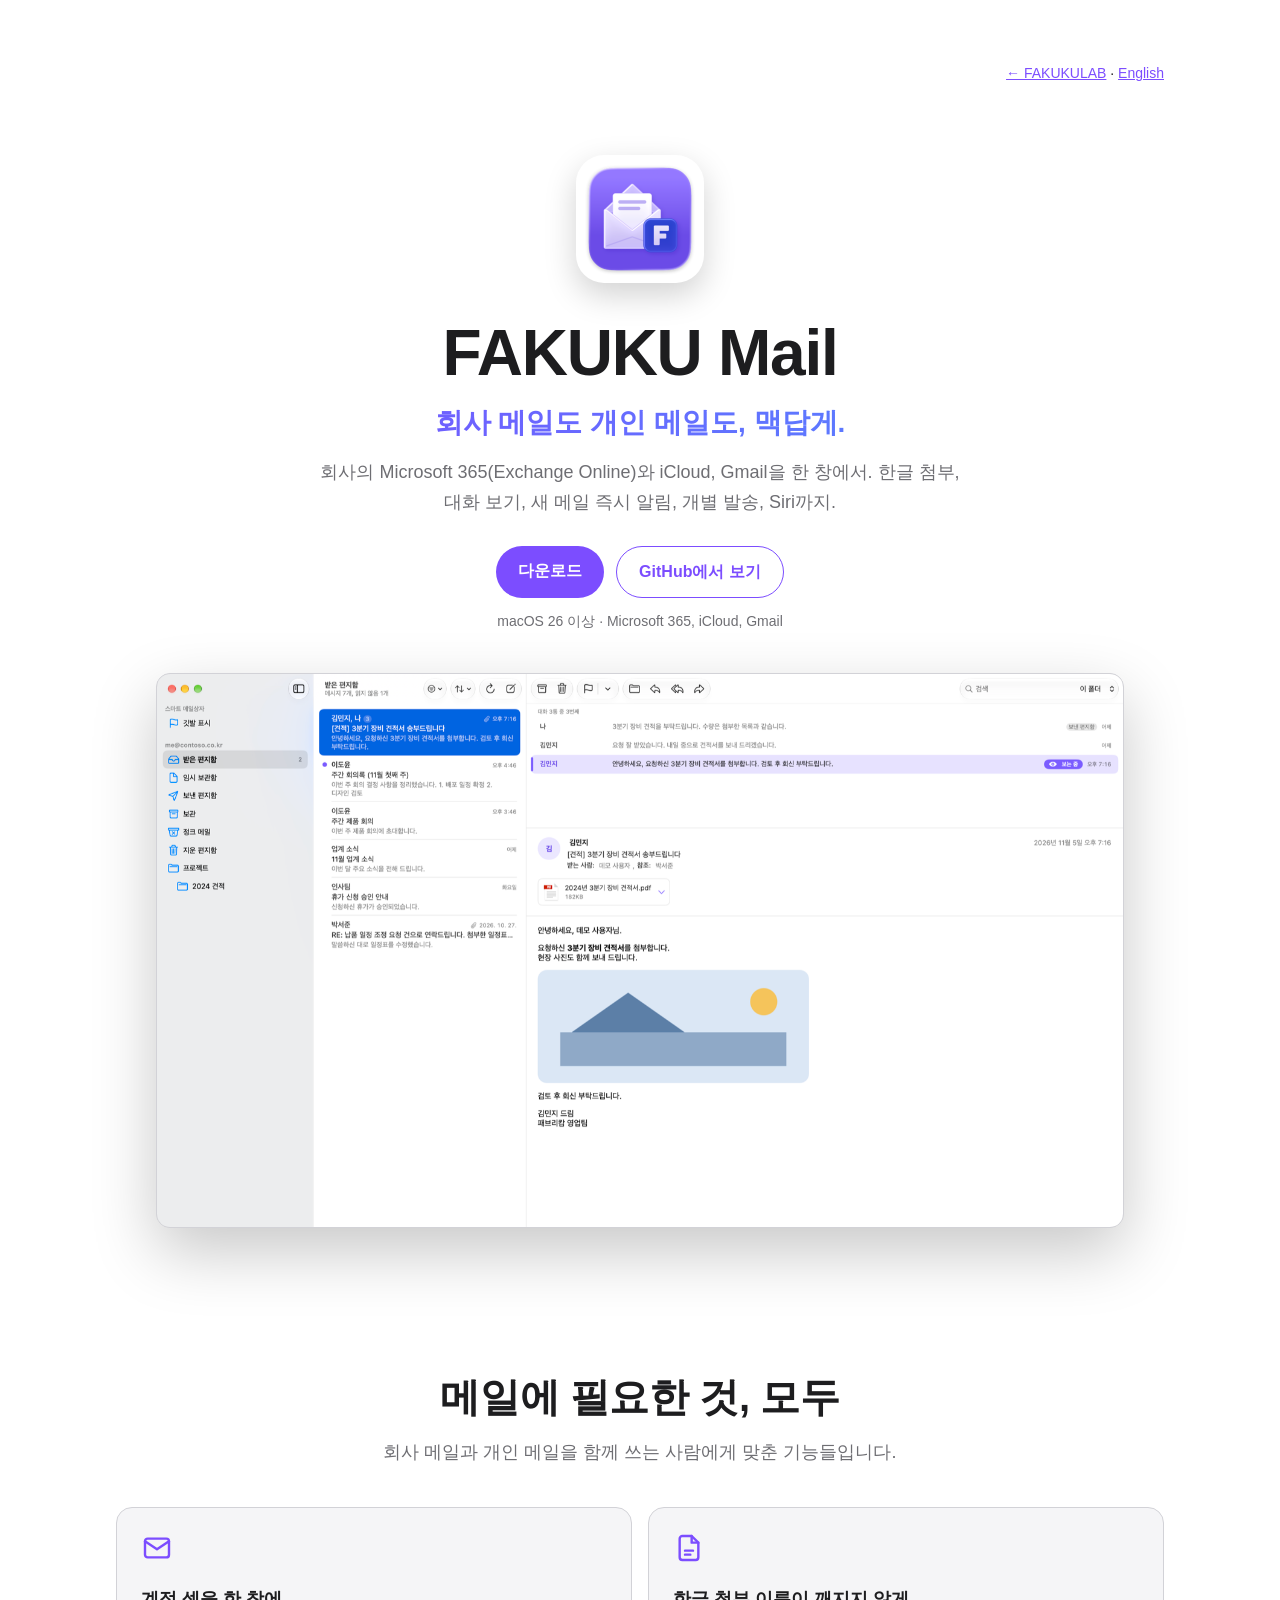
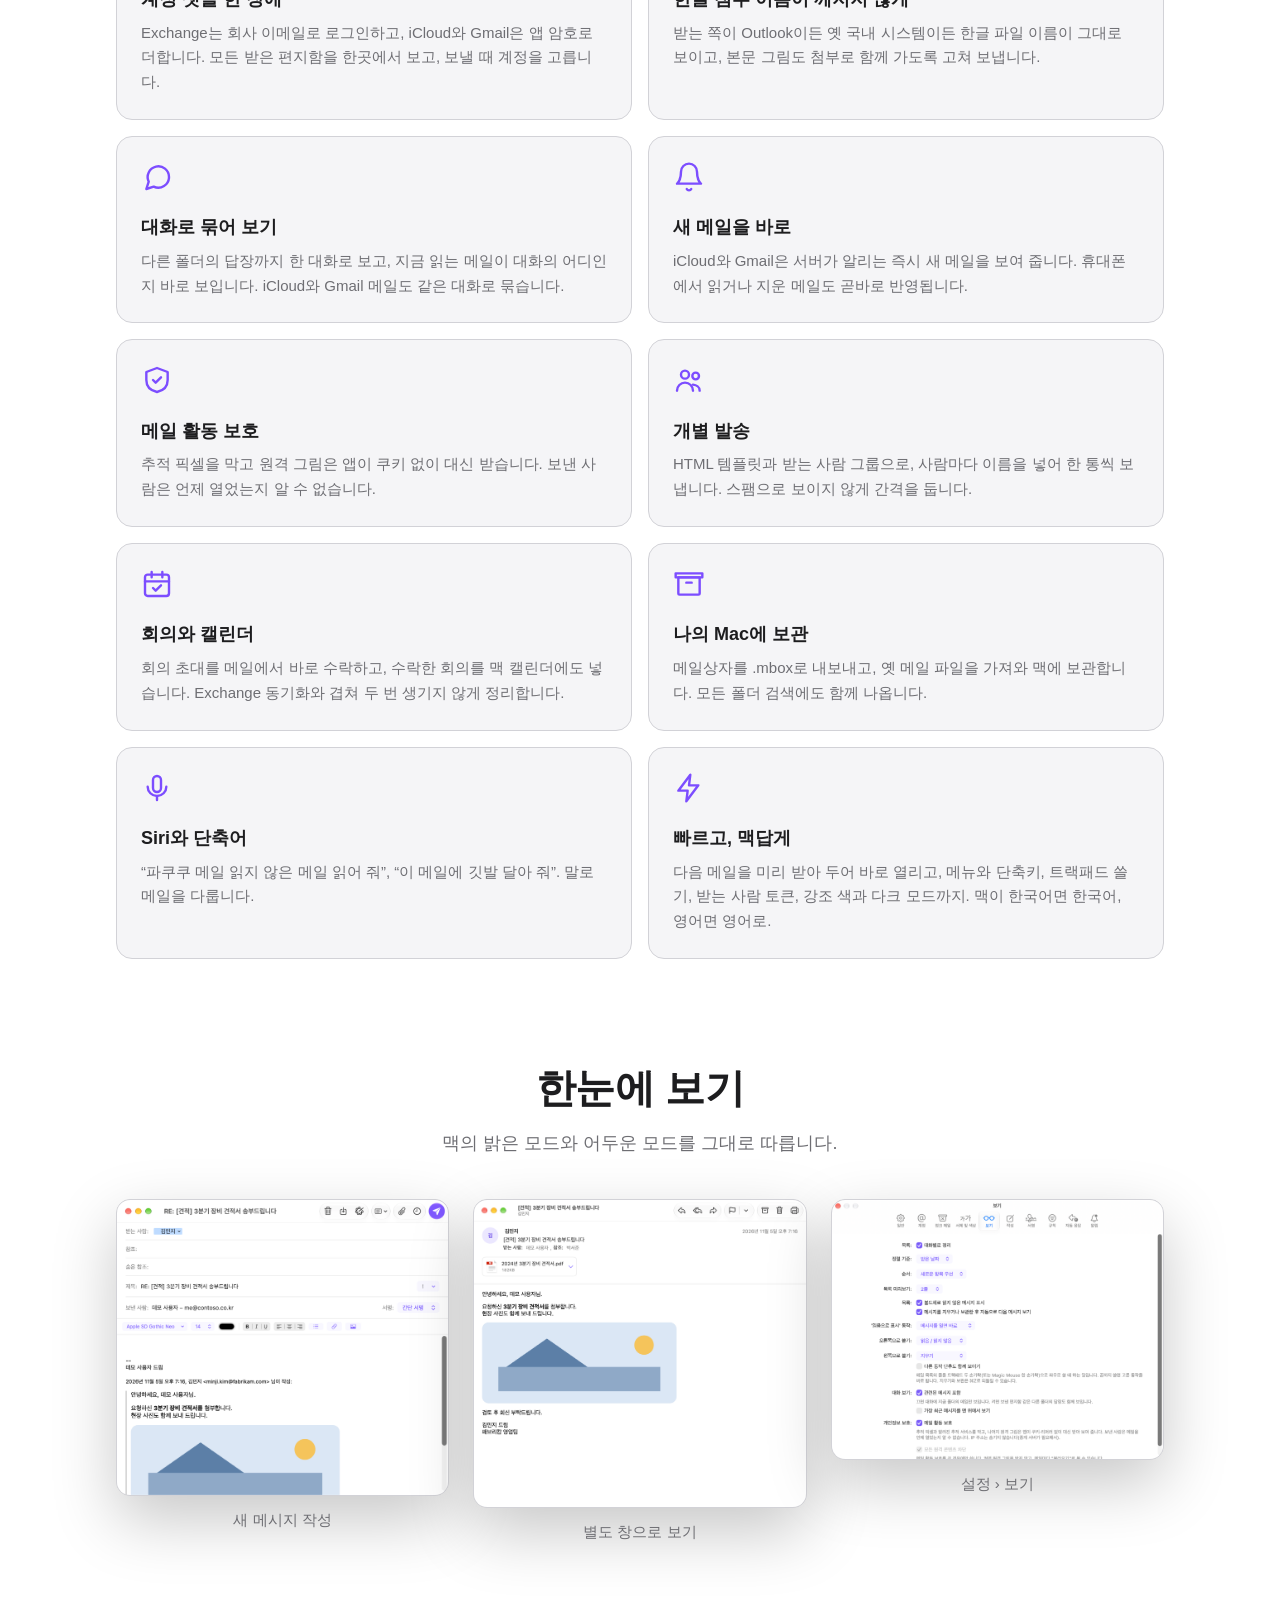
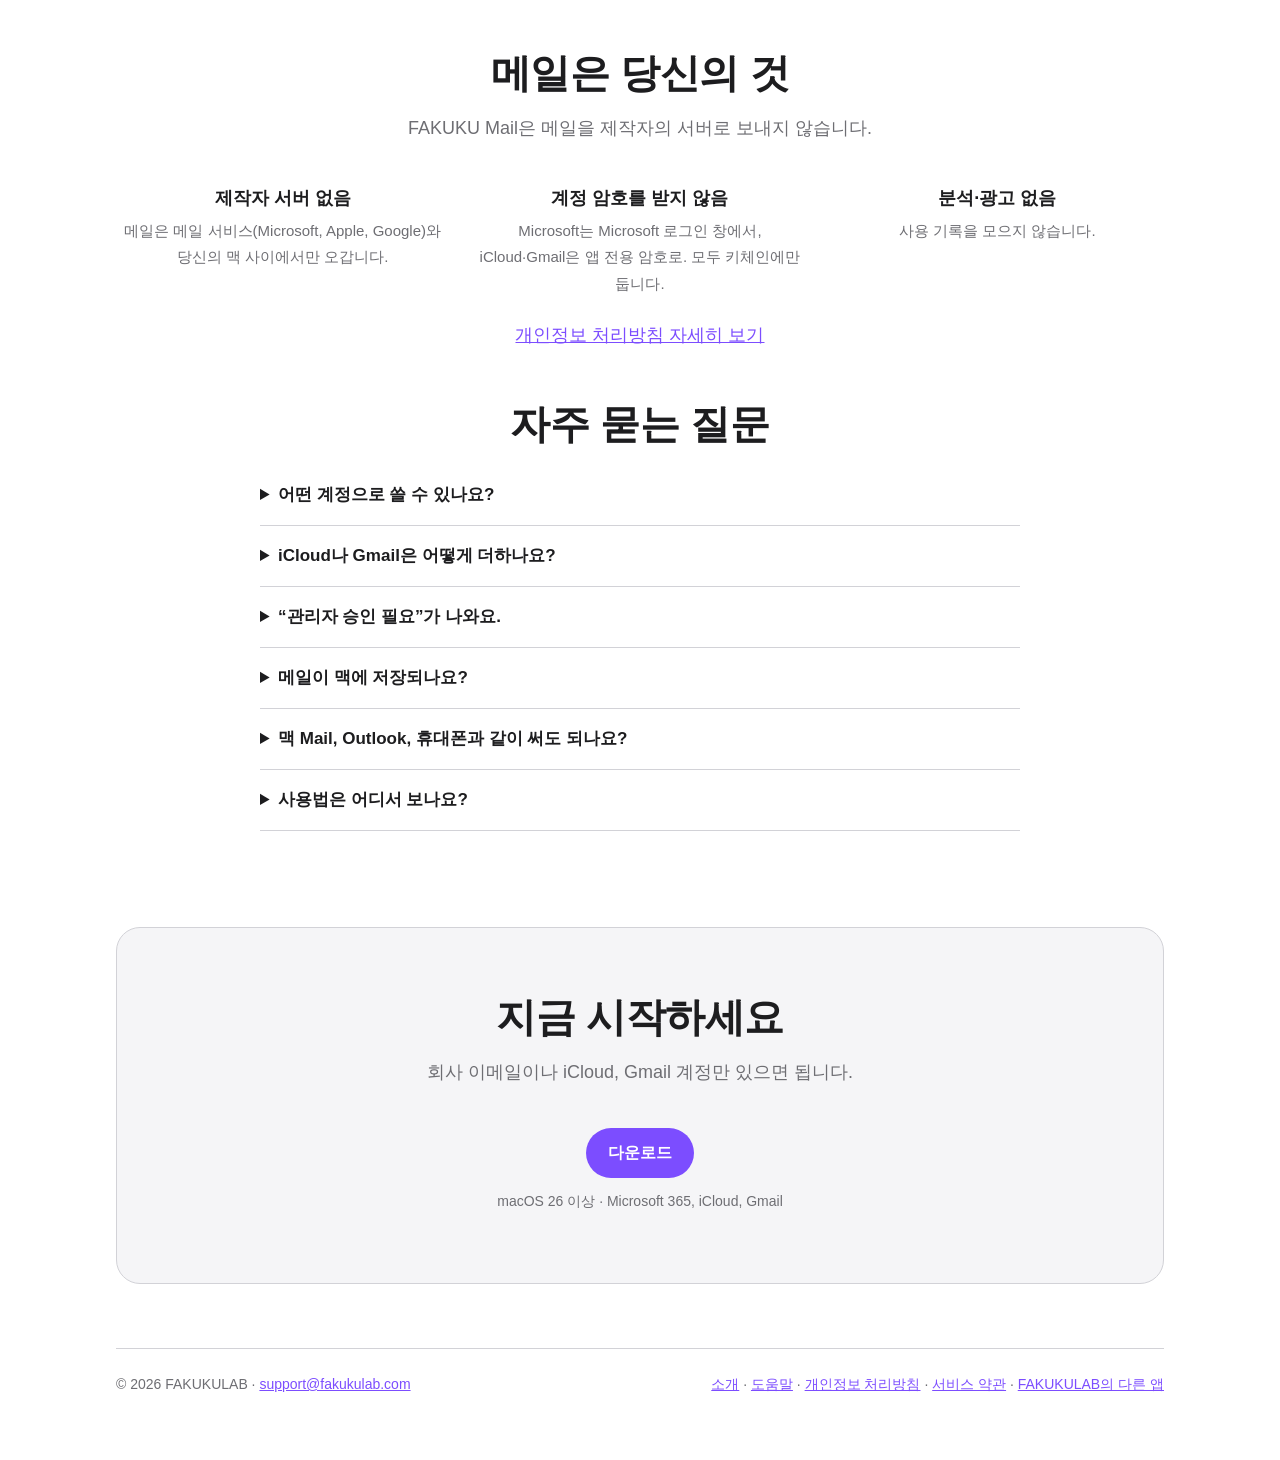
<file: site/index.html>
<!doctype html>
<html lang="ko">
<head>
<meta charset="utf-8">
<meta name="viewport" content="width=device-width, initial-scale=1">
<title>FAKUKU Mail · 회사 메일도 개인 메일도, 맥답게</title>
<meta name="description" content="Microsoft Exchange, iCloud, Gmail을 한 창에서 쓰는 맥 메일 앱">
<meta property="og:title" content="FAKUKU Mail">
<meta property="og:description" content="Microsoft Exchange, iCloud, Gmail을 한 창에서 쓰는 맥 메일 앱">
<meta property="og:image" content="https://mail.fakukulab.com/images/inbox-light.png">
<link rel="icon" href="images/icon.png">
<link rel="canonical" href="https://mail.fakukulab.com/">
<link rel="stylesheet" href="style.css">
</head>
<body>
<main class="page">
  <p class="lang"><a href="https://fakukulab.com/">← FAKUKULAB</a> · <a href="en.html">English</a></p>

  <div class="hero">
    <img class="icon" src="images/icon.png" alt="FAKUKU Mail" onerror="this.onerror=null;this.src=&quot;data:image/svg+xml,%3Csvg xmlns='http://www.w3.org/2000/svg' viewBox='0 0 128 128'%3E%3Crect width='128' height='128' rx='28' fill='%237c4dff'/%3E%3Cpath d='M28 44h72v44H28z' fill='none' stroke='white' stroke-width='6' stroke-linejoin='round'/%3E%3Cpath d='M28 46l36 24 36-24' fill='none' stroke='white' stroke-width='6' stroke-linejoin='round'/%3E%3C/svg%3E&quot;">
    <h1>FAKUKU Mail</h1>
    <p class="tagline">회사 메일도 개인 메일도, 맥답게.</p>
    <p class="lead">회사의 Microsoft 365(Exchange Online)와 iCloud, Gmail을 한 창에서. 한글 첨부, 대화 보기, 새 메일 즉시 알림, 개별 발송, Siri까지.</p>
    <div class="buttons">
      <a class="button" href="https://github.com/fakukulab/fakuku-mail/releases/latest">다운로드</a>
      <a class="button secondary" href="https://github.com/fakukulab/fakuku-mail">GitHub에서 보기</a>
    </div>
    <p class="small">macOS 26 이상 · Microsoft 365, iCloud, Gmail</p>
    <figure>
      <div class="window"><picture>
        <source media="(prefers-color-scheme: dark)" srcset="images/inbox-dark.png">
        <img src="images/inbox-light.png" alt="받은 편지함과 대화 보기" loading="lazy" onerror="this.closest('figure').hidden=true">
      </picture></div>
      
    </figure>
  </div>

  <section>
    <h2>메일에 필요한 것, 모두</h2>
    <p class="sub">회사 메일과 개인 메일을 함께 쓰는 사람에게 맞춘 기능들입니다.</p>
    <div class="grid">
    <div class="card"><svg viewBox="0 0 24 24" aria-hidden="true"><rect x="3" y="5" width="18" height="14" rx="2"/><path d="M3 7l9 6 9-6"/></svg><h3>계정 셋을 한 창에</h3><p>Exchange는 회사 이메일로 로그인하고, iCloud와 Gmail은 앱 암호로 더합니다. 모든 받은 편지함을 한곳에서 보고, 보낼 때 계정을 고릅니다.</p></div>
    <div class="card"><svg viewBox="0 0 24 24" aria-hidden="true"><path d="M14 3H7a2 2 0 0 0-2 2v14a2 2 0 0 0 2 2h10a2 2 0 0 0 2-2V8z"/><path d="M14 3v5h5"/><path d="M9 14h6M9 17h4"/></svg><h3>한글 첨부 이름이 깨지지 않게</h3><p>받는 쪽이 Outlook이든 옛 국내 시스템이든 한글 파일 이름이 그대로 보이고, 본문 그림도 첨부로 함께 가도록 고쳐 보냅니다.</p></div>
    <div class="card"><svg viewBox="0 0 24 24" aria-hidden="true"><path d="M21 12a8 8 0 0 1-11.5 7.2L4 21l1.8-5.5A8 8 0 1 1 21 12z"/></svg><h3>대화로 묶어 보기</h3><p>다른 폴더의 답장까지 한 대화로 보고, 지금 읽는 메일이 대화의 어디인지 바로 보입니다. iCloud와 Gmail 메일도 같은 대화로 묶습니다.</p></div>
    <div class="card"><svg viewBox="0 0 24 24" aria-hidden="true"><path d="M6 8a6 6 0 0 1 12 0c0 7 3 9 3 9H3s3-2 3-9"/><path d="M10.3 21a1.9 1.9 0 0 0 3.4 0"/></svg><h3>새 메일을 바로</h3><p>iCloud와 Gmail은 서버가 알리는 즉시 새 메일을 보여 줍니다. 휴대폰에서 읽거나 지운 메일도 곧바로 반영됩니다.</p></div>
    <div class="card"><svg viewBox="0 0 24 24" aria-hidden="true"><path d="M12 3l8 3v6c0 5-3.5 8-8 9-4.5-1-8-4-8-9V6z"/><path d="M9 12l2 2 4-4"/></svg><h3>메일 활동 보호</h3><p>추적 픽셀을 막고 원격 그림은 앱이 쿠키 없이 대신 받습니다. 보낸 사람은 언제 열었는지 알 수 없습니다.</p></div>
    <div class="card"><svg viewBox="0 0 24 24" aria-hidden="true"><circle cx="9" cy="8" r="3"/><circle cx="17" cy="9" r="2.5"/><path d="M3 20c0-3.3 2.7-6 6-6s6 2.7 6 6"/><path d="M15 15.5c2.5.2 5 1.8 5 4.5"/></svg><h3>개별 발송</h3><p>HTML 템플릿과 받는 사람 그룹으로, 사람마다 이름을 넣어 한 통씩 보냅니다. 스팸으로 보이지 않게 간격을 둡니다.</p></div>
    <div class="card"><svg viewBox="0 0 24 24" aria-hidden="true"><rect x="3" y="5" width="18" height="16" rx="2"/><path d="M3 10h18M8 3v4M16 3v4"/><path d="M9 15l2 2 4-4"/></svg><h3>회의와 캘린더</h3><p>회의 초대를 메일에서 바로 수락하고, 수락한 회의를 맥 캘린더에도 넣습니다. Exchange 동기화와 겹쳐 두 번 생기지 않게 정리합니다.</p></div>
    <div class="card"><svg viewBox="0 0 24 24" aria-hidden="true"><path d="M4 7h16v12a1 1 0 0 1-1 1H5a1 1 0 0 1-1-1z"/><path d="M2 4h20v3H2z"/><path d="M10 11h4"/></svg><h3>나의 Mac에 보관</h3><p>메일상자를 .mbox로 내보내고, 옛 메일 파일을 가져와 맥에 보관합니다. 모든 폴더 검색에도 함께 나옵니다.</p></div>
    <div class="card"><svg viewBox="0 0 24 24" aria-hidden="true"><path d="M12 3a3 3 0 0 0-3 3v6a3 3 0 0 0 6 0V6a3 3 0 0 0-3-3z"/><path d="M19 11a7 7 0 0 1-14 0M12 18v3"/></svg><h3>Siri와 단축어</h3><p>“파쿠쿠 메일 읽지 않은 메일 읽어 줘”, “이 메일에 깃발 달아 줘”. 말로 메일을 다룹니다.</p></div>
    <div class="card"><svg viewBox="0 0 24 24" aria-hidden="true"><path d="M13 2L4 14h7l-1 8 9-12h-7z"/></svg><h3>빠르고, 맥답게</h3><p>다음 메일을 미리 받아 두어 바로 열리고, 메뉴와 단축키, 트랙패드 쓸기, 받는 사람 토큰, 강조 색과 다크 모드까지. 맥이 한국어면 한국어, 영어면 영어로.</p></div>
    </div>
  </section>

  <section>
    <h2>한눈에 보기</h2>
    <p class="sub">맥의 밝은 모드와 어두운 모드를 그대로 따릅니다.</p>
    <div class="shots">
    <figure>
      <div class="window"><picture>
        <source media="(prefers-color-scheme: dark)" srcset="images/compose-dark.png">
        <img src="images/compose-light.png" alt="새 메시지 작성" loading="lazy" onerror="this.closest('figure').hidden=true">
      </picture></div>
      <figcaption>새 메시지 작성</figcaption>
    </figure>
    <figure>
      <div class="window"><picture>
        <source media="(prefers-color-scheme: dark)" srcset="images/message-dark.png">
        <img src="images/message-light.png" alt="별도 창으로 보기" loading="lazy" onerror="this.closest('figure').hidden=true">
      </picture></div>
      <figcaption>별도 창으로 보기</figcaption>
    </figure>
    <figure>
      <div class="window"><picture>
        <source media="(prefers-color-scheme: dark)" srcset="images/settings-viewing-dark.png">
        <img src="images/settings-viewing-light.png" alt="설정 › 보기" loading="lazy" onerror="this.closest('figure').hidden=true">
      </picture></div>
      <figcaption>설정 › 보기</figcaption>
    </figure>
    </div>
  </section>

  <section>
    <h2>메일은 당신의 것</h2>
    <p class="sub">FAKUKU Mail은 메일을 제작자의 서버로 보내지 않습니다.</p>
    <div class="points">
      <div><strong>제작자 서버 없음</strong><span>메일은 메일 서비스(Microsoft, Apple, Google)와 당신의 맥 사이에서만 오갑니다.</span></div>
      <div><strong>계정 암호를 받지 않음</strong><span>Microsoft는 Microsoft 로그인 창에서, iCloud·Gmail은 앱 전용 암호로. 모두 키체인에만 둡니다.</span></div>
      <div><strong>분석·광고 없음</strong><span>사용 기록을 모으지 않습니다.</span></div>
    </div>
    <p class="sub" style="margin-top:24px"><a href="privacy.html">개인정보 처리방침 자세히 보기</a></p>
  </section>

  <section class="faq">
    <h2>자주 묻는 질문</h2>
      <details><summary>어떤 계정으로 쓸 수 있나요?</summary><p>Microsoft 365의 회사·학교 계정(Exchange Online), iCloud 메일, Gmail입니다. 여러 계정을 함께 더해 한 창에서 씁니다. 네이버 메일 같은 다른 메일은 아직 지원하지 않습니다.</p></details>
      <details><summary>iCloud나 Gmail은 어떻게 더하나요?</summary><p>계정 암호 대신 “앱 암호”를 씁니다. iCloud는 Apple 계정 &gt; 로그인 및 보안 &gt; 앱 암호, Gmail은 2단계 인증을 켠 뒤 Google 계정 &gt; 보안 &gt; 앱 비밀번호에서 만들고, 설정 &gt; 계정 &gt; +에서 넣습니다. 자세한 방법은 <a href="help.html#start">도움말</a>에 있습니다.</p></details>
      <details><summary>“관리자 승인 필요”가 나와요.</summary><p>회사에 따라 처음 쓰는 앱은 IT 관리자의 승인이 한 번 필요합니다. 로그인 화면의 “관리자 승인 링크 복사”로 링크를 관리자에게 보내 주세요. 한 번 승인되면 회사 직원 모두 바로 쓸 수 있습니다.</p></details>
      <details><summary>메일이 맥에 저장되나요?</summary><p>메일은 각 서비스의 서버에 있습니다. 오프라인에서도 보이도록 최근 메일의 사본만 맥에 두고, 계정을 빼면 지웁니다. 직접 가져온 메일상자는 “나의 Mac에”에 보관됩니다.</p></details>
      <details><summary>맥 Mail, Outlook, 휴대폰과 같이 써도 되나요?</summary><p>네. 모두 같은 서버의 메일을 보므로 읽음, 깃발, 폴더가 어디서든 같게 보입니다.</p></details>
      <details><summary>사용법은 어디서 보나요?</summary><p>앱의 도움말 &gt; FAKUKU Mail 도움말(⌘?) 또는 <a href="help.html">도움말 페이지</a>에서 계정 추가, 단축키, 문제 해결을 볼 수 있습니다.</p></details>
  </section>

  <section class="cta">
    <h2>지금 시작하세요</h2>
    <p class="sub">회사 이메일이나 iCloud, Gmail 계정만 있으면 됩니다.</p>
    <div class="buttons"><a class="button" href="https://github.com/fakukulab/fakuku-mail/releases/latest">다운로드</a></div>
    <p class="small">macOS 26 이상 · Microsoft 365, iCloud, Gmail</p>
  </section>

  <footer class="site"><div>© 2026 FAKUKULAB · <a href="mailto:support@fakukulab.com">support@fakukulab.com</a></div><div><a href="index.html">소개</a> · <a href="help.html">도움말</a> · <a href="privacy.html">개인정보 처리방침</a> · <a href="terms.html">서비스 약관</a> · <a href="https://fakukulab.com/">FAKUKULAB의 다른 앱</a></div></footer>
</main>
<script>
  // 스크린샷(site/images, tools/site-shots.sh)이 아직 없으면 그 구역을 숨긴다.
  window.addEventListener("load", () => {
    document.querySelectorAll(".shots").forEach((box) => {
      if (![...box.querySelectorAll("figure")].some((f) => !f.hidden)) box.closest("section").hidden = true;
    });
  });
</script>
</body>
</html>
</file>
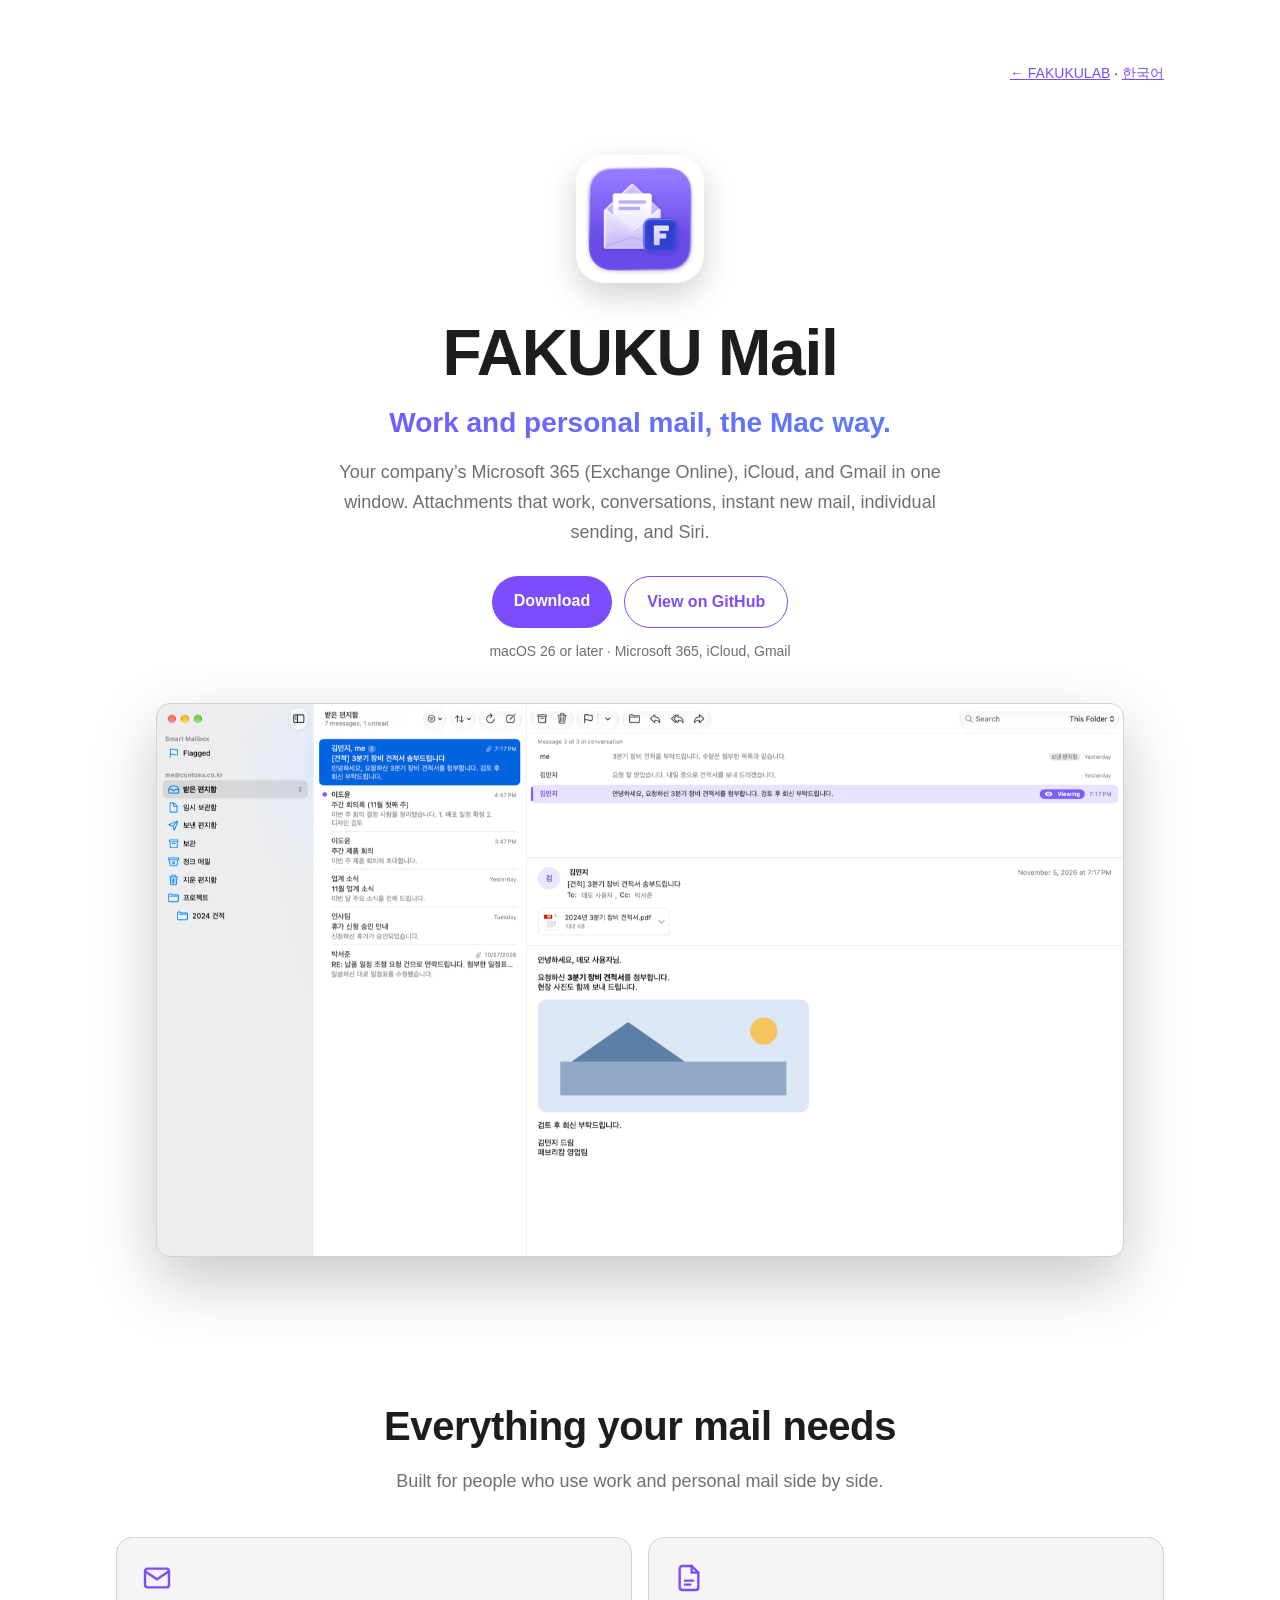
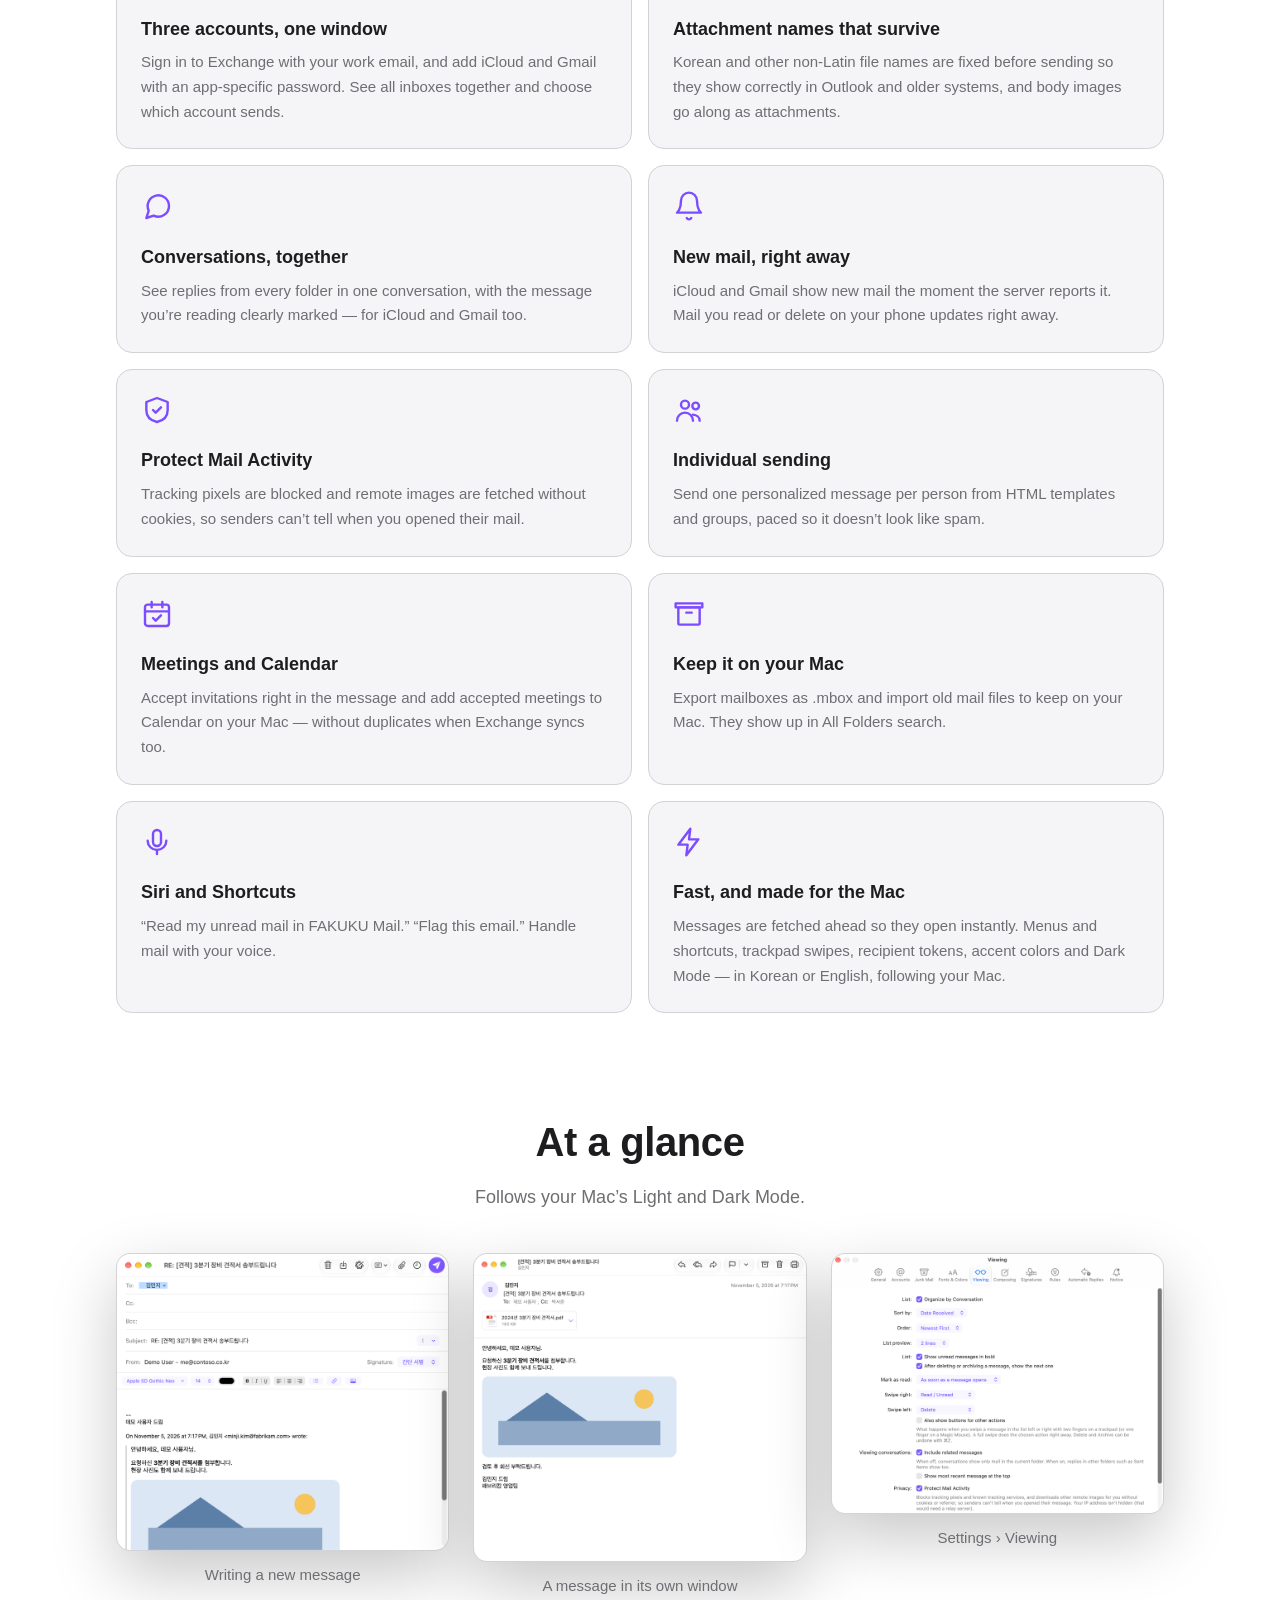
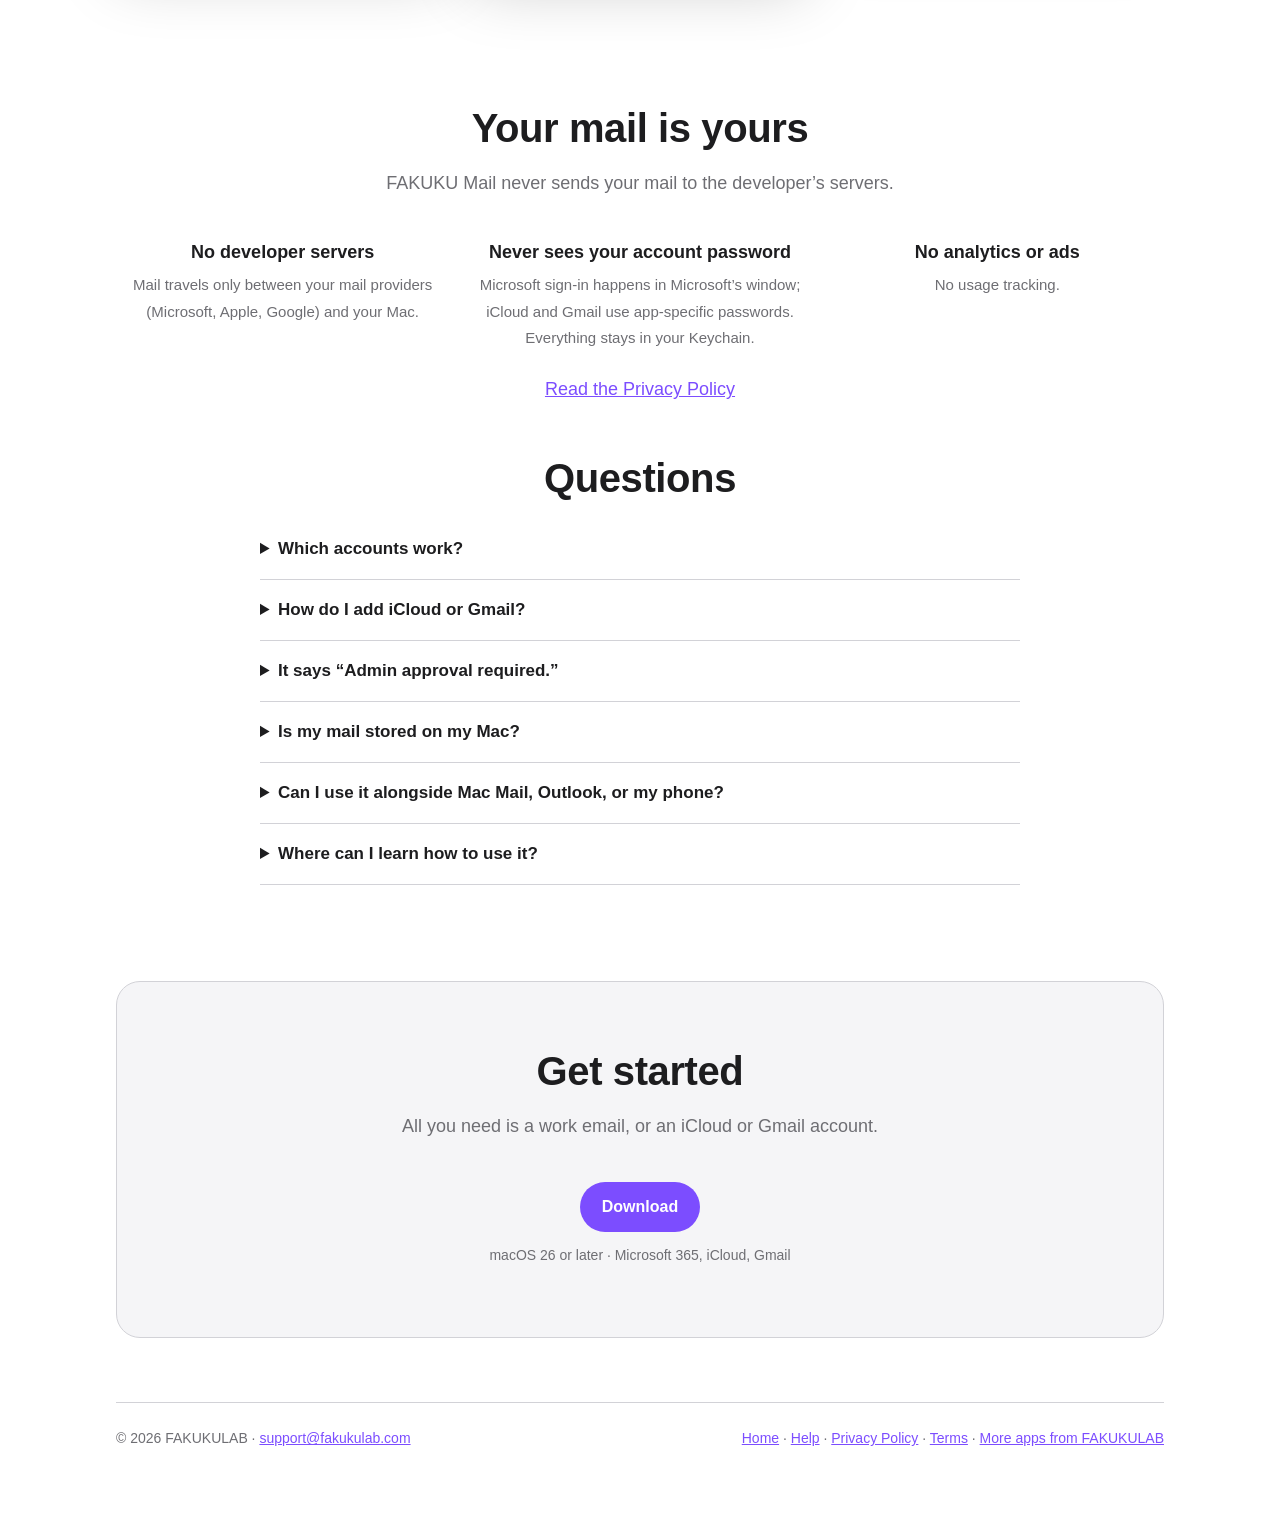
<file: site/en.html>
<!doctype html>
<html lang="en">
<head>
<meta charset="utf-8">
<meta name="viewport" content="width=device-width, initial-scale=1">
<title>FAKUKU Mail · Work and personal mail, the Mac way</title>
<meta name="description" content="A native macOS mail app for Microsoft Exchange, iCloud, and Gmail in one window">
<meta property="og:title" content="FAKUKU Mail">
<meta property="og:description" content="A native macOS mail app for Microsoft Exchange Online">
<meta property="og:image" content="https://mail.fakukulab.com/images/en/inbox-light.png">
<link rel="icon" href="images/icon.png">
<link rel="canonical" href="https://mail.fakukulab.com/en.html">
<link rel="stylesheet" href="style.css">
</head>
<body>
<main class="page">
  <p class="lang"><a href="https://fakukulab.com/">← FAKUKULAB</a> · <a href="index.html">한국어</a></p>

  <div class="hero">
    <img class="icon" src="images/icon.png" alt="FAKUKU Mail" onerror="this.onerror=null;this.src=&quot;data:image/svg+xml,%3Csvg xmlns='http://www.w3.org/2000/svg' viewBox='0 0 128 128'%3E%3Crect width='128' height='128' rx='28' fill='%237c4dff'/%3E%3Cpath d='M28 44h72v44H28z' fill='none' stroke='white' stroke-width='6' stroke-linejoin='round'/%3E%3Cpath d='M28 46l36 24 36-24' fill='none' stroke='white' stroke-width='6' stroke-linejoin='round'/%3E%3C/svg%3E&quot;">
    <h1>FAKUKU Mail</h1>
    <p class="tagline">Work and personal mail, the Mac way.</p>
    <p class="lead">Your company’s Microsoft 365 (Exchange Online), iCloud, and Gmail in one window. Attachments that work, conversations, instant new mail, individual sending, and Siri.</p>
    <div class="buttons">
      <a class="button" href="https://github.com/fakukulab/fakuku-mail/releases/latest">Download</a>
      <a class="button secondary" href="https://github.com/fakukulab/fakuku-mail">View on GitHub</a>
    </div>
    <p class="small">macOS 26 or later · Microsoft 365, iCloud, Gmail</p>
    <figure>
      <div class="window"><picture>
        <source media="(prefers-color-scheme: dark)" srcset="images/en/inbox-dark.png">
        <img src="images/en/inbox-light.png" alt="Inbox and conversations" loading="lazy" onerror="this.closest('figure').hidden=true">
      </picture></div>
      
    </figure>
  </div>

  <section>
    <h2>Everything your mail needs</h2>
    <p class="sub">Built for people who use work and personal mail side by side.</p>
    <div class="grid">
    <div class="card"><svg viewBox="0 0 24 24" aria-hidden="true"><rect x="3" y="5" width="18" height="14" rx="2"/><path d="M3 7l9 6 9-6"/></svg><h3>Three accounts, one window</h3><p>Sign in to Exchange with your work email, and add iCloud and Gmail with an app-specific password. See all inboxes together and choose which account sends.</p></div>
    <div class="card"><svg viewBox="0 0 24 24" aria-hidden="true"><path d="M14 3H7a2 2 0 0 0-2 2v14a2 2 0 0 0 2 2h10a2 2 0 0 0 2-2V8z"/><path d="M14 3v5h5"/><path d="M9 14h6M9 17h4"/></svg><h3>Attachment names that survive</h3><p>Korean and other non-Latin file names are fixed before sending so they show correctly in Outlook and older systems, and body images go along as attachments.</p></div>
    <div class="card"><svg viewBox="0 0 24 24" aria-hidden="true"><path d="M21 12a8 8 0 0 1-11.5 7.2L4 21l1.8-5.5A8 8 0 1 1 21 12z"/></svg><h3>Conversations, together</h3><p>See replies from every folder in one conversation, with the message you’re reading clearly marked — for iCloud and Gmail too.</p></div>
    <div class="card"><svg viewBox="0 0 24 24" aria-hidden="true"><path d="M6 8a6 6 0 0 1 12 0c0 7 3 9 3 9H3s3-2 3-9"/><path d="M10.3 21a1.9 1.9 0 0 0 3.4 0"/></svg><h3>New mail, right away</h3><p>iCloud and Gmail show new mail the moment the server reports it. Mail you read or delete on your phone updates right away.</p></div>
    <div class="card"><svg viewBox="0 0 24 24" aria-hidden="true"><path d="M12 3l8 3v6c0 5-3.5 8-8 9-4.5-1-8-4-8-9V6z"/><path d="M9 12l2 2 4-4"/></svg><h3>Protect Mail Activity</h3><p>Tracking pixels are blocked and remote images are fetched without cookies, so senders can’t tell when you opened their mail.</p></div>
    <div class="card"><svg viewBox="0 0 24 24" aria-hidden="true"><circle cx="9" cy="8" r="3"/><circle cx="17" cy="9" r="2.5"/><path d="M3 20c0-3.3 2.7-6 6-6s6 2.7 6 6"/><path d="M15 15.5c2.5.2 5 1.8 5 4.5"/></svg><h3>Individual sending</h3><p>Send one personalized message per person from HTML templates and groups, paced so it doesn’t look like spam.</p></div>
    <div class="card"><svg viewBox="0 0 24 24" aria-hidden="true"><rect x="3" y="5" width="18" height="16" rx="2"/><path d="M3 10h18M8 3v4M16 3v4"/><path d="M9 15l2 2 4-4"/></svg><h3>Meetings and Calendar</h3><p>Accept invitations right in the message and add accepted meetings to Calendar on your Mac — without duplicates when Exchange syncs too.</p></div>
    <div class="card"><svg viewBox="0 0 24 24" aria-hidden="true"><path d="M4 7h16v12a1 1 0 0 1-1 1H5a1 1 0 0 1-1-1z"/><path d="M2 4h20v3H2z"/><path d="M10 11h4"/></svg><h3>Keep it on your Mac</h3><p>Export mailboxes as .mbox and import old mail files to keep on your Mac. They show up in All Folders search.</p></div>
    <div class="card"><svg viewBox="0 0 24 24" aria-hidden="true"><path d="M12 3a3 3 0 0 0-3 3v6a3 3 0 0 0 6 0V6a3 3 0 0 0-3-3z"/><path d="M19 11a7 7 0 0 1-14 0M12 18v3"/></svg><h3>Siri and Shortcuts</h3><p>“Read my unread mail in FAKUKU Mail.” “Flag this email.” Handle mail with your voice.</p></div>
    <div class="card"><svg viewBox="0 0 24 24" aria-hidden="true"><path d="M13 2L4 14h7l-1 8 9-12h-7z"/></svg><h3>Fast, and made for the Mac</h3><p>Messages are fetched ahead so they open instantly. Menus and shortcuts, trackpad swipes, recipient tokens, accent colors and Dark Mode — in Korean or English, following your Mac.</p></div>
    </div>
  </section>

  <section>
    <h2>At a glance</h2>
    <p class="sub">Follows your Mac’s Light and Dark Mode.</p>
    <div class="shots">
    <figure>
      <div class="window"><picture>
        <source media="(prefers-color-scheme: dark)" srcset="images/en/compose-dark.png">
        <img src="images/en/compose-light.png" alt="Writing a new message" loading="lazy" onerror="this.closest('figure').hidden=true">
      </picture></div>
      <figcaption>Writing a new message</figcaption>
    </figure>
    <figure>
      <div class="window"><picture>
        <source media="(prefers-color-scheme: dark)" srcset="images/en/message-dark.png">
        <img src="images/en/message-light.png" alt="A message in its own window" loading="lazy" onerror="this.closest('figure').hidden=true">
      </picture></div>
      <figcaption>A message in its own window</figcaption>
    </figure>
    <figure>
      <div class="window"><picture>
        <source media="(prefers-color-scheme: dark)" srcset="images/en/settings-viewing-dark.png">
        <img src="images/en/settings-viewing-light.png" alt="Settings › Viewing" loading="lazy" onerror="this.closest('figure').hidden=true">
      </picture></div>
      <figcaption>Settings › Viewing</figcaption>
    </figure>
    </div>
  </section>

  <section>
    <h2>Your mail is yours</h2>
    <p class="sub">FAKUKU Mail never sends your mail to the developer’s servers.</p>
    <div class="points">
      <div><strong>No developer servers</strong><span>Mail travels only between your mail providers (Microsoft, Apple, Google) and your Mac.</span></div>
      <div><strong>Never sees your account password</strong><span>Microsoft sign-in happens in Microsoft’s window; iCloud and Gmail use app-specific passwords. Everything stays in your Keychain.</span></div>
      <div><strong>No analytics or ads</strong><span>No usage tracking.</span></div>
    </div>
    <p class="sub" style="margin-top:24px"><a href="privacy.html">Read the Privacy Policy</a></p>
  </section>

  <section class="faq">
    <h2>Questions</h2>
      <details><summary>Which accounts work?</summary><p>Microsoft 365 work or school accounts (Exchange Online), iCloud Mail, and Gmail. Add several and use them in one window. Other providers aren’t supported yet.</p></details>
      <details><summary>How do I add iCloud or Gmail?</summary><p>Use an app-specific password instead of your account password. For iCloud, create one in Apple Account &gt; Sign-In and Security &gt; App-Specific Passwords; for Gmail, turn on 2-Step Verification and create one in Google Account &gt; Security &gt; App passwords. Then add it in Settings &gt; Accounts &gt; +. See <a href="help-en.html#start">Help</a> for details.</p></details>
      <details><summary>It says “Admin approval required.”</summary><p>Some organizations require an IT administrator to approve a new app once. Use “Copy Admin Approval Link” on the sign-in screen and send it to your administrator; after that, everyone in your organization can sign in.</p></details>
      <details><summary>Is my mail stored on my Mac?</summary><p>Mail stays on each provider’s server. A copy of recent mail is kept for offline reading and removed when you remove the account. Mailboxes you import are kept under “On My Mac”.</p></details>
      <details><summary>Can I use it alongside Mac Mail, Outlook, or my phone?</summary><p>Yes. They all see the same mail on the server, so read status, flags, and folders match everywhere.</p></details>
      <details><summary>Where can I learn how to use it?</summary><p>Choose Help &gt; FAKUKU Mail Help (⌘?) in the app, or visit the <a href="help-en.html">Help page</a> for accounts, shortcuts, and troubleshooting.</p></details>
  </section>

  <section class="cta">
    <h2>Get started</h2>
    <p class="sub">All you need is a work email, or an iCloud or Gmail account.</p>
    <div class="buttons"><a class="button" href="https://github.com/fakukulab/fakuku-mail/releases/latest">Download</a></div>
    <p class="small">macOS 26 or later · Microsoft 365, iCloud, Gmail</p>
  </section>

  <footer class="site"><div>© 2026 FAKUKULAB · <a href="mailto:support@fakukulab.com">support@fakukulab.com</a></div><div><a href="en.html">Home</a> · <a href="help-en.html">Help</a> · <a href="privacy.html">Privacy Policy</a> · <a href="terms.html">Terms</a> · <a href="https://fakukulab.com/">More apps from FAKUKULAB</a></div></footer>
</main>
<script>
  // 스크린샷(site/images, tools/site-shots.sh)이 아직 없으면 그 구역을 숨긴다.
  window.addEventListener("load", () => {
    document.querySelectorAll(".shots").forEach((box) => {
      if (![...box.querySelectorAll("figure")].some((f) => !f.hidden)) box.closest("section").hidden = true;
    });
  });
</script>
</body>
</html>
</file>
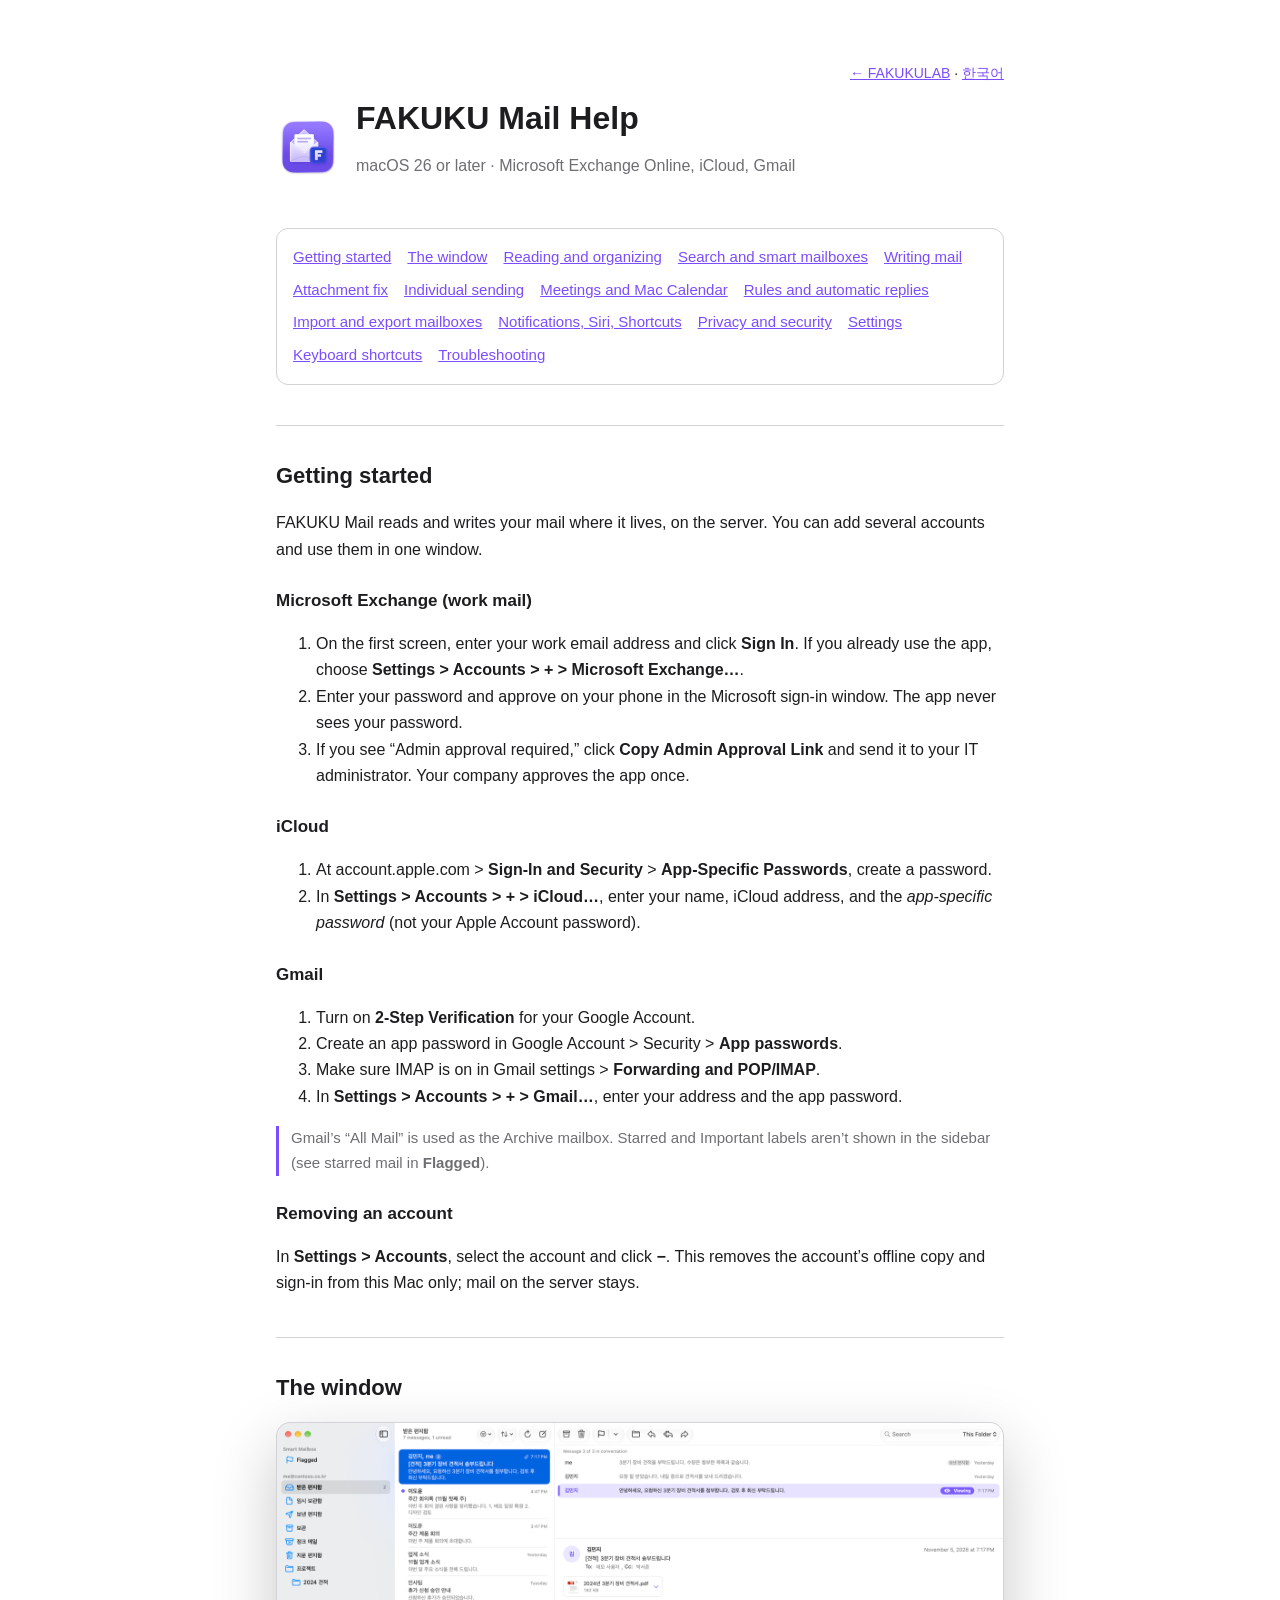
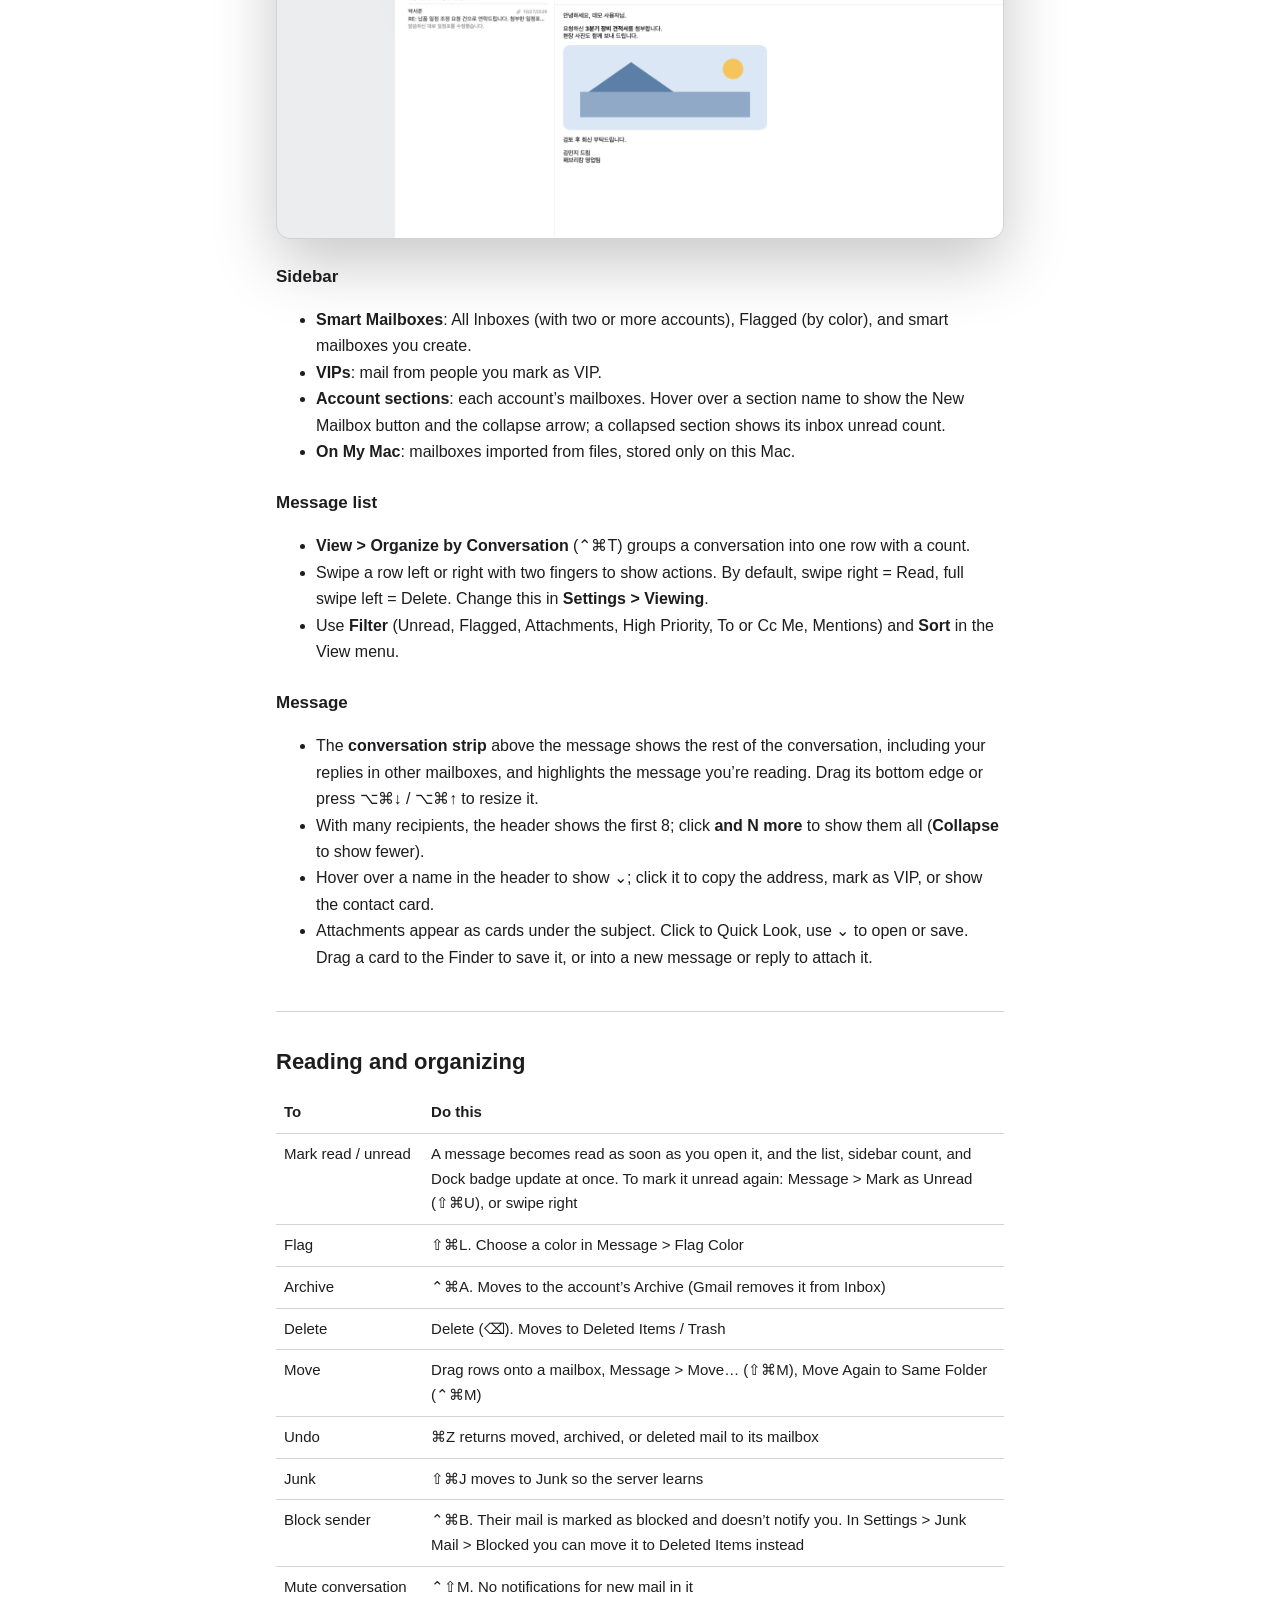
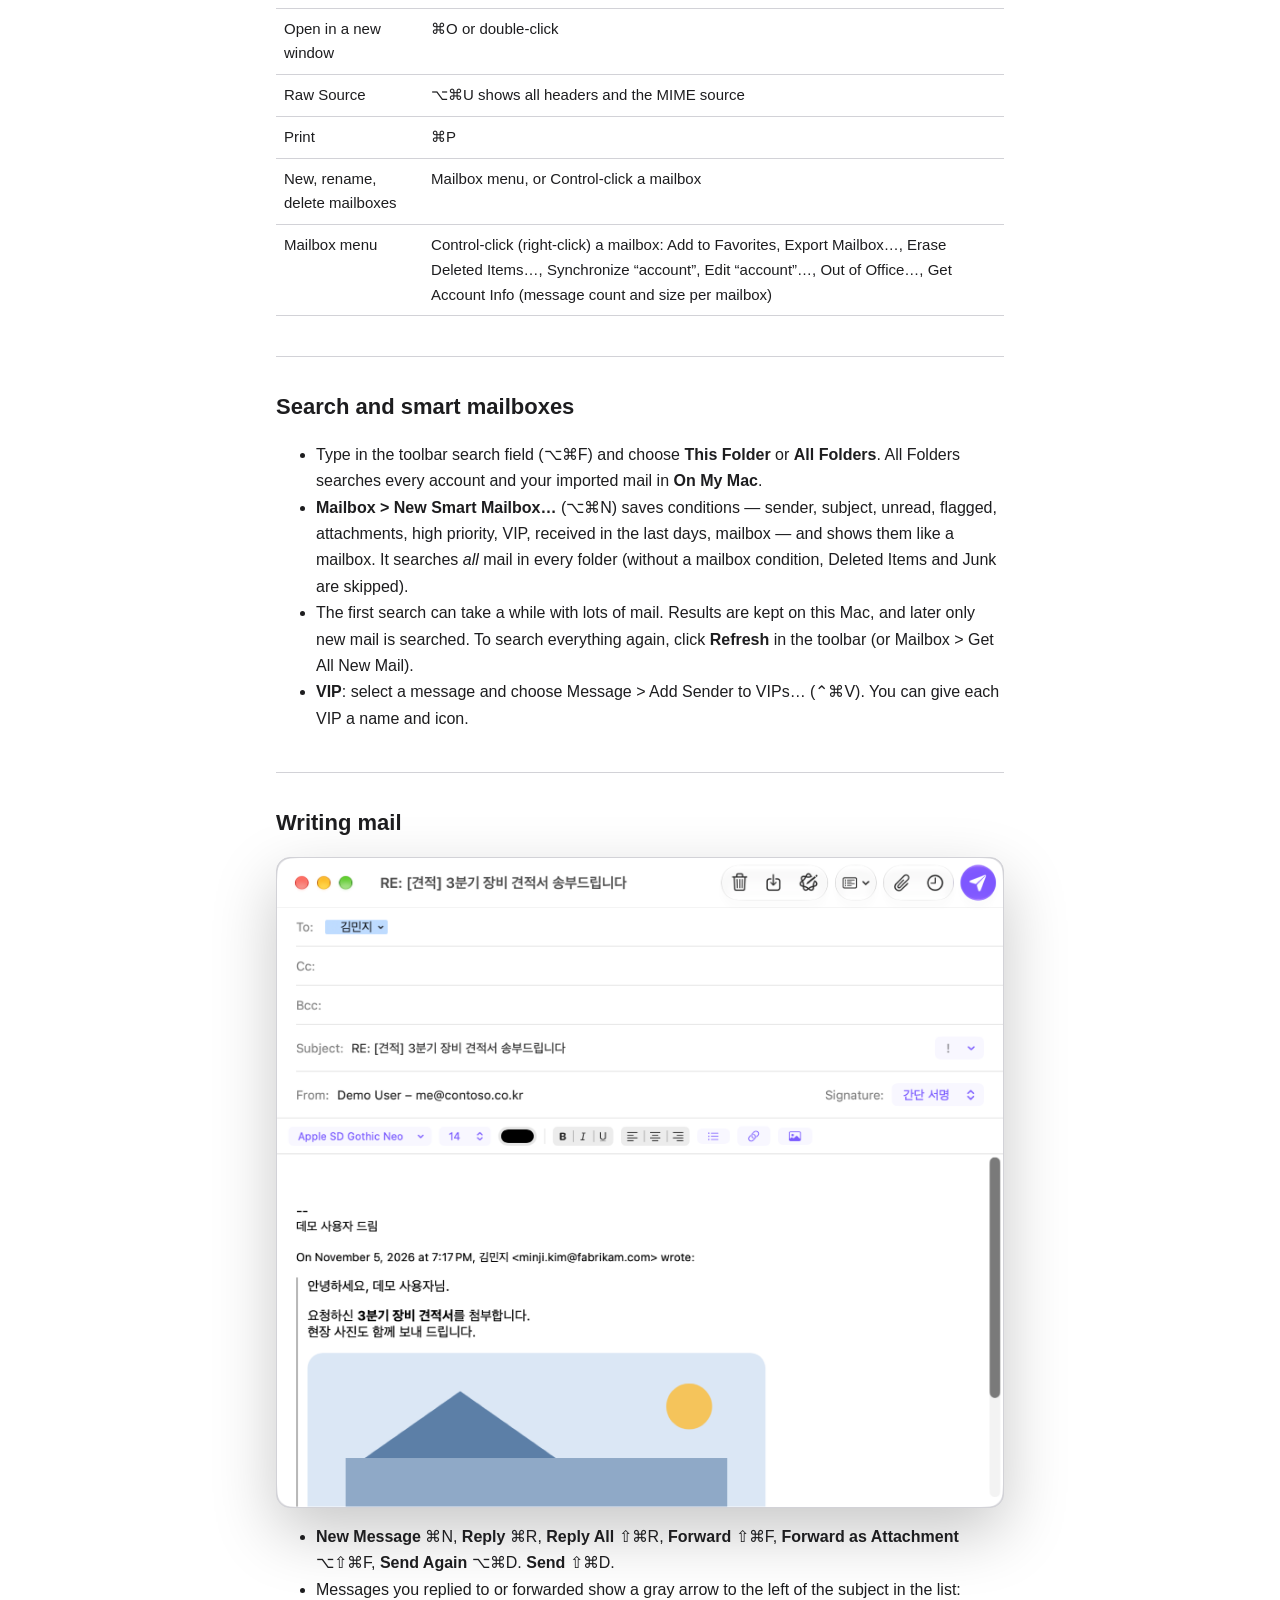
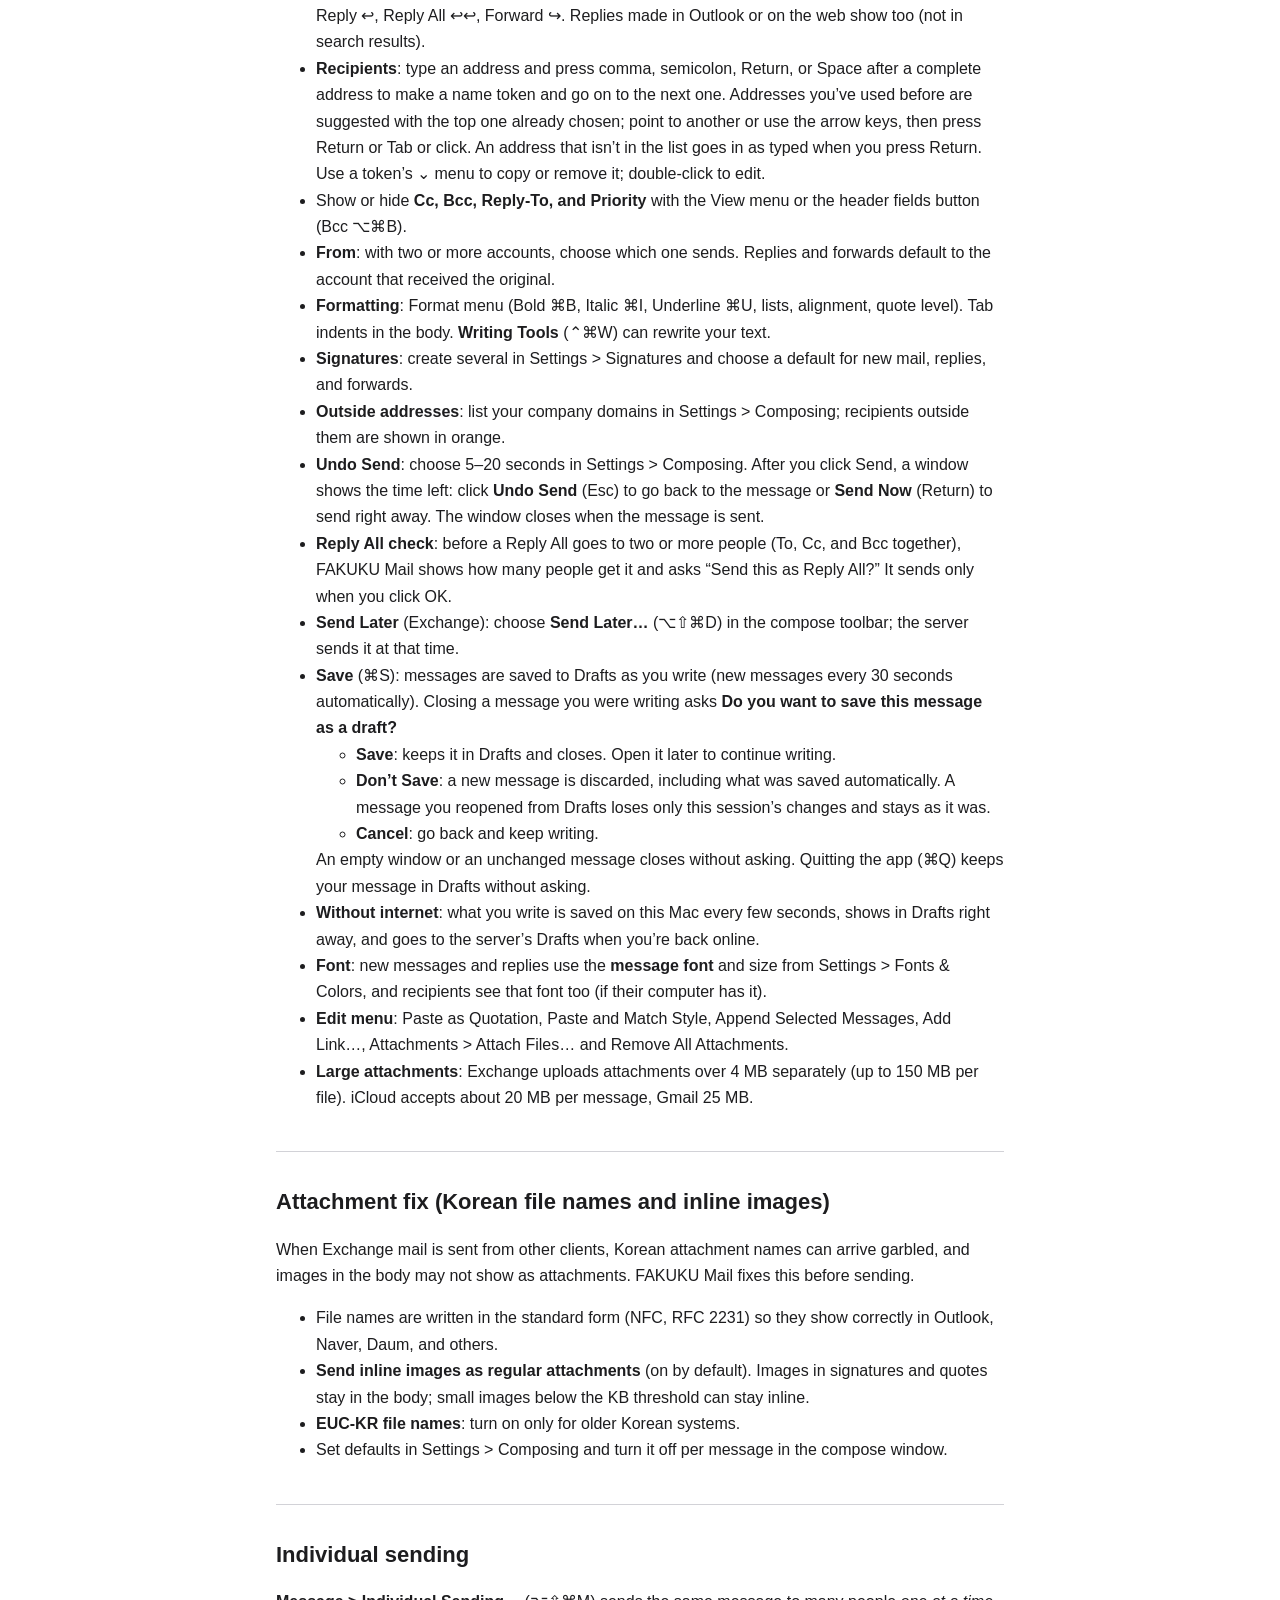
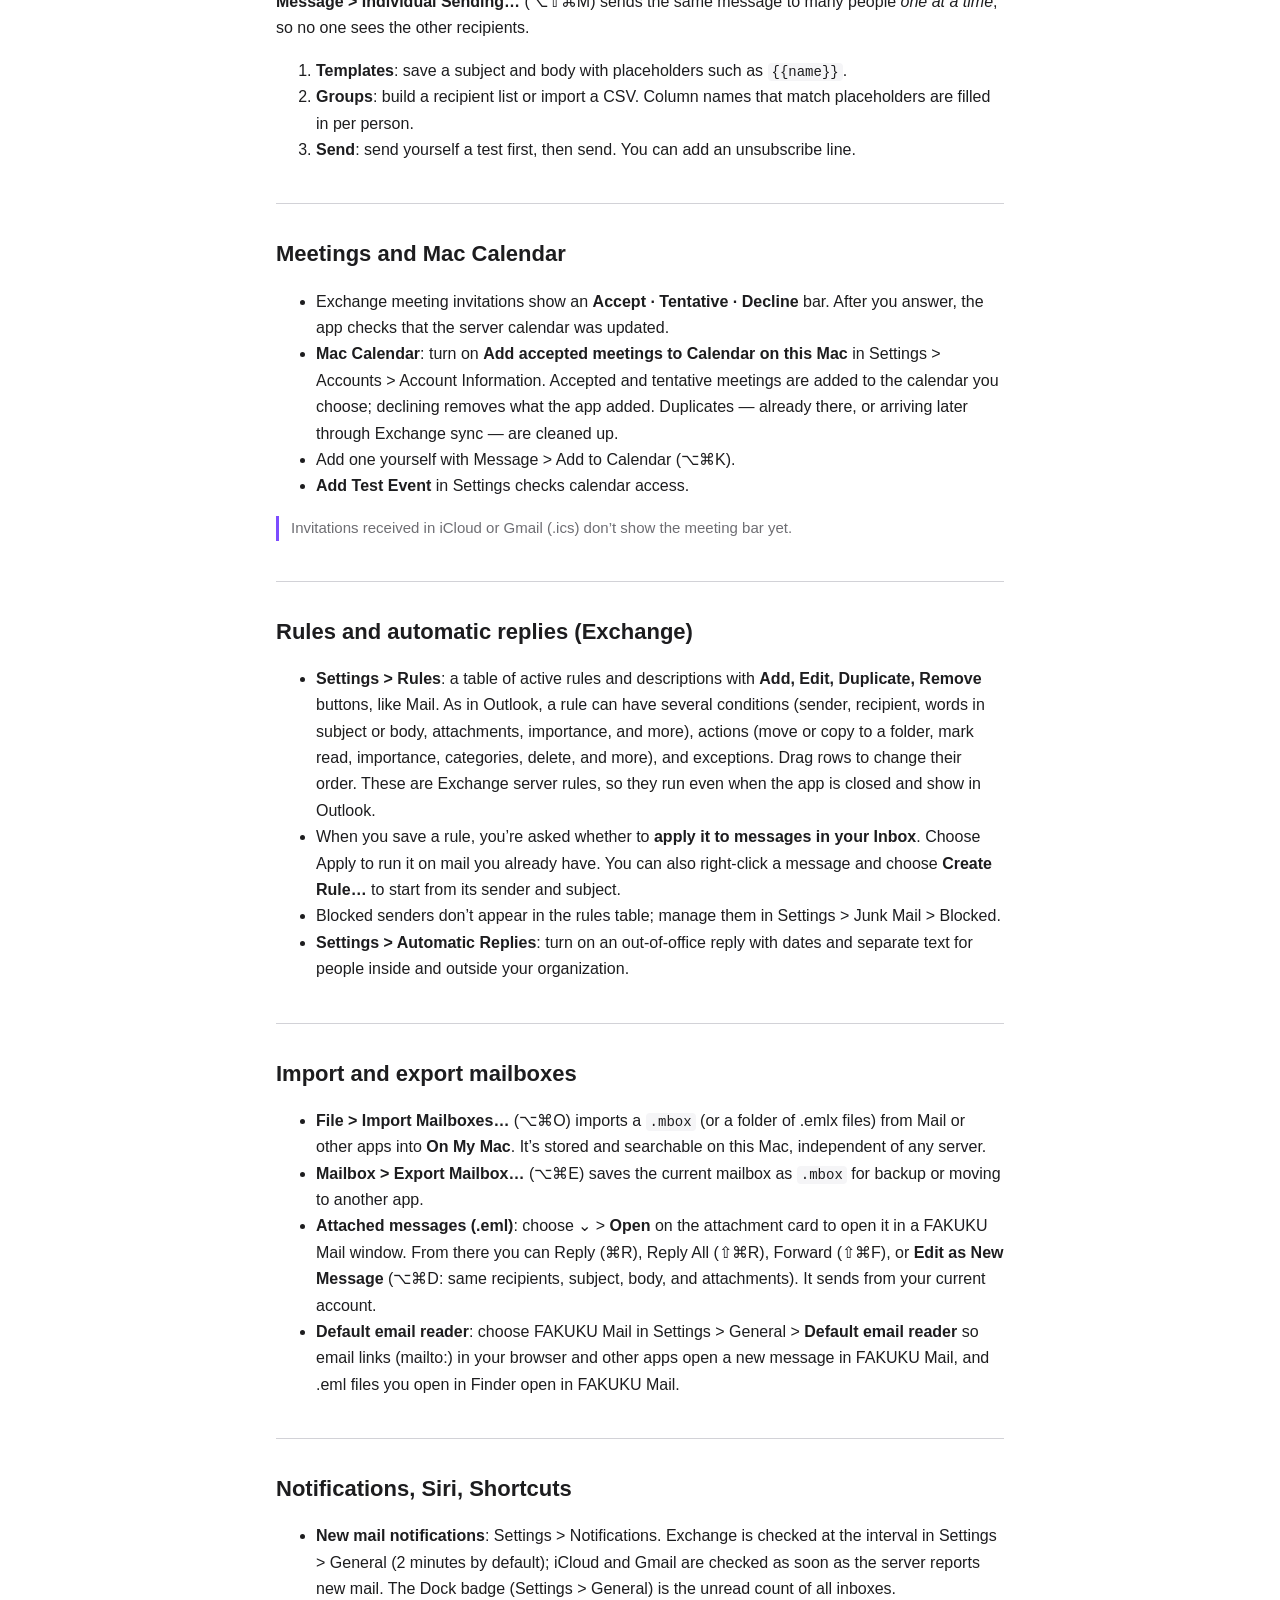
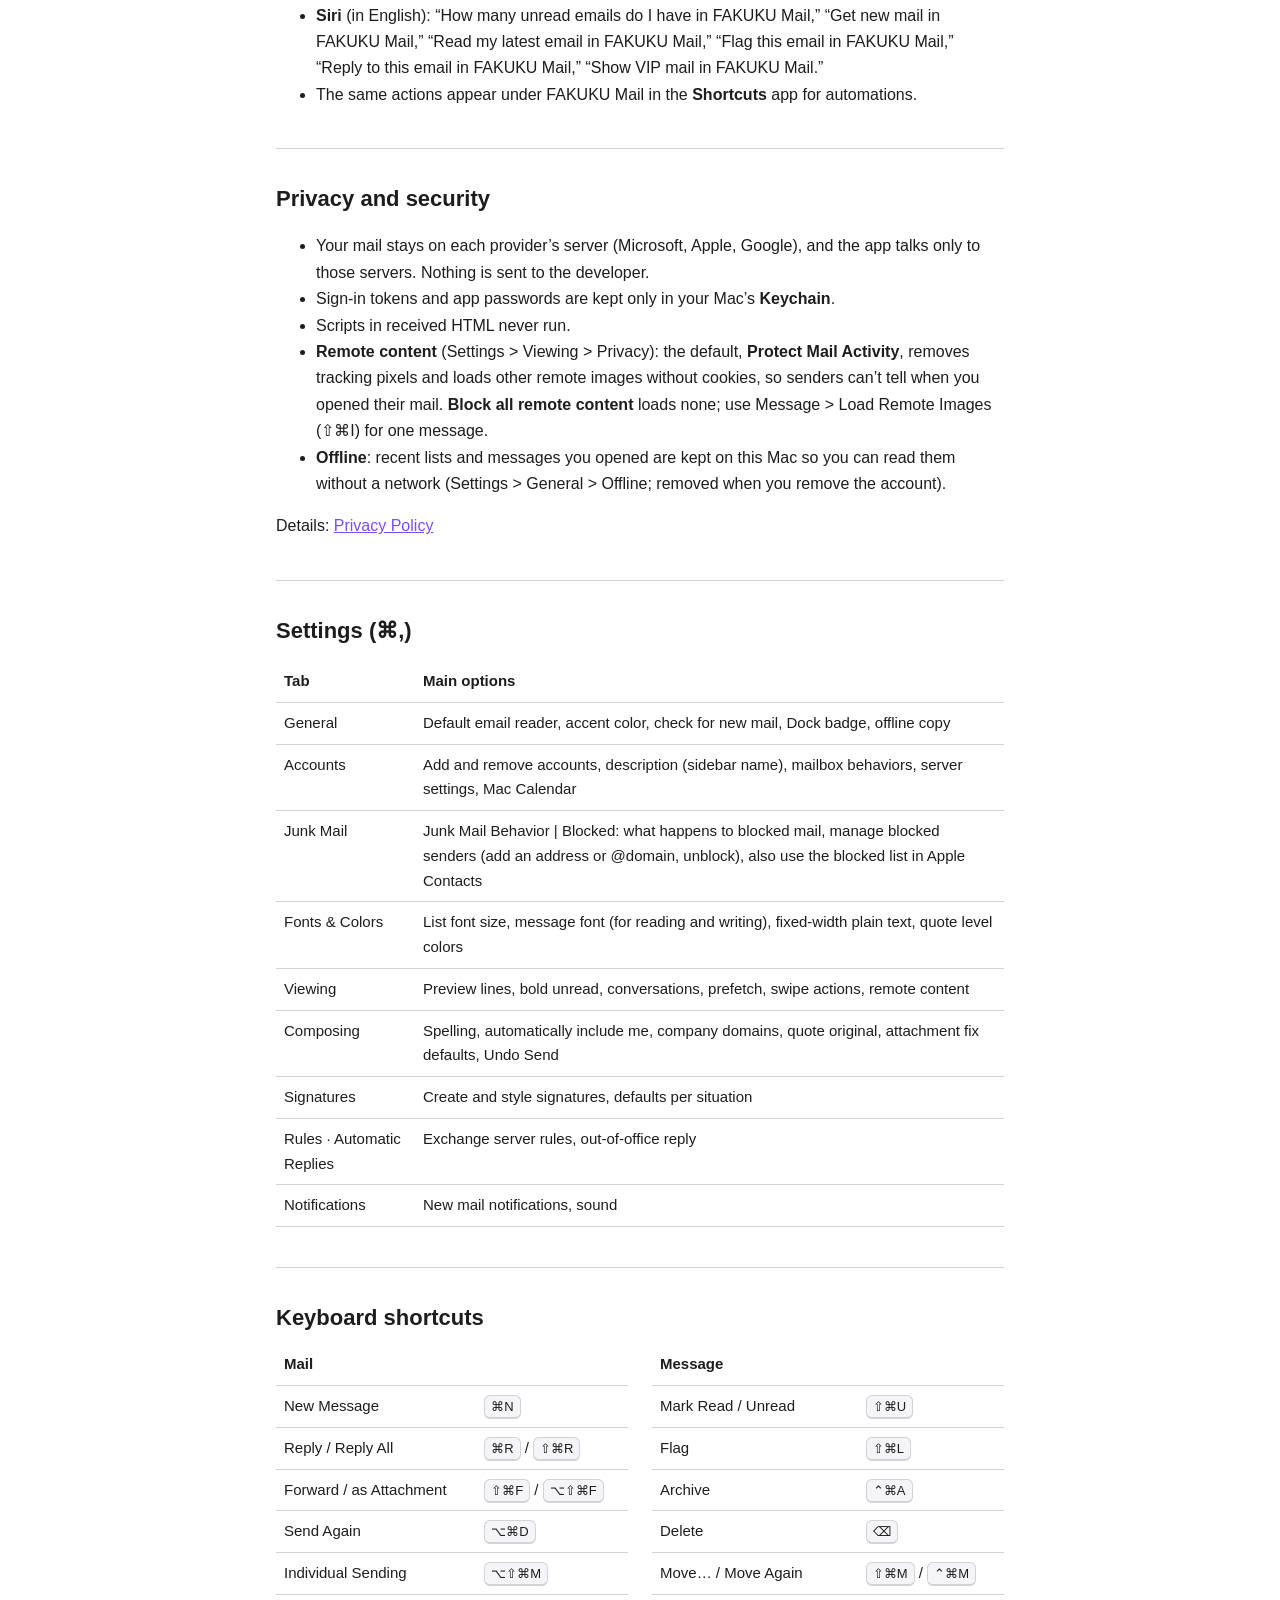
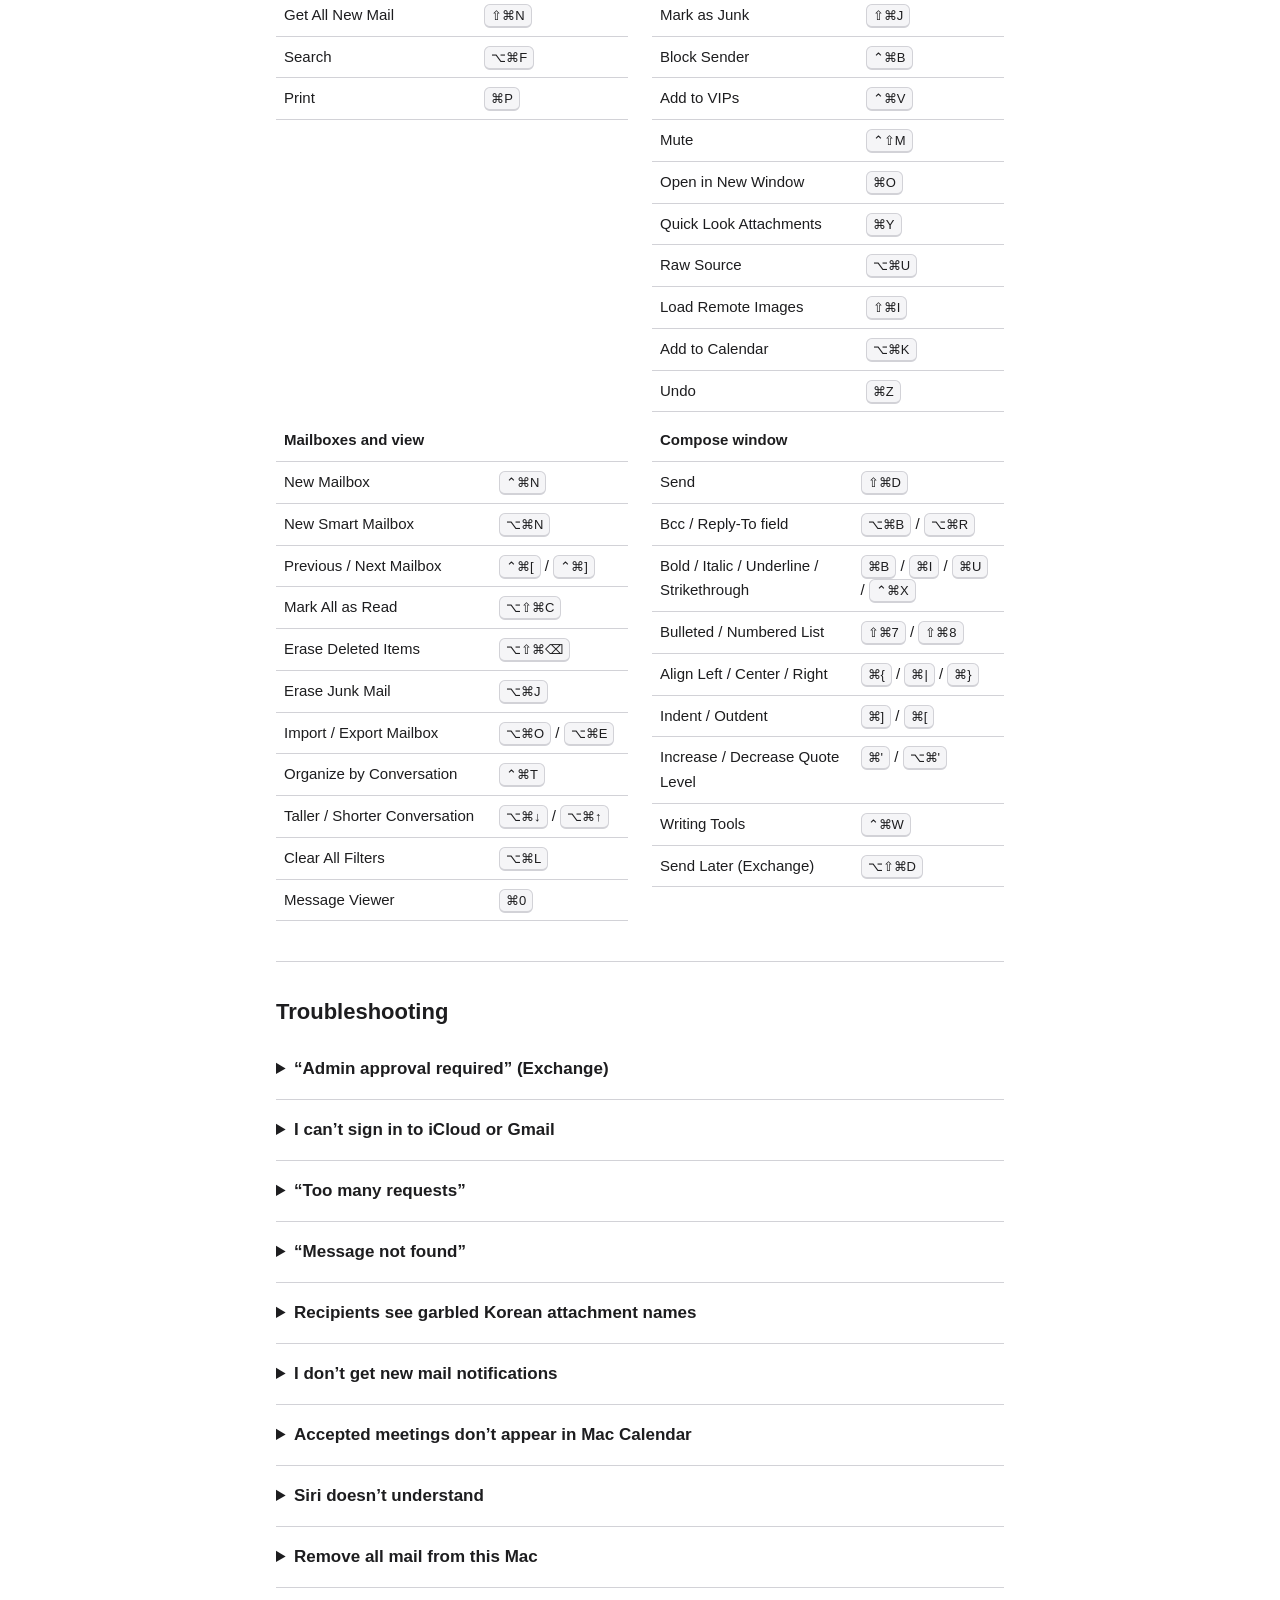
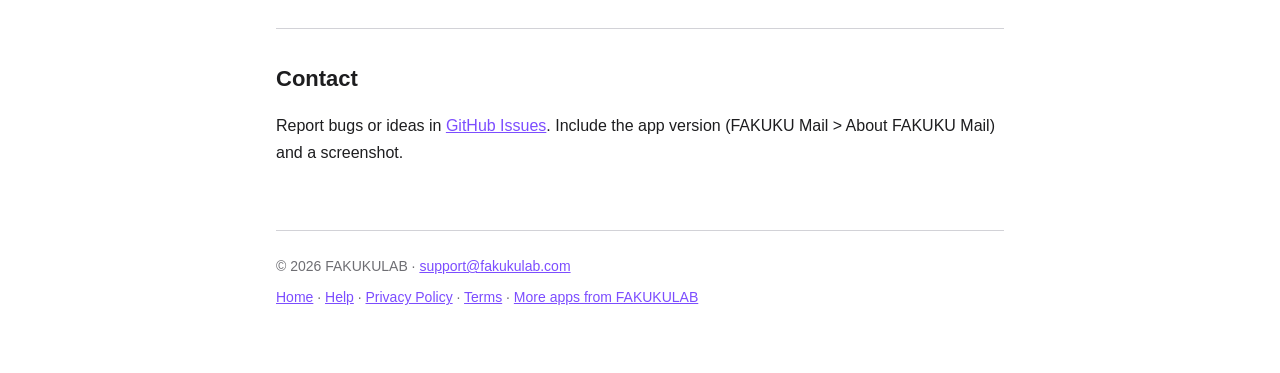
<file: site/help-en.html>
<!doctype html>
<html lang="en">
<head>
<meta charset="utf-8">
<meta name="viewport" content="width=device-width, initial-scale=1">
<title>FAKUKU Mail Help</title>
<meta name="description" content="How to use FAKUKU Mail: adding accounts, reading and organizing, writing and attachment fixes, individual sending, meetings and Mac Calendar, shortcuts, troubleshooting.">
<link rel="icon" href="images/icon.png">
<link rel="canonical" href="https://mail.fakukulab.com/help-en.html">
<link rel="alternate" hreflang="ko" href="https://mail.fakukulab.com/help.html">
<link rel="stylesheet" href="style.css">
</head>
<body>
<main class="help">
<p class="lang"><a href="https://fakukulab.com/">← FAKUKULAB</a> · <a href="help.html">한국어</a></p>
<header>
  <img src="images/icon.png" alt="">
  <div>
    <h1>FAKUKU Mail Help</h1>
    <p class="muted">macOS 26 or later · Microsoft Exchange Online, iCloud, Gmail</p>
  </div>
</header>

<nav class="toc" aria-label="Contents">
  <a href="#start">Getting started</a>
  <a href="#screen">The window</a>
  <a href="#read">Reading and organizing</a>
  <a href="#search">Search and smart mailboxes</a>
  <a href="#write">Writing mail</a>
  <a href="#fix">Attachment fix</a>
  <a href="#merge">Individual sending</a>
  <a href="#meeting">Meetings and Mac Calendar</a>
  <a href="#server">Rules and automatic replies</a>
  <a href="#local">Import and export mailboxes</a>
  <a href="#notify">Notifications, Siri, Shortcuts</a>
  <a href="#privacy">Privacy and security</a>
  <a href="#settings">Settings</a>
  <a href="#keys">Keyboard shortcuts</a>
  <a href="#trouble">Troubleshooting</a>
</nav>

<h2 id="start">Getting started</h2>
<p>FAKUKU Mail reads and writes your mail where it lives, on the server. You can add several accounts and use them in one window.</p>

<h3>Microsoft Exchange (work mail)</h3>
<ol>
  <li>On the first screen, enter your work email address and click <strong>Sign In</strong>. If you already use the app, choose <strong>Settings &gt; Accounts &gt; + &gt; Microsoft Exchange…</strong>.</li>
  <li>Enter your password and approve on your phone in the Microsoft sign-in window. The app never sees your password.</li>
  <li>If you see “Admin approval required,” click <strong>Copy Admin Approval Link</strong> and send it to your IT administrator. Your company approves the app once.</li>
</ol>

<h3>iCloud</h3>
<ol>
  <li>At account.apple.com &gt; <strong>Sign-In and Security</strong> &gt; <strong>App-Specific Passwords</strong>, create a password.</li>
  <li>In <strong>Settings &gt; Accounts &gt; + &gt; iCloud…</strong>, enter your name, iCloud address, and the <em>app-specific password</em> (not your Apple Account password).</li>
</ol>

<h3>Gmail</h3>
<ol>
  <li>Turn on <strong>2-Step Verification</strong> for your Google Account.</li>
  <li>Create an app password in Google Account &gt; Security &gt; <strong>App passwords</strong>.</li>
  <li>Make sure IMAP is on in Gmail settings &gt; <strong>Forwarding and POP/IMAP</strong>.</li>
  <li>In <strong>Settings &gt; Accounts &gt; + &gt; Gmail…</strong>, enter your address and the app password.</li>
</ol>
<p class="note">Gmail’s “All Mail” is used as the Archive mailbox. Starred and Important labels aren’t shown in the sidebar (see starred mail in <strong>Flagged</strong>).</p>

<h3>Removing an account</h3>
<p>In <strong>Settings &gt; Accounts</strong>, select the account and click <strong>−</strong>. This removes the account’s offline copy and sign-in from this Mac only; mail on the server stays.</p>

<h2 id="screen">The window</h2>
<figure class="window"><img src="images/en/inbox-light.png" alt="FAKUKU Mail main window: sidebar, message list, message"></figure>
<h3>Sidebar</h3>
<ul>
  <li><strong>Smart Mailboxes</strong>: All Inboxes (with two or more accounts), Flagged (by color), and smart mailboxes you create.</li>
  <li><strong>VIPs</strong>: mail from people you mark as VIP.</li>
  <li><strong>Account sections</strong>: each account’s mailboxes. Hover over a section name to show the New Mailbox button and the collapse arrow; a collapsed section shows its inbox unread count.</li>
  <li><strong>On My Mac</strong>: mailboxes imported from files, stored only on this Mac.</li>
</ul>
<h3>Message list</h3>
<ul>
  <li><strong>View &gt; Organize by Conversation</strong> (⌃⌘T) groups a conversation into one row with a count.</li>
  <li>Swipe a row left or right with two fingers to show actions. By default, swipe right = Read, full swipe left = Delete. Change this in <strong>Settings &gt; Viewing</strong>.</li>
  <li>Use <strong>Filter</strong> (Unread, Flagged, Attachments, High Priority, To or Cc Me, Mentions) and <strong>Sort</strong> in the View menu.</li>
</ul>
<h3>Message</h3>
<ul>
  <li>The <strong>conversation strip</strong> above the message shows the rest of the conversation, including your replies in other mailboxes, and highlights the message you’re reading. Drag its bottom edge or press ⌥⌘↓ / ⌥⌘↑ to resize it.</li>
  <li>With many recipients, the header shows the first 8; click <strong>and N more</strong> to show them all (<strong>Collapse</strong> to show fewer).</li>
  <li>Hover over a name in the header to show ⌄; click it to copy the address, mark as VIP, or show the contact card.</li>
  <li>Attachments appear as cards under the subject. Click to Quick Look, use ⌄ to open or save. Drag a card to the Finder to save it, or into a new message or reply to attach it.</li>
</ul>

<h2 id="read">Reading and organizing</h2>
<table>
  <tr><th>To</th><th>Do this</th></tr>
  <tr><td>Mark read / unread</td><td>A message becomes read as soon as you open it, and the list, sidebar count, and Dock badge update at once. To mark it unread again: Message &gt; Mark as Unread (⇧⌘U), or swipe right</td></tr>
  <tr><td>Flag</td><td>⇧⌘L. Choose a color in Message &gt; Flag Color</td></tr>
  <tr><td>Archive</td><td>⌃⌘A. Moves to the account’s Archive (Gmail removes it from Inbox)</td></tr>
  <tr><td>Delete</td><td>Delete (⌫). Moves to Deleted Items / Trash</td></tr>
  <tr><td>Move</td><td>Drag rows onto a mailbox, Message &gt; Move… (⇧⌘M), Move Again to Same Folder (⌃⌘M)</td></tr>
  <tr><td>Undo</td><td>⌘Z returns moved, archived, or deleted mail to its mailbox</td></tr>
  <tr><td>Junk</td><td>⇧⌘J moves to Junk so the server learns</td></tr>
  <tr><td>Block sender</td><td>⌃⌘B. Their mail is marked as blocked and doesn’t notify you. In Settings &gt; Junk Mail &gt; Blocked you can move it to Deleted Items instead</td></tr>
  <tr><td>Mute conversation</td><td>⌃⇧M. No notifications for new mail in it</td></tr>
  <tr><td>Open in a new window</td><td>⌘O or double-click</td></tr>
  <tr><td>Raw Source</td><td>⌥⌘U shows all headers and the MIME source</td></tr>
  <tr><td>Print</td><td>⌘P</td></tr>
  <tr><td>New, rename, delete mailboxes</td><td>Mailbox menu, or Control-click a mailbox</td></tr>
  <tr><td>Mailbox menu</td><td>Control-click (right-click) a mailbox: Add to Favorites, Export Mailbox…, Erase Deleted Items…, Synchronize “account”, Edit “account”…, Out of Office…, Get Account Info (message count and size per mailbox)</td></tr>
</table>

<h2 id="search">Search and smart mailboxes</h2>
<ul>
  <li>Type in the toolbar search field (⌥⌘F) and choose <strong>This Folder</strong> or <strong>All Folders</strong>. All Folders searches every account and your imported mail in <strong>On My Mac</strong>.</li>
  <li><strong>Mailbox &gt; New Smart Mailbox…</strong> (⌥⌘N) saves conditions — sender, subject, unread, flagged, attachments, high priority, VIP, received in the last days, mailbox — and shows them like a mailbox. It searches <em>all</em> mail in every folder (without a mailbox condition, Deleted Items and Junk are skipped).</li>
  <li>The first search can take a while with lots of mail. Results are kept on this Mac, and later only new mail is searched. To search everything again, click <strong>Refresh</strong> in the toolbar (or Mailbox &gt; Get All New Mail).</li>
  <li><strong>VIP</strong>: select a message and choose Message &gt; Add Sender to VIPs… (⌃⌘V). You can give each VIP a name and icon.</li>
</ul>

<h2 id="write">Writing mail</h2>
<figure class="window"><img src="images/en/compose-light.png" alt="Compose window"></figure>
<ul>
  <li><strong>New Message</strong> ⌘N, <strong>Reply</strong> ⌘R, <strong>Reply All</strong> ⇧⌘R, <strong>Forward</strong> ⇧⌘F, <strong>Forward as Attachment</strong> ⌥⇧⌘F, <strong>Send Again</strong> ⌥⌘D. <strong>Send</strong> ⇧⌘D.</li>
  <li>Messages you replied to or forwarded show a gray arrow to the left of the subject in the list: Reply ↩, Reply All ↩↩, Forward ↪. Replies made in Outlook or on the web show too (not in search results).</li>
  <li><strong>Recipients</strong>: type an address and press comma, semicolon, Return, or Space after a complete address to make a name token and go on to the next one. Addresses you’ve used before are suggested with the top one already chosen; point to another or use the arrow keys, then press Return or Tab or click. An address that isn’t in the list goes in as typed when you press Return. Use a token’s ⌄ menu to copy or remove it; double-click to edit.</li>
  <li>Show or hide <strong>Cc, Bcc, Reply-To, and Priority</strong> with the View menu or the header fields button (Bcc ⌥⌘B).</li>
  <li><strong>From</strong>: with two or more accounts, choose which one sends. Replies and forwards default to the account that received the original.</li>
  <li><strong>Formatting</strong>: Format menu (Bold ⌘B, Italic ⌘I, Underline ⌘U, lists, alignment, quote level). Tab indents in the body. <strong>Writing Tools</strong> (⌃⌘W) can rewrite your text.</li>
  <li><strong>Signatures</strong>: create several in Settings &gt; Signatures and choose a default for new mail, replies, and forwards.</li>
  <li><strong>Outside addresses</strong>: list your company domains in Settings &gt; Composing; recipients outside them are shown in orange.</li>
  <li><strong>Undo Send</strong>: choose 5–20 seconds in Settings &gt; Composing. After you click Send, a window shows the time left: click <strong>Undo Send</strong> (Esc) to go back to the message or <strong>Send Now</strong> (Return) to send right away. The window closes when the message is sent.</li>
  <li><strong>Reply All check</strong>: before a Reply All goes to two or more people (To, Cc, and Bcc together), FAKUKU Mail shows how many people get it and asks “Send this as Reply All?” It sends only when you click OK.</li>
  <li><strong>Send Later</strong> (Exchange): choose <strong>Send Later…</strong> (⌥⇧⌘D) in the compose toolbar; the server sends it at that time.</li>
  <li><strong>Save</strong> (⌘S): messages are saved to Drafts as you write (new messages every 30 seconds automatically). Closing a message you were writing asks <strong>Do you want to save this message as a draft?</strong>
    <ul>
      <li><strong>Save</strong>: keeps it in Drafts and closes. Open it later to continue writing.</li>
      <li><strong>Don’t Save</strong>: a new message is discarded, including what was saved automatically. A message you reopened from Drafts loses only this session’s changes and stays as it was.</li>
      <li><strong>Cancel</strong>: go back and keep writing.</li>
    </ul>
    An empty window or an unchanged message closes without asking. Quitting the app (⌘Q) keeps your message in Drafts without asking.</li>
  <li><strong>Without internet</strong>: what you write is saved on this Mac every few seconds, shows in Drafts right away, and goes to the server’s Drafts when you’re back online.</li>
  <li><strong>Font</strong>: new messages and replies use the <strong>message font</strong> and size from Settings &gt; Fonts &amp; Colors, and recipients see that font too (if their computer has it).</li>
  <li><strong>Edit menu</strong>: Paste as Quotation, Paste and Match Style, Append Selected Messages, Add Link…, Attachments &gt; Attach Files… and Remove All Attachments.</li>
  <li><strong>Large attachments</strong>: Exchange uploads attachments over 4 MB separately (up to 150 MB per file). iCloud accepts about 20 MB per message, Gmail 25 MB.</li>
</ul>

<h2 id="fix">Attachment fix (Korean file names and inline images)</h2>
<p>When Exchange mail is sent from other clients, Korean attachment names can arrive garbled, and images in the body may not show as attachments. FAKUKU Mail fixes this before sending.</p>
<ul>
  <li>File names are written in the standard form (NFC, RFC 2231) so they show correctly in Outlook, Naver, Daum, and others.</li>
  <li><strong>Send inline images as regular attachments</strong> (on by default). Images in signatures and quotes stay in the body; small images below the KB threshold can stay inline.</li>
  <li><strong>EUC-KR file names</strong>: turn on only for older Korean systems.</li>
  <li>Set defaults in Settings &gt; Composing and turn it off per message in the compose window.</li>
</ul>

<h2 id="merge">Individual sending</h2>
<p><strong>Message &gt; Individual Sending…</strong> (⌥⇧⌘M) sends the same message to many people <em>one at a time</em>, so no one sees the other recipients.</p>
<ol>
  <li><strong>Templates</strong>: save a subject and body with placeholders such as <code>{{name}}</code>.</li>
  <li><strong>Groups</strong>: build a recipient list or import a CSV. Column names that match placeholders are filled in per person.</li>
  <li><strong>Send</strong>: send yourself a test first, then send. You can add an unsubscribe line.</li>
</ol>

<h2 id="meeting">Meetings and Mac Calendar</h2>
<ul>
  <li>Exchange meeting invitations show an <strong>Accept · Tentative · Decline</strong> bar. After you answer, the app checks that the server calendar was updated.</li>
  <li><strong>Mac Calendar</strong>: turn on <strong>Add accepted meetings to Calendar on this Mac</strong> in Settings &gt; Accounts &gt; Account Information. Accepted and tentative meetings are added to the calendar you choose; declining removes what the app added. Duplicates — already there, or arriving later through Exchange sync — are cleaned up.</li>
  <li>Add one yourself with Message &gt; Add to Calendar (⌥⌘K).</li>
  <li><strong>Add Test Event</strong> in Settings checks calendar access.</li>
</ul>
<p class="note">Invitations received in iCloud or Gmail (.ics) don’t show the meeting bar yet.</p>

<h2 id="server">Rules and automatic replies (Exchange)</h2>
<ul>
  <li><strong>Settings &gt; Rules</strong>: a table of active rules and descriptions with <strong>Add, Edit, Duplicate, Remove</strong> buttons, like Mail. As in Outlook, a rule can have several conditions (sender, recipient, words in subject or body, attachments, importance, and more), actions (move or copy to a folder, mark read, importance, categories, delete, and more), and exceptions. Drag rows to change their order. These are Exchange server rules, so they run even when the app is closed and show in Outlook.</li>
  <li>When you save a rule, you’re asked whether to <strong>apply it to messages in your Inbox</strong>. Choose Apply to run it on mail you already have. You can also right-click a message and choose <strong>Create Rule…</strong> to start from its sender and subject.</li>
  <li>Blocked senders don’t appear in the rules table; manage them in Settings &gt; Junk Mail &gt; Blocked.</li>
  <li><strong>Settings &gt; Automatic Replies</strong>: turn on an out-of-office reply with dates and separate text for people inside and outside your organization.</li>
</ul>

<h2 id="local">Import and export mailboxes</h2>
<ul>
  <li><strong>File &gt; Import Mailboxes…</strong> (⌥⌘O) imports a <code>.mbox</code> (or a folder of .emlx files) from Mail or other apps into <strong>On My Mac</strong>. It’s stored and searchable on this Mac, independent of any server.</li>
  <li><strong>Mailbox &gt; Export Mailbox…</strong> (⌥⌘E) saves the current mailbox as <code>.mbox</code> for backup or moving to another app.</li>
  <li><strong>Attached messages (.eml)</strong>: choose ⌄ &gt; <strong>Open</strong> on the attachment card to open it in a FAKUKU Mail window. From there you can Reply (⌘R), Reply All (⇧⌘R), Forward (⇧⌘F), or <strong>Edit as New Message</strong> (⌥⌘D: same recipients, subject, body, and attachments). It sends from your current account.</li>
  <li><strong>Default email reader</strong>: choose FAKUKU Mail in Settings &gt; General &gt; <strong>Default email reader</strong> so email links (mailto:) in your browser and other apps open a new message in FAKUKU Mail, and .eml files you open in Finder open in FAKUKU Mail.</li>
</ul>

<h2 id="notify">Notifications, Siri, Shortcuts</h2>
<ul>
  <li><strong>New mail notifications</strong>: Settings &gt; Notifications. Exchange is checked at the interval in Settings &gt; General (2 minutes by default); iCloud and Gmail are checked as soon as the server reports new mail. The Dock badge (Settings &gt; General) is the unread count of all inboxes.</li>
  <li><strong>Siri</strong> (in English): “How many unread emails do I have in FAKUKU Mail,” “Get new mail in FAKUKU Mail,” “Read my latest email in FAKUKU Mail,” “Flag this email in FAKUKU Mail,” “Reply to this email in FAKUKU Mail,” “Show VIP mail in FAKUKU Mail.”</li>
  <li>The same actions appear under FAKUKU Mail in the <strong>Shortcuts</strong> app for automations.</li>
</ul>

<h2 id="privacy">Privacy and security</h2>
<ul>
  <li>Your mail stays on each provider’s server (Microsoft, Apple, Google), and the app talks only to those servers. Nothing is sent to the developer.</li>
  <li>Sign-in tokens and app passwords are kept only in your Mac’s <strong>Keychain</strong>.</li>
  <li>Scripts in received HTML never run.</li>
  <li><strong>Remote content</strong> (Settings &gt; Viewing &gt; Privacy): the default, <strong>Protect Mail Activity</strong>, removes tracking pixels and loads other remote images without cookies, so senders can’t tell when you opened their mail. <strong>Block all remote content</strong> loads none; use Message &gt; Load Remote Images (⇧⌘I) for one message.</li>
  <li><strong>Offline</strong>: recent lists and messages you opened are kept on this Mac so you can read them without a network (Settings &gt; General &gt; Offline; removed when you remove the account).</li>
</ul>
<p>Details: <a href="privacy.html">Privacy Policy</a></p>

<h2 id="settings">Settings (⌘,)</h2>
<table>
  <tr><th>Tab</th><th>Main options</th></tr>
  <tr><td>General</td><td>Default email reader, accent color, check for new mail, Dock badge, offline copy</td></tr>
  <tr><td>Accounts</td><td>Add and remove accounts, description (sidebar name), mailbox behaviors, server settings, Mac Calendar</td></tr>
  <tr><td>Junk Mail</td><td>Junk Mail Behavior | Blocked: what happens to blocked mail, manage blocked senders (add an address or @domain, unblock), also use the blocked list in Apple Contacts</td></tr>
  <tr><td>Fonts &amp; Colors</td><td>List font size, message font (for reading and writing), fixed-width plain text, quote level colors</td></tr>
  <tr><td>Viewing</td><td>Preview lines, bold unread, conversations, prefetch, swipe actions, remote content</td></tr>
  <tr><td>Composing</td><td>Spelling, automatically include me, company domains, quote original, attachment fix defaults, Undo Send</td></tr>
  <tr><td>Signatures</td><td>Create and style signatures, defaults per situation</td></tr>
  <tr><td>Rules · Automatic Replies</td><td>Exchange server rules, out-of-office reply</td></tr>
  <tr><td>Notifications</td><td>New mail notifications, sound</td></tr>
</table>

<h2 id="keys">Keyboard shortcuts</h2>
<div class="keys">
<table>
  <tr><th colspan="2">Mail</th></tr>
  <tr><td>New Message</td><td><kbd>⌘N</kbd></td></tr>
  <tr><td>Reply / Reply All</td><td><kbd>⌘R</kbd> / <kbd>⇧⌘R</kbd></td></tr>
  <tr><td>Forward / as Attachment</td><td><kbd>⇧⌘F</kbd> / <kbd>⌥⇧⌘F</kbd></td></tr>
  <tr><td>Send Again</td><td><kbd>⌥⌘D</kbd></td></tr>
  <tr><td>Individual Sending</td><td><kbd>⌥⇧⌘M</kbd></td></tr>
  <tr><td>Get All New Mail</td><td><kbd>⇧⌘N</kbd></td></tr>
  <tr><td>Search</td><td><kbd>⌥⌘F</kbd></td></tr>
  <tr><td>Print</td><td><kbd>⌘P</kbd></td></tr>
</table>
<table>
  <tr><th colspan="2">Message</th></tr>
  <tr><td>Mark Read / Unread</td><td><kbd>⇧⌘U</kbd></td></tr>
  <tr><td>Flag</td><td><kbd>⇧⌘L</kbd></td></tr>
  <tr><td>Archive</td><td><kbd>⌃⌘A</kbd></td></tr>
  <tr><td>Delete</td><td><kbd>⌫</kbd></td></tr>
  <tr><td>Move… / Move Again</td><td><kbd>⇧⌘M</kbd> / <kbd>⌃⌘M</kbd></td></tr>
  <tr><td>Mark as Junk</td><td><kbd>⇧⌘J</kbd></td></tr>
  <tr><td>Block Sender</td><td><kbd>⌃⌘B</kbd></td></tr>
  <tr><td>Add to VIPs</td><td><kbd>⌃⌘V</kbd></td></tr>
  <tr><td>Mute</td><td><kbd>⌃⇧M</kbd></td></tr>
  <tr><td>Open in New Window</td><td><kbd>⌘O</kbd></td></tr>
  <tr><td>Quick Look Attachments</td><td><kbd>⌘Y</kbd></td></tr>
  <tr><td>Raw Source</td><td><kbd>⌥⌘U</kbd></td></tr>
  <tr><td>Load Remote Images</td><td><kbd>⇧⌘I</kbd></td></tr>
  <tr><td>Add to Calendar</td><td><kbd>⌥⌘K</kbd></td></tr>
  <tr><td>Undo</td><td><kbd>⌘Z</kbd></td></tr>
</table>
<table>
  <tr><th colspan="2">Mailboxes and view</th></tr>
  <tr><td>New Mailbox</td><td><kbd>⌃⌘N</kbd></td></tr>
  <tr><td>New Smart Mailbox</td><td><kbd>⌥⌘N</kbd></td></tr>
  <tr><td>Previous / Next Mailbox</td><td><kbd>⌃⌘[</kbd> / <kbd>⌃⌘]</kbd></td></tr>
  <tr><td>Mark All as Read</td><td><kbd>⌥⇧⌘C</kbd></td></tr>
  <tr><td>Erase Deleted Items</td><td><kbd>⌥⇧⌘⌫</kbd></td></tr>
  <tr><td>Erase Junk Mail</td><td><kbd>⌥⌘J</kbd></td></tr>
  <tr><td>Import / Export Mailbox</td><td><kbd>⌥⌘O</kbd> / <kbd>⌥⌘E</kbd></td></tr>
  <tr><td>Organize by Conversation</td><td><kbd>⌃⌘T</kbd></td></tr>
  <tr><td>Taller / Shorter Conversation</td><td><kbd>⌥⌘↓</kbd> / <kbd>⌥⌘↑</kbd></td></tr>
  <tr><td>Clear All Filters</td><td><kbd>⌥⌘L</kbd></td></tr>
  <tr><td>Message Viewer</td><td><kbd>⌘0</kbd></td></tr>
</table>
<table>
  <tr><th colspan="2">Compose window</th></tr>
  <tr><td>Send</td><td><kbd>⇧⌘D</kbd></td></tr>
  <tr><td>Bcc / Reply-To field</td><td><kbd>⌥⌘B</kbd> / <kbd>⌥⌘R</kbd></td></tr>
  <tr><td>Bold / Italic / Underline / Strikethrough</td><td><kbd>⌘B</kbd> / <kbd>⌘I</kbd> / <kbd>⌘U</kbd> / <kbd>⌃⌘X</kbd></td></tr>
  <tr><td>Bulleted / Numbered List</td><td><kbd>⇧⌘7</kbd> / <kbd>⇧⌘8</kbd></td></tr>
  <tr><td>Align Left / Center / Right</td><td><kbd>⌘{</kbd> / <kbd>⌘|</kbd> / <kbd>⌘}</kbd></td></tr>
  <tr><td>Indent / Outdent</td><td><kbd>⌘]</kbd> / <kbd>⌘[</kbd></td></tr>
  <tr><td>Increase / Decrease Quote Level</td><td><kbd>⌘'</kbd> / <kbd>⌥⌘'</kbd></td></tr>
  <tr><td>Writing Tools</td><td><kbd>⌃⌘W</kbd></td></tr>
  <tr><td>Send Later (Exchange)</td><td><kbd>⌥⇧⌘D</kbd></td></tr>
</table>
</div>

<h2 id="trouble">Troubleshooting</h2>
<details><summary>“Admin approval required” (Exchange)</summary>
<p>Your company requires IT to approve new apps. Click <strong>Copy Admin Approval Link</strong> on the sign-in screen and send it to your IT administrator. Once approved, everyone at your company can sign in.</p></details>
<details><summary>I can’t sign in to iCloud or Gmail</summary>
<p>Use an <strong>app-specific password / app password</strong>, not your account password. Gmail also needs 2-Step Verification and IMAP turned on. If you created a new app password, remove the account (−) and add it again.</p></details>
<details><summary>“Too many requests”</summary>
<p>Exchange is briefly limiting requests. The app waits as long as the server asks and tries again. After a minute or two, try <strong>Get All New Mail</strong> (⇧⌘N).</p></details>
<details><summary>“Message not found”</summary>
<p>A phone, another computer, or a server rule moved or deleted it. The app refreshes the list quietly.</p></details>
<details><summary>Recipients see garbled Korean attachment names</summary>
<p>Check that <strong>Attachment fix</strong> is on in the compose window. For older Korean systems, turn on <strong>EUC-KR file names</strong> in Settings &gt; Composing.</p></details>
<details><summary>I don’t get new mail notifications</summary>
<p>Check Settings &gt; Notifications and System Settings &gt; Notifications &gt; FAKUKU Mail. Muted conversations (⌃⇧M) don’t notify.</p></details>
<details><summary>Accepted meetings don’t appear in Mac Calendar</summary>
<p>In Settings &gt; Accounts &gt; Account Information, check that <strong>Access</strong> says Allowed and click <strong>Add Test Event</strong>. If it’s denied, turn on FAKUKU Mail in System Settings &gt; Privacy &amp; Security &gt; Calendars.</p></details>
<details><summary>Siri doesn’t understand</summary>
<p>Open the app once, then include the app name: “… in FAKUKU Mail.” You can run the actions from the Shortcuts app to see any error.</p></details>
<details><summary>Remove all mail from this Mac</summary>
<p>Removing an account (−) in Settings &gt; Accounts deletes its offline copy and sign-in. Delete imported mailboxes by Control-clicking them &gt; Delete Mailbox.</p></details>

<h2>Contact</h2>
<p>Report bugs or ideas in <a href="https://github.com/fakukulab/fakuku-mail/issues">GitHub Issues</a>. Include the app version (FAKUKU Mail &gt; About FAKUKU Mail) and a screenshot.</p>

<footer class="site"><div>© 2026 FAKUKULAB · <a href="mailto:support@fakukulab.com">support@fakukulab.com</a></div><div><a href="en.html">Home</a> · <a href="help-en.html">Help</a> · <a href="privacy.html">Privacy Policy</a> · <a href="terms.html">Terms</a> · <a href="https://fakukulab.com/">More apps from FAKUKULAB</a></div></footer>
</main>
</body>
</html>
</file>
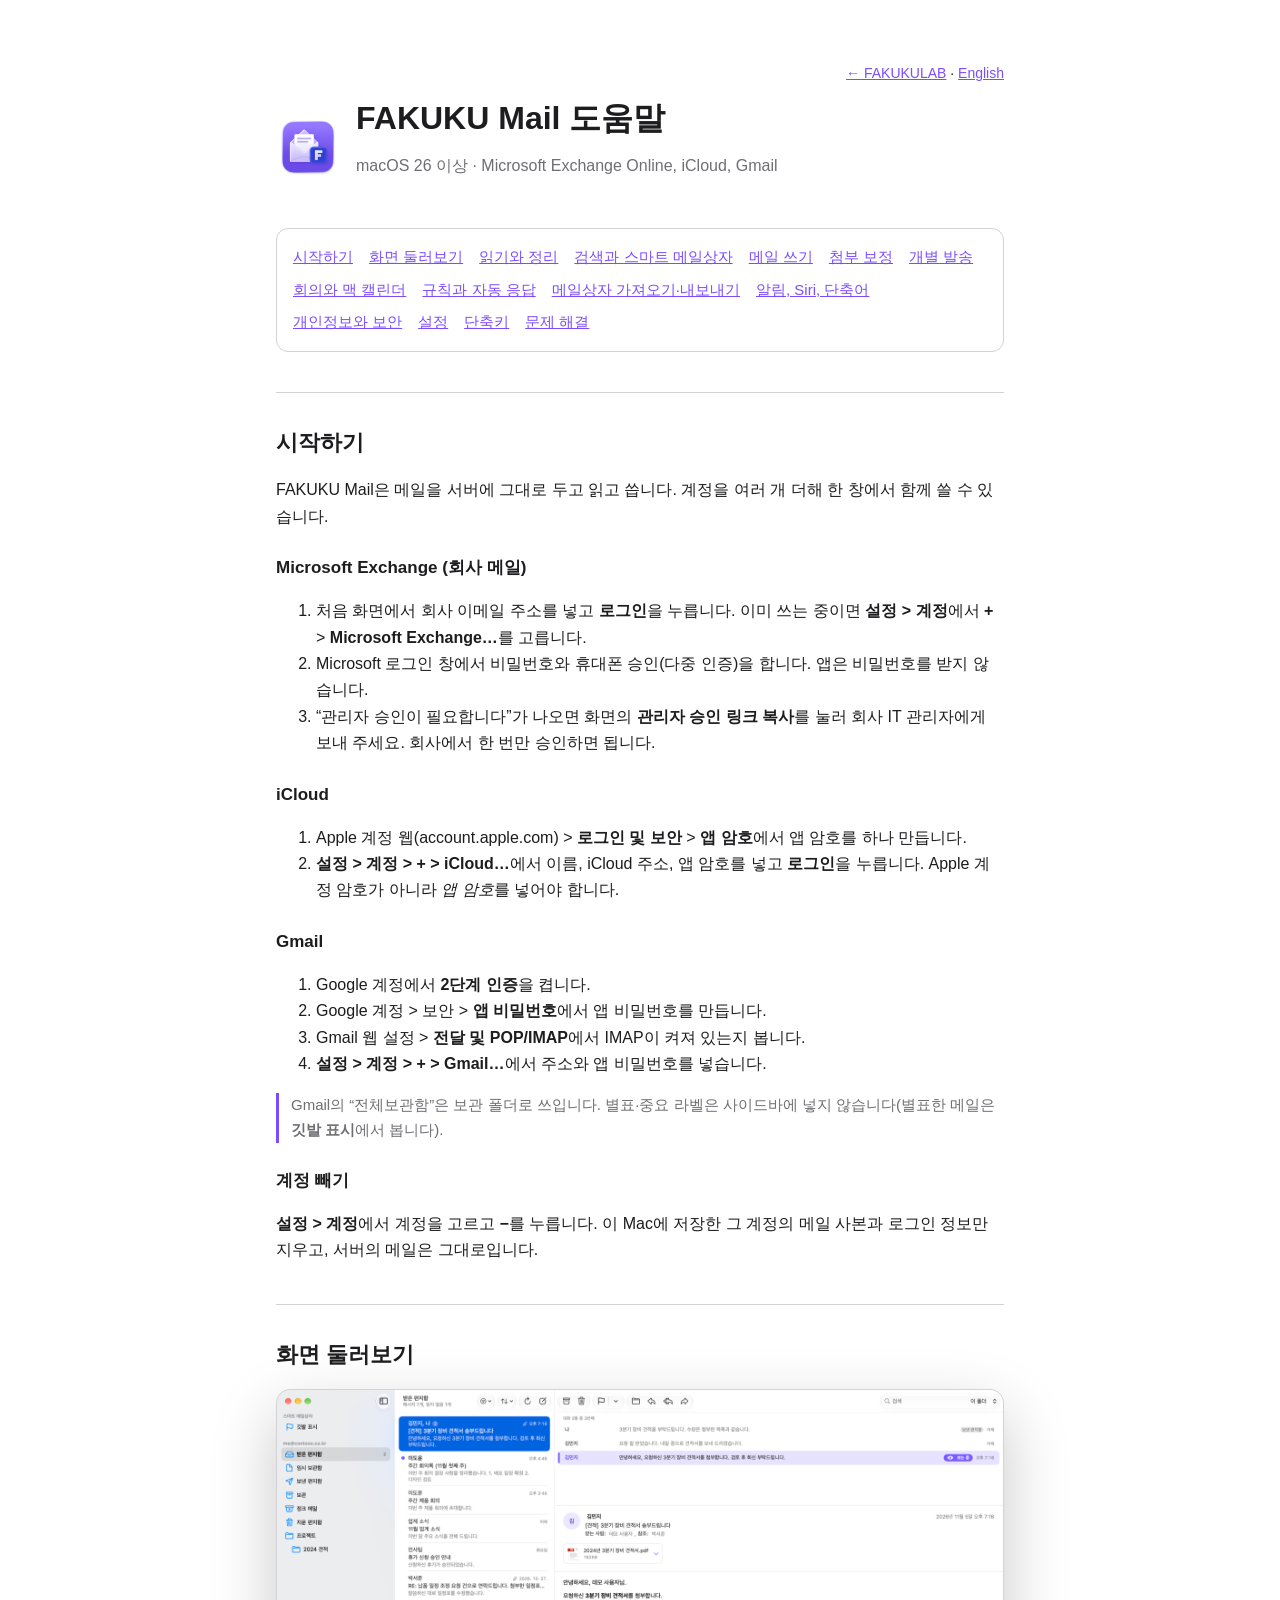
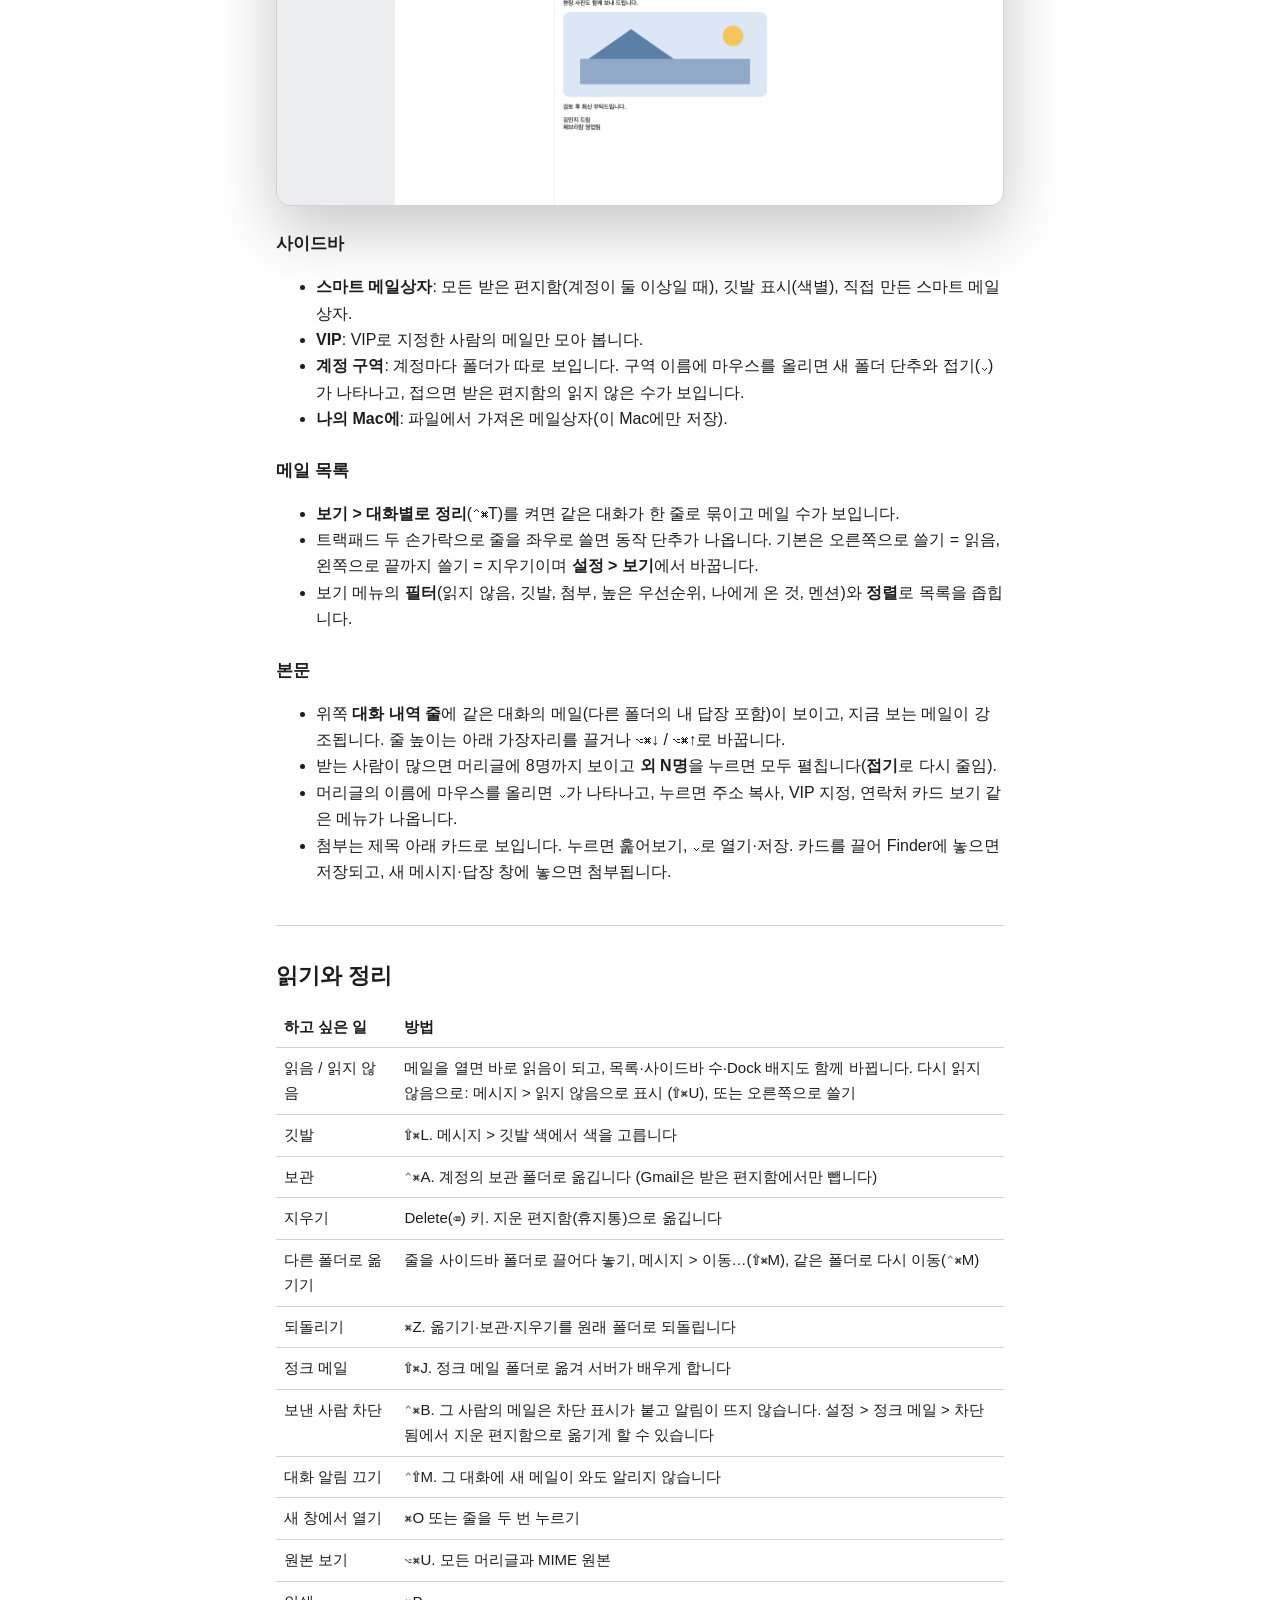
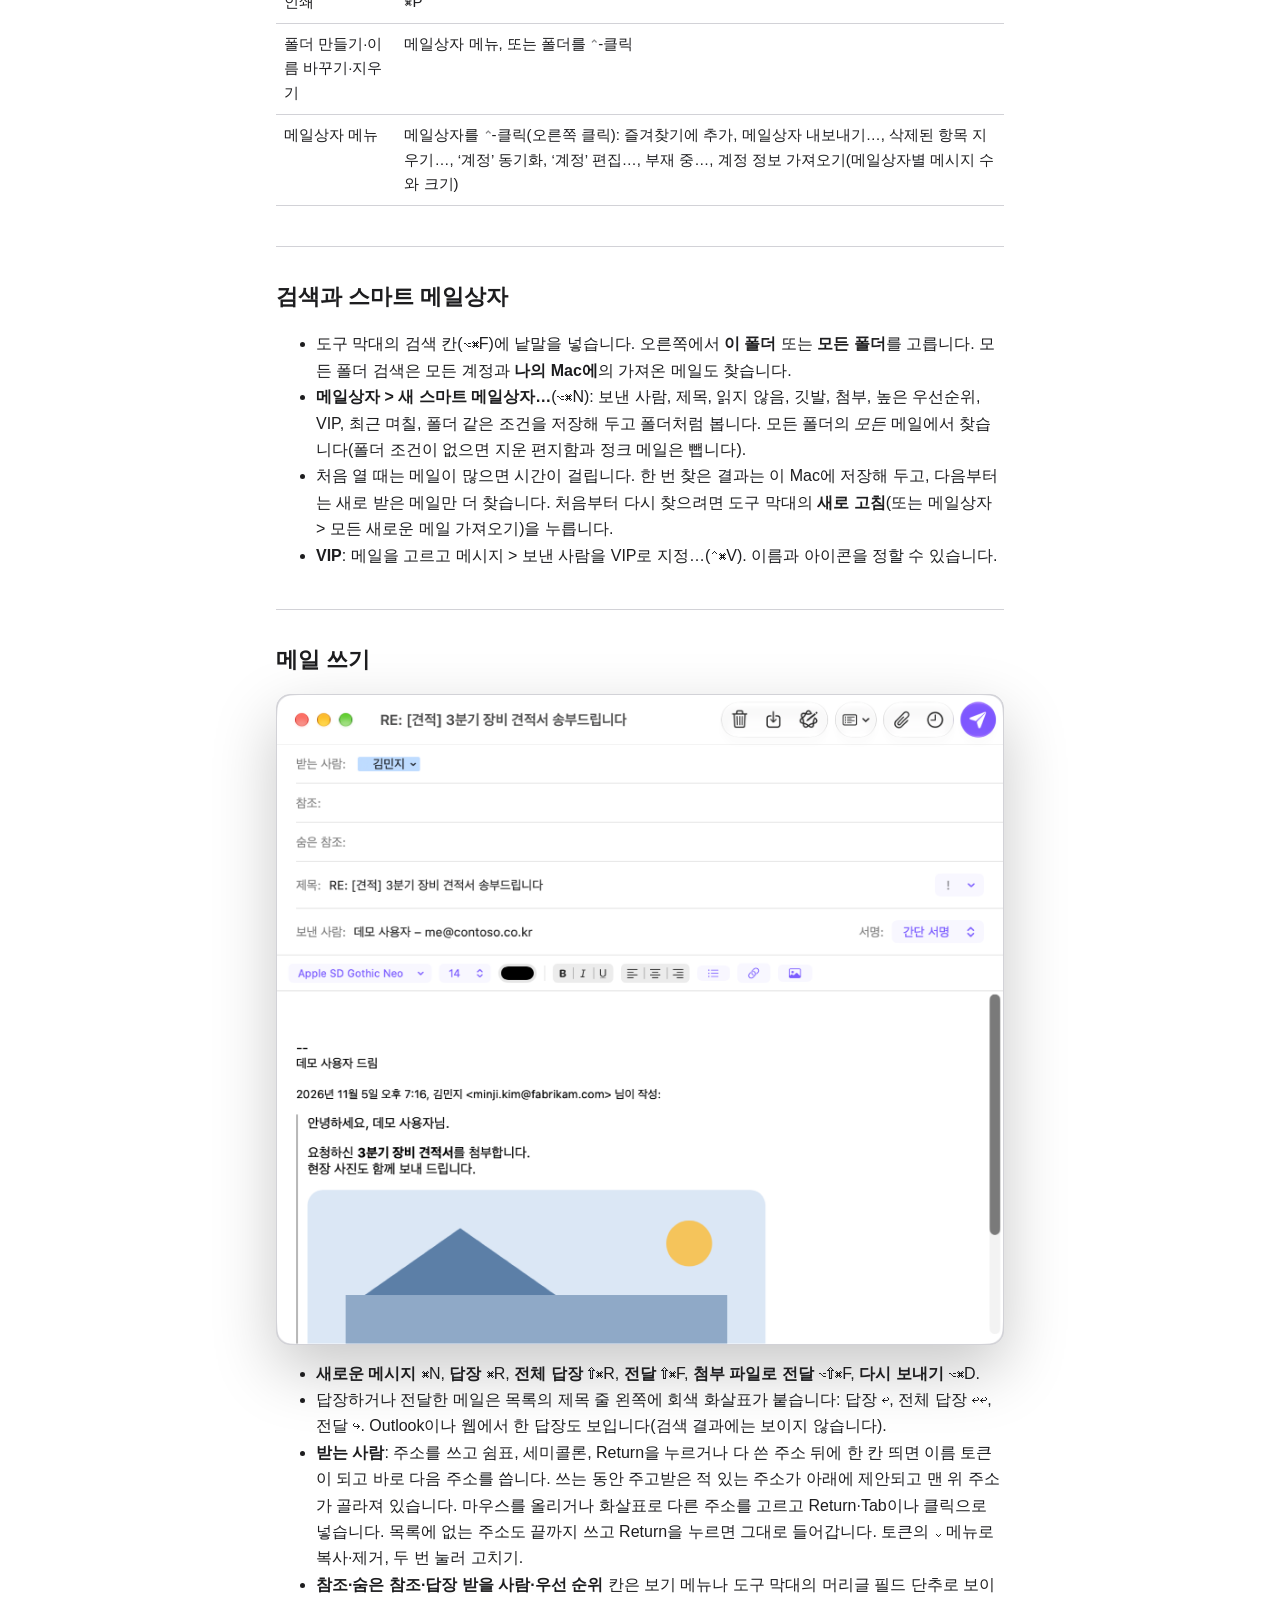
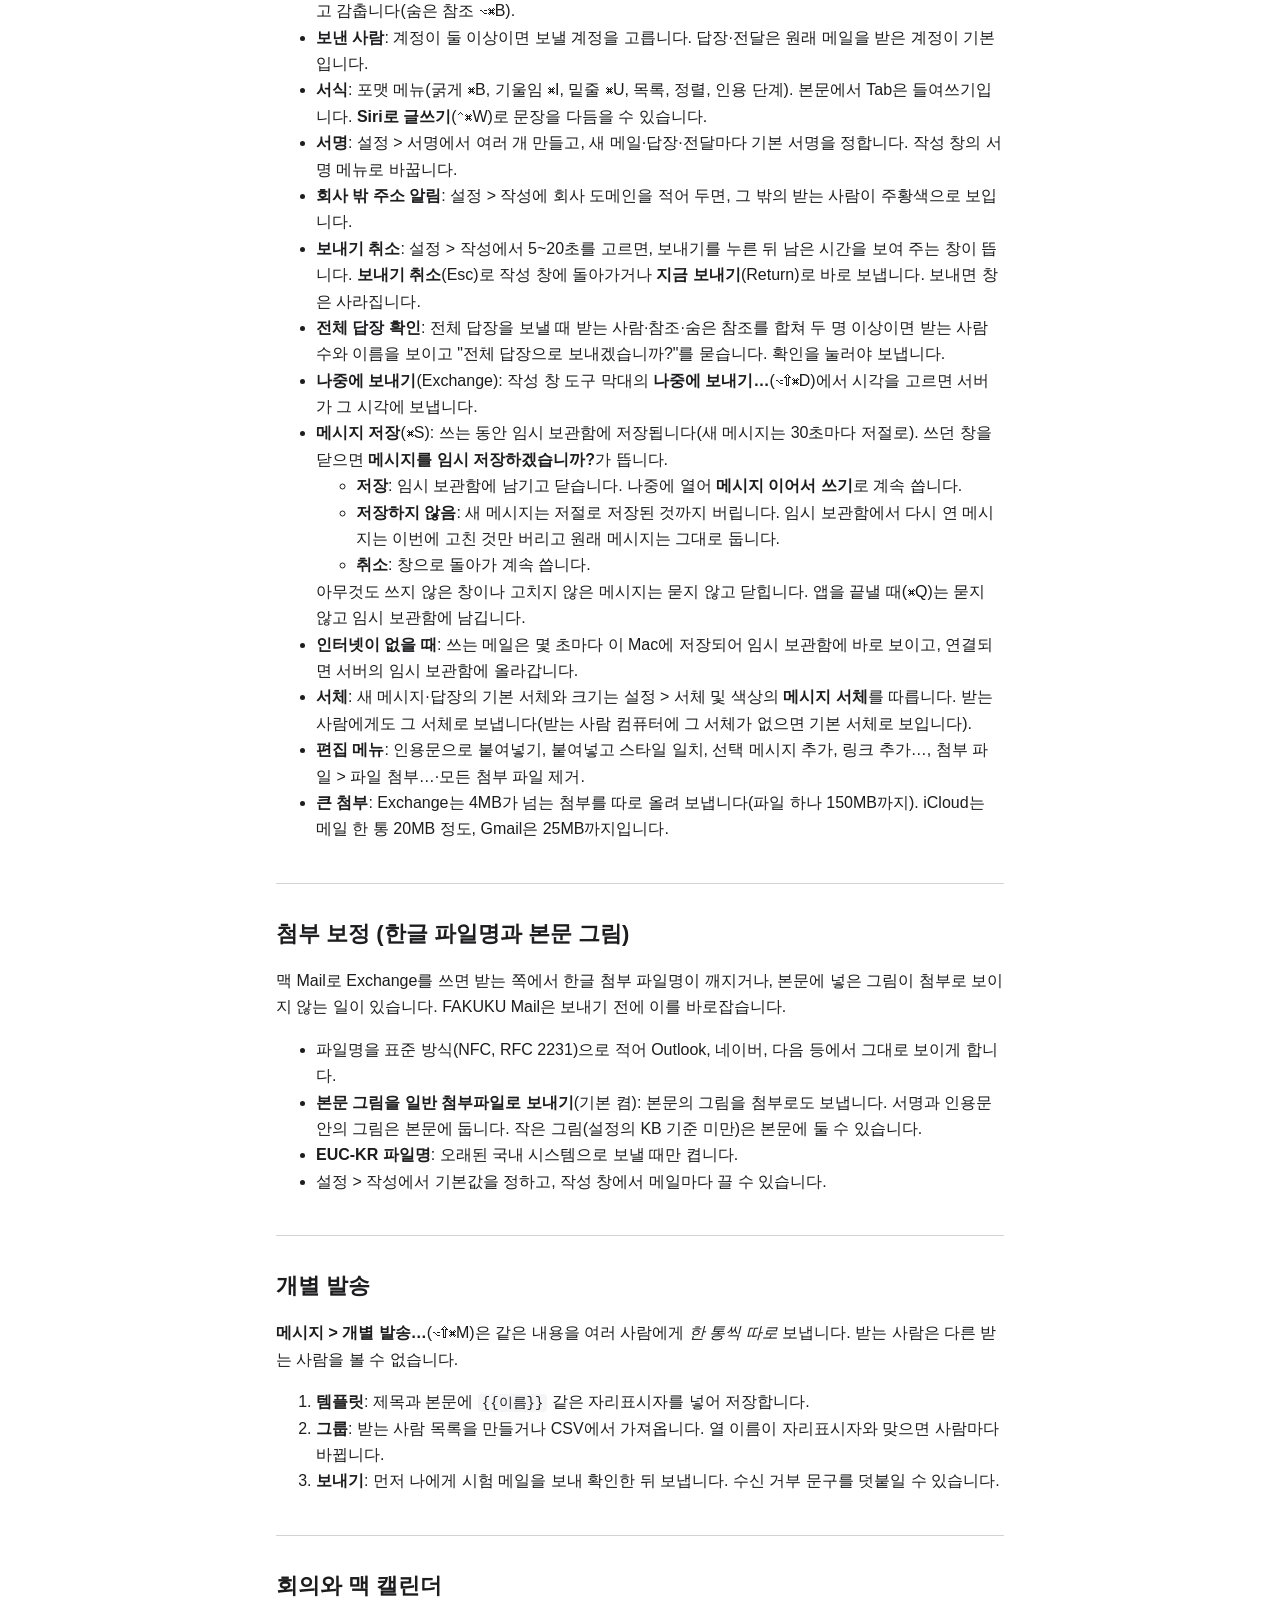
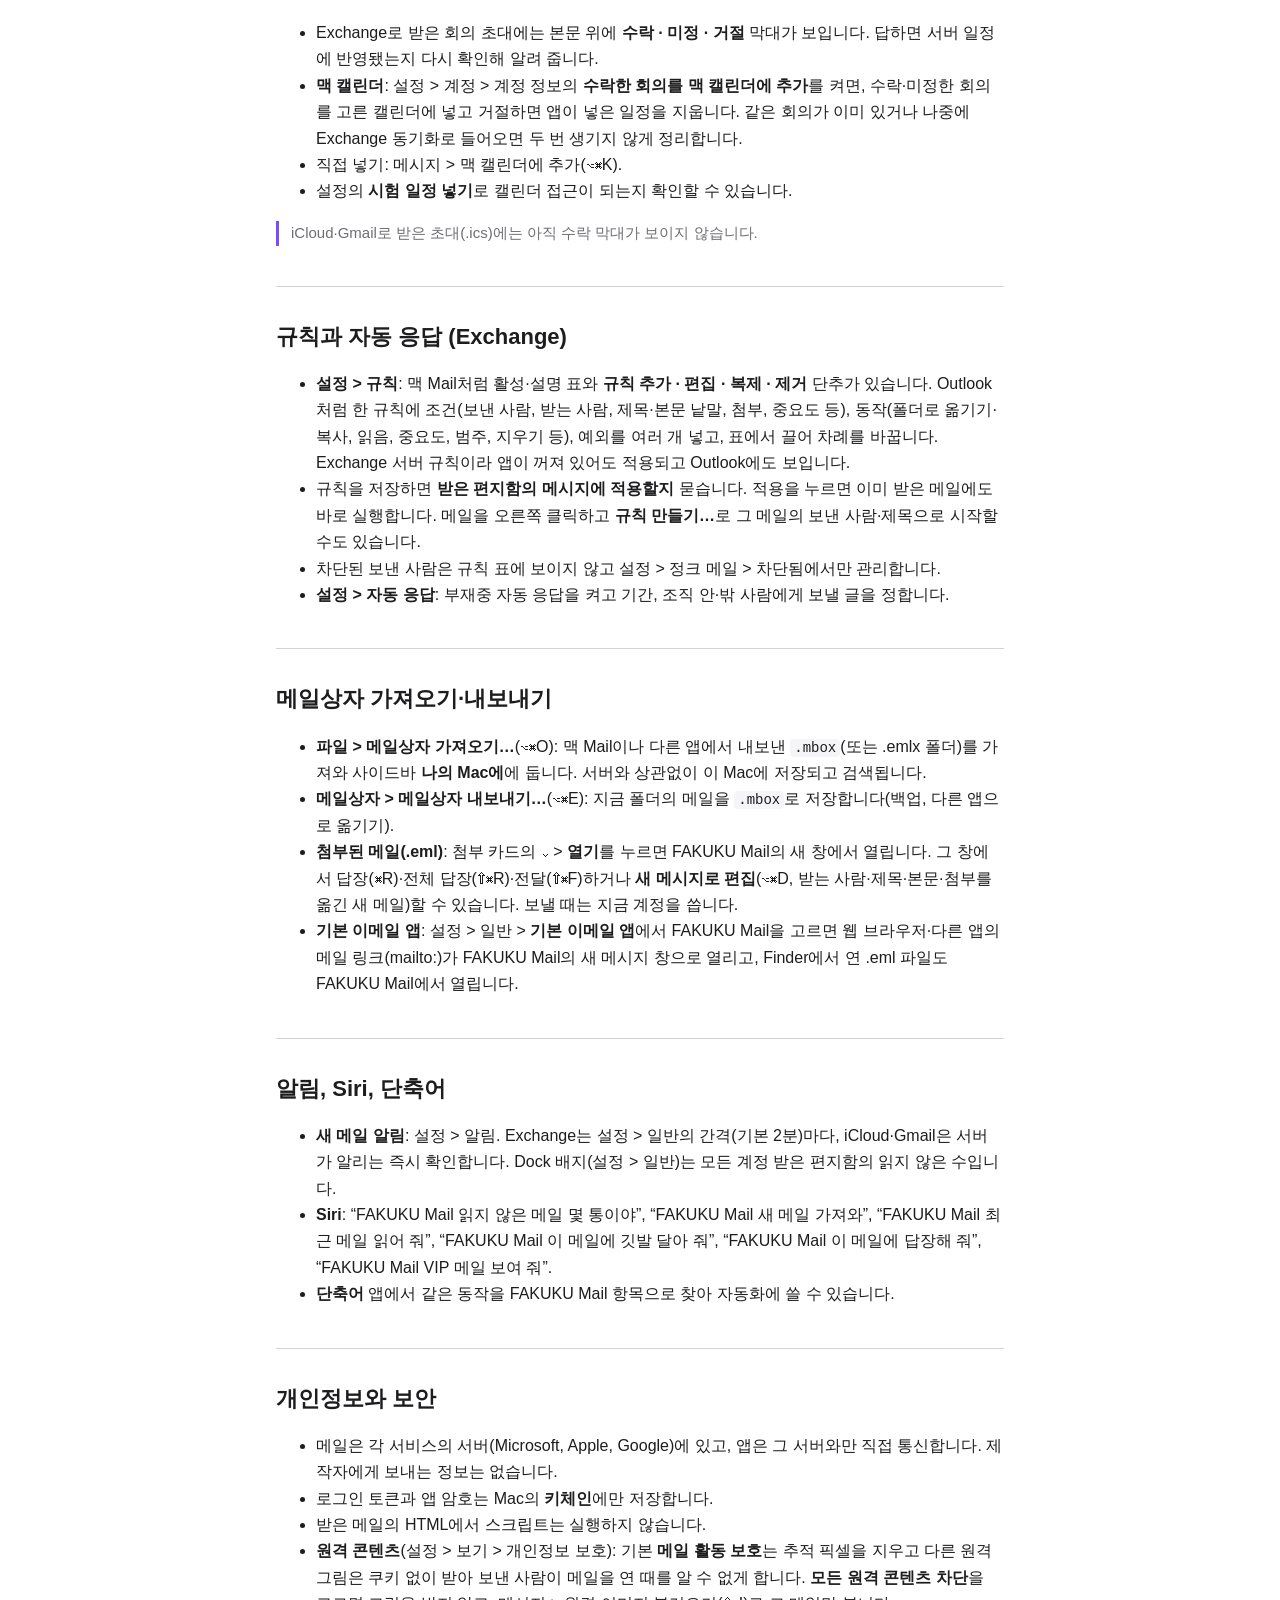
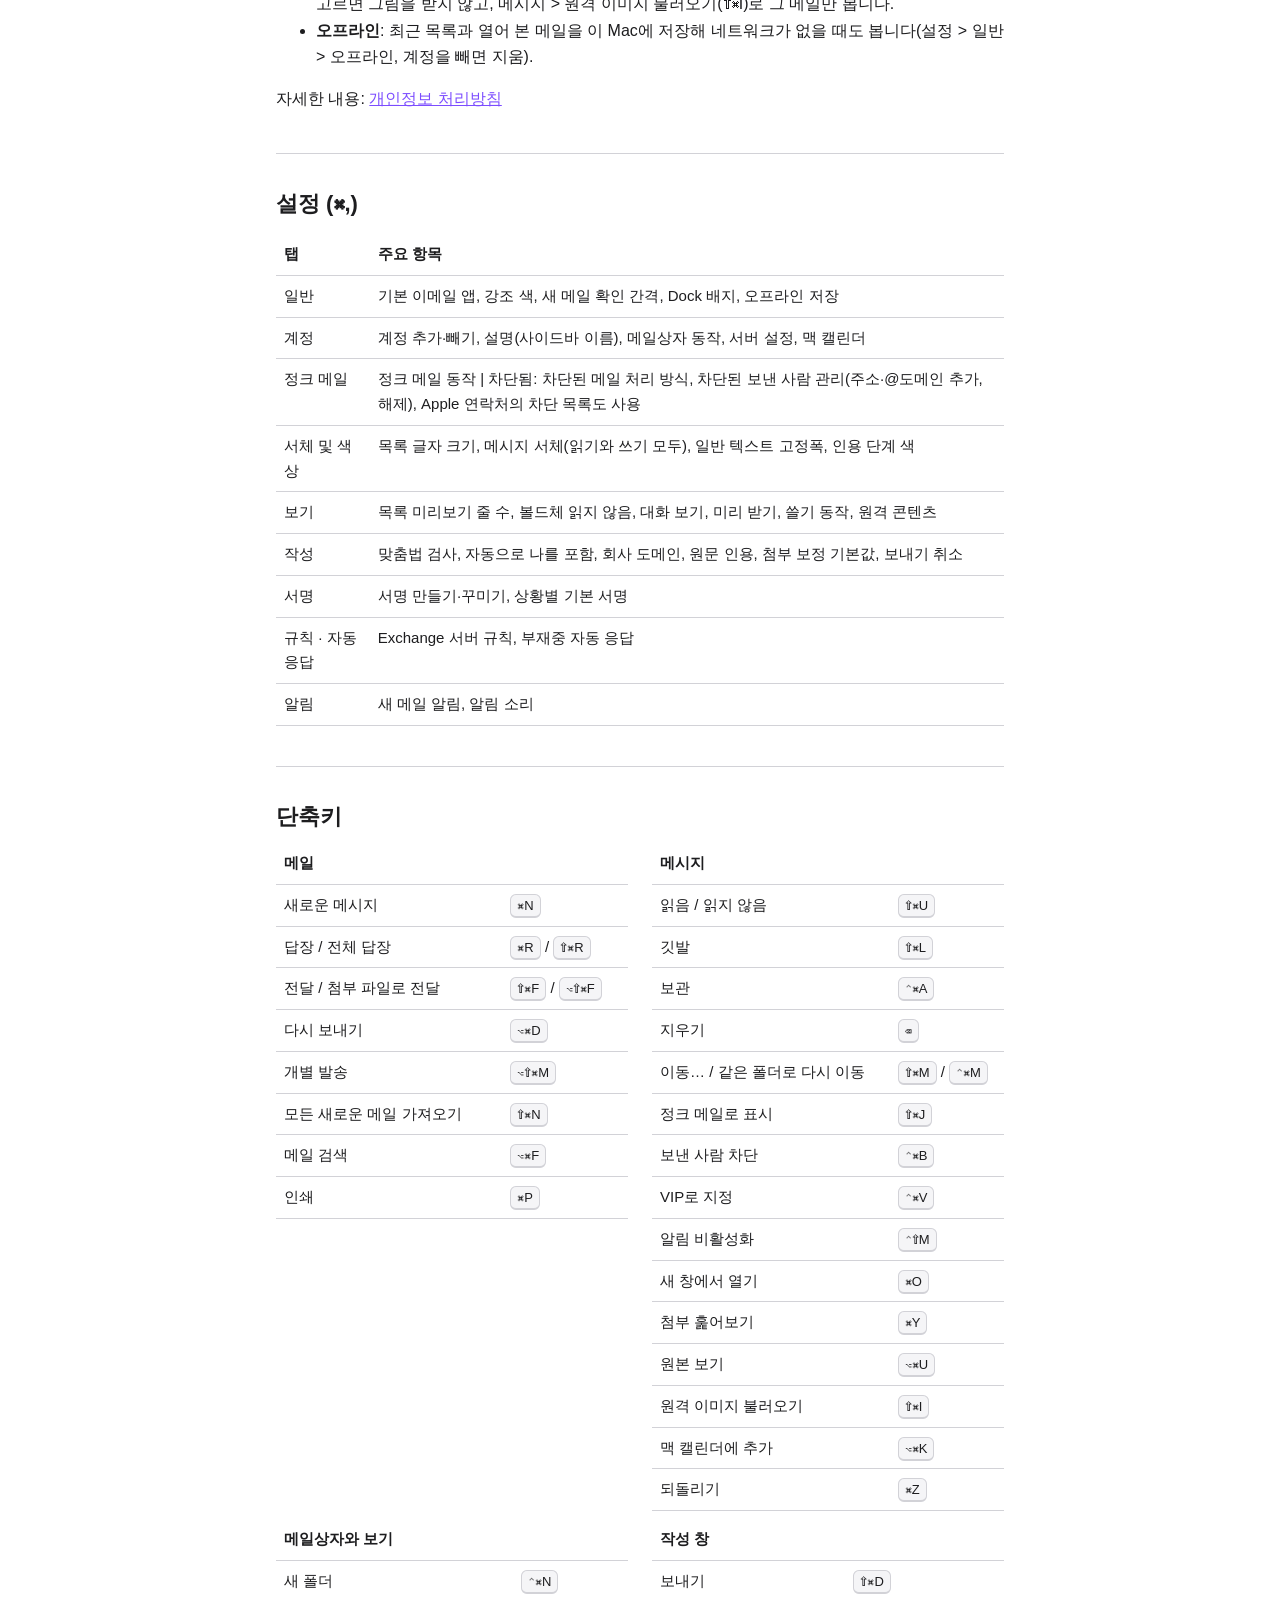
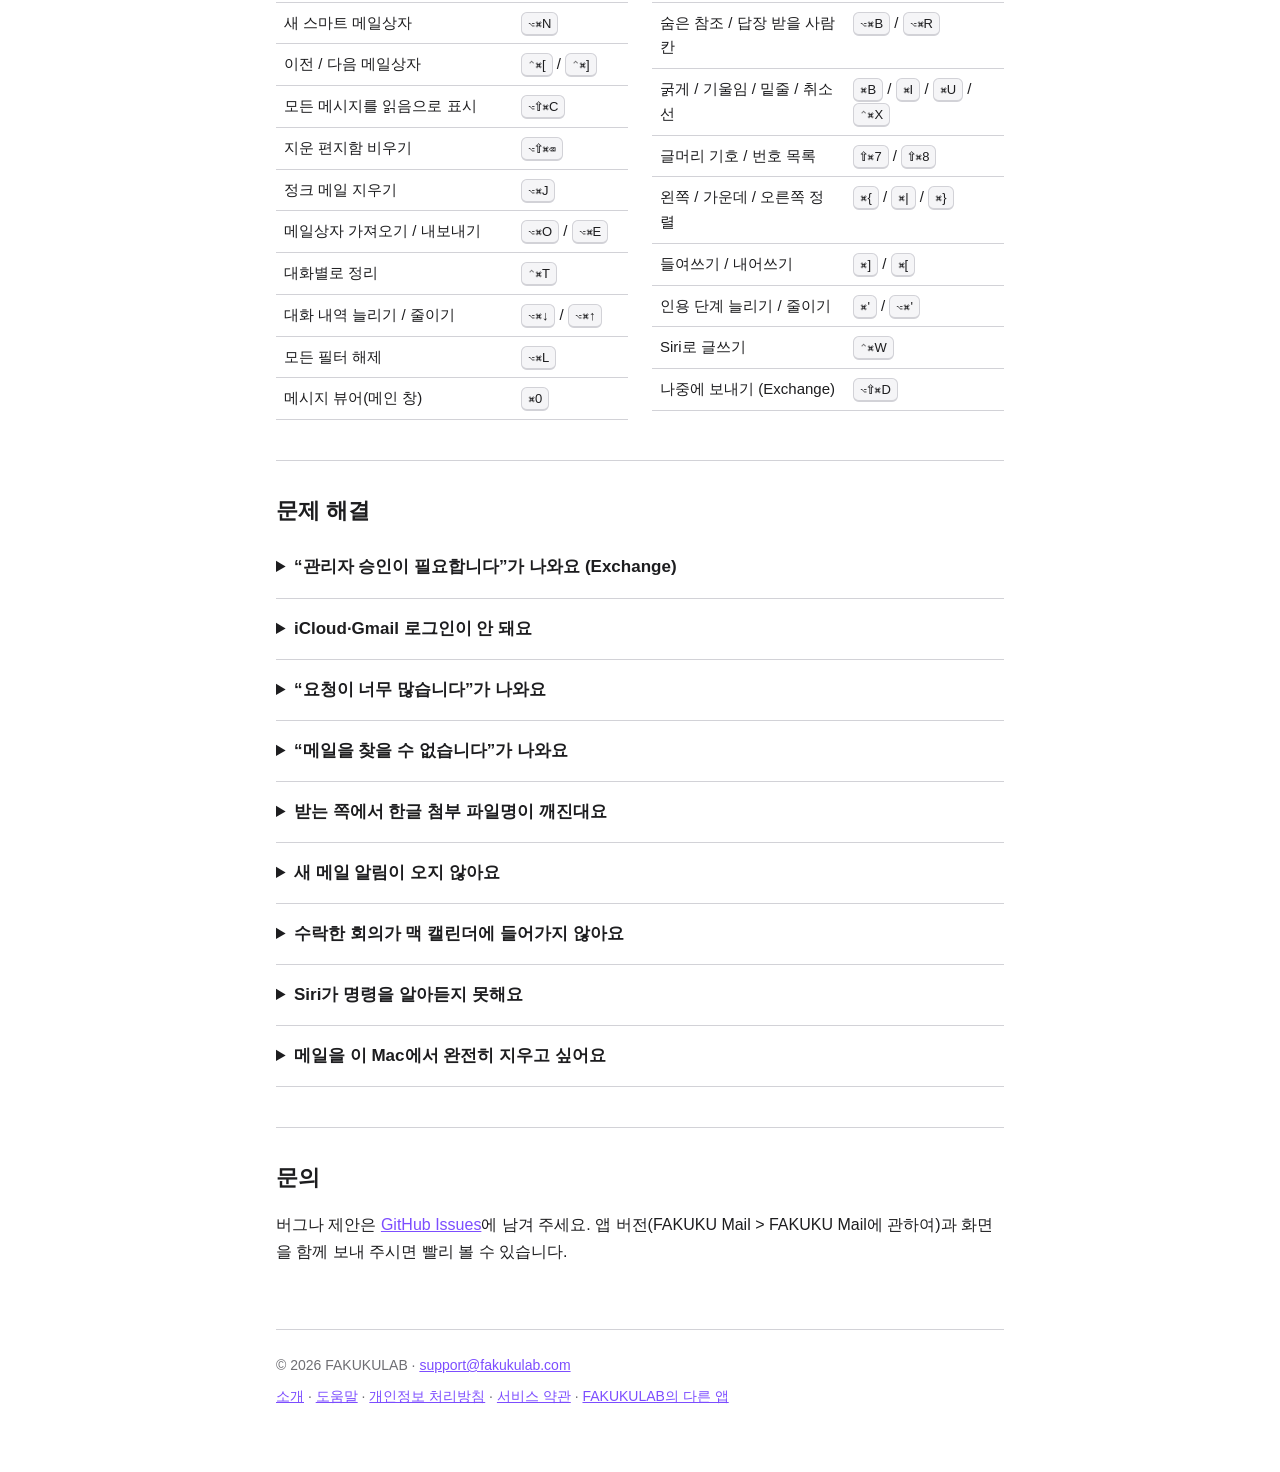
<file: site/help.html>
<!doctype html>
<html lang="ko">
<head>
<meta charset="utf-8">
<meta name="viewport" content="width=device-width, initial-scale=1">
<title>FAKUKU Mail 도움말</title>
<meta name="description" content="FAKUKU Mail 사용법: 계정 추가, 메일 읽기와 정리, 쓰기와 첨부 보정, 개별 발송, 회의와 맥 캘린더, 단축키, 문제 해결.">
<link rel="icon" href="images/icon.png">
<link rel="canonical" href="https://mail.fakukulab.com/help.html">
<link rel="alternate" hreflang="en" href="https://mail.fakukulab.com/help-en.html">
<link rel="stylesheet" href="style.css">
</head>
<body>
<main class="help">
<p class="lang"><a href="https://fakukulab.com/">← FAKUKULAB</a> · <a href="help-en.html">English</a></p>
<header>
  <img src="images/icon.png" alt="">
  <div>
    <h1>FAKUKU Mail 도움말</h1>
    <p class="muted">macOS 26 이상 · Microsoft Exchange Online, iCloud, Gmail</p>
  </div>
</header>

<nav class="toc" aria-label="목차">
  <a href="#start">시작하기</a>
  <a href="#screen">화면 둘러보기</a>
  <a href="#read">읽기와 정리</a>
  <a href="#search">검색과 스마트 메일상자</a>
  <a href="#write">메일 쓰기</a>
  <a href="#fix">첨부 보정</a>
  <a href="#merge">개별 발송</a>
  <a href="#meeting">회의와 맥 캘린더</a>
  <a href="#server">규칙과 자동 응답</a>
  <a href="#local">메일상자 가져오기·내보내기</a>
  <a href="#notify">알림, Siri, 단축어</a>
  <a href="#privacy">개인정보와 보안</a>
  <a href="#settings">설정</a>
  <a href="#keys">단축키</a>
  <a href="#trouble">문제 해결</a>
</nav>

<!-- ───────────────────────────── -->
<h2 id="start">시작하기</h2>
<p>FAKUKU Mail은 메일을 서버에 그대로 두고 읽고 씁니다. 계정을 여러 개 더해 한 창에서 함께 쓸 수 있습니다.</p>

<h3>Microsoft Exchange (회사 메일)</h3>
<ol>
  <li>처음 화면에서 회사 이메일 주소를 넣고 <strong>로그인</strong>을 누릅니다. 이미 쓰는 중이면 <strong>설정 &gt; 계정</strong>에서 <strong>+</strong> &gt; <strong>Microsoft Exchange…</strong>를 고릅니다.</li>
  <li>Microsoft 로그인 창에서 비밀번호와 휴대폰 승인(다중 인증)을 합니다. 앱은 비밀번호를 받지 않습니다.</li>
  <li>“관리자 승인이 필요합니다”가 나오면 화면의 <strong>관리자 승인 링크 복사</strong>를 눌러 회사 IT 관리자에게 보내 주세요. 회사에서 한 번만 승인하면 됩니다.</li>
</ol>

<h3>iCloud</h3>
<ol>
  <li>Apple 계정 웹(account.apple.com) &gt; <strong>로그인 및 보안</strong> &gt; <strong>앱 암호</strong>에서 앱 암호를 하나 만듭니다.</li>
  <li><strong>설정 &gt; 계정 &gt; + &gt; iCloud…</strong>에서 이름, iCloud 주소, 앱 암호를 넣고 <strong>로그인</strong>을 누릅니다. Apple 계정 암호가 아니라 <em>앱 암호</em>를 넣어야 합니다.</li>
</ol>

<h3>Gmail</h3>
<ol>
  <li>Google 계정에서 <strong>2단계 인증</strong>을 켭니다.</li>
  <li>Google 계정 &gt; 보안 &gt; <strong>앱 비밀번호</strong>에서 앱 비밀번호를 만듭니다.</li>
  <li>Gmail 웹 설정 &gt; <strong>전달 및 POP/IMAP</strong>에서 IMAP이 켜져 있는지 봅니다.</li>
  <li><strong>설정 &gt; 계정 &gt; + &gt; Gmail…</strong>에서 주소와 앱 비밀번호를 넣습니다.</li>
</ol>
<p class="note">Gmail의 “전체보관함”은 보관 폴더로 쓰입니다. 별표·중요 라벨은 사이드바에 넣지 않습니다(별표한 메일은 <strong>깃발 표시</strong>에서 봅니다).</p>

<h3>계정 빼기</h3>
<p><strong>설정 &gt; 계정</strong>에서 계정을 고르고 <strong>−</strong>를 누릅니다. 이 Mac에 저장한 그 계정의 메일 사본과 로그인 정보만 지우고, 서버의 메일은 그대로입니다.</p>

<!-- ───────────────────────────── -->
<h2 id="screen">화면 둘러보기</h2>
<figure class="window"><img src="images/inbox-light.png" alt="FAKUKU Mail 메인 창: 사이드바, 메일 목록, 본문"></figure>
<h3>사이드바</h3>
<ul>
  <li><strong>스마트 메일상자</strong>: 모든 받은 편지함(계정이 둘 이상일 때), 깃발 표시(색별), 직접 만든 스마트 메일상자.</li>
  <li><strong>VIP</strong>: VIP로 지정한 사람의 메일만 모아 봅니다.</li>
  <li><strong>계정 구역</strong>: 계정마다 폴더가 따로 보입니다. 구역 이름에 마우스를 올리면 새 폴더 단추와 접기(⌄)가 나타나고, 접으면 받은 편지함의 읽지 않은 수가 보입니다.</li>
  <li><strong>나의 Mac에</strong>: 파일에서 가져온 메일상자(이 Mac에만 저장).</li>
</ul>
<h3>메일 목록</h3>
<ul>
  <li><strong>보기 &gt; 대화별로 정리</strong>(⌃⌘T)를 켜면 같은 대화가 한 줄로 묶이고 메일 수가 보입니다.</li>
  <li>트랙패드 두 손가락으로 줄을 좌우로 쓸면 동작 단추가 나옵니다. 기본은 오른쪽으로 쓸기 = 읽음, 왼쪽으로 끝까지 쓸기 = 지우기이며 <strong>설정 &gt; 보기</strong>에서 바꿉니다.</li>
  <li>보기 메뉴의 <strong>필터</strong>(읽지 않음, 깃발, 첨부, 높은 우선순위, 나에게 온 것, 멘션)와 <strong>정렬</strong>로 목록을 좁힙니다.</li>
</ul>
<h3>본문</h3>
<ul>
  <li>위쪽 <strong>대화 내역 줄</strong>에 같은 대화의 메일(다른 폴더의 내 답장 포함)이 보이고, 지금 보는 메일이 강조됩니다. 줄 높이는 아래 가장자리를 끌거나 ⌥⌘↓ / ⌥⌘↑로 바꿉니다.</li>
  <li>받는 사람이 많으면 머리글에 8명까지 보이고 <strong>외 N명</strong>을 누르면 모두 펼칩니다(<strong>접기</strong>로 다시 줄임).</li>
  <li>머리글의 이름에 마우스를 올리면 ⌄가 나타나고, 누르면 주소 복사, VIP 지정, 연락처 카드 보기 같은 메뉴가 나옵니다.</li>
  <li>첨부는 제목 아래 카드로 보입니다. 누르면 훑어보기, ⌄로 열기·저장. 카드를 끌어 Finder에 놓으면 저장되고, 새 메시지·답장 창에 놓으면 첨부됩니다.</li>
</ul>

<!-- ───────────────────────────── -->
<h2 id="read">읽기와 정리</h2>
<table>
  <tr><th>하고 싶은 일</th><th>방법</th></tr>
  <tr><td>읽음 / 읽지 않음</td><td>메일을 열면 바로 읽음이 되고, 목록·사이드바 수·Dock 배지도 함께 바뀝니다. 다시 읽지 않음으로: 메시지 &gt; 읽지 않음으로 표시 (⇧⌘U), 또는 오른쪽으로 쓸기</td></tr>
  <tr><td>깃발</td><td>⇧⌘L. 메시지 &gt; 깃발 색에서 색을 고릅니다</td></tr>
  <tr><td>보관</td><td>⌃⌘A. 계정의 보관 폴더로 옮깁니다 (Gmail은 받은 편지함에서만 뺍니다)</td></tr>
  <tr><td>지우기</td><td>Delete(⌫) 키. 지운 편지함(휴지통)으로 옮깁니다</td></tr>
  <tr><td>다른 폴더로 옮기기</td><td>줄을 사이드바 폴더로 끌어다 놓기, 메시지 &gt; 이동…(⇧⌘M), 같은 폴더로 다시 이동(⌃⌘M)</td></tr>
  <tr><td>되돌리기</td><td>⌘Z. 옮기기·보관·지우기를 원래 폴더로 되돌립니다</td></tr>
  <tr><td>정크 메일</td><td>⇧⌘J. 정크 메일 폴더로 옮겨 서버가 배우게 합니다</td></tr>
  <tr><td>보낸 사람 차단</td><td>⌃⌘B. 그 사람의 메일은 차단 표시가 붙고 알림이 뜨지 않습니다. 설정 &gt; 정크 메일 &gt; 차단됨에서 지운 편지함으로 옮기게 할 수 있습니다</td></tr>
  <tr><td>대화 알림 끄기</td><td>⌃⇧M. 그 대화에 새 메일이 와도 알리지 않습니다</td></tr>
  <tr><td>새 창에서 열기</td><td>⌘O 또는 줄을 두 번 누르기</td></tr>
  <tr><td>원본 보기</td><td>⌥⌘U. 모든 머리글과 MIME 원본</td></tr>
  <tr><td>인쇄</td><td>⌘P</td></tr>
  <tr><td>폴더 만들기·이름 바꾸기·지우기</td><td>메일상자 메뉴, 또는 폴더를 ⌃-클릭</td></tr>
  <tr><td>메일상자 메뉴</td><td>메일상자를 ⌃-클릭(오른쪽 클릭): 즐겨찾기에 추가, 메일상자 내보내기…, 삭제된 항목 지우기…, ‘계정’ 동기화, ‘계정’ 편집…, 부재 중…, 계정 정보 가져오기(메일상자별 메시지 수와 크기)</td></tr>
</table>

<!-- ───────────────────────────── -->
<h2 id="search">검색과 스마트 메일상자</h2>
<ul>
  <li>도구 막대의 검색 칸(⌥⌘F)에 낱말을 넣습니다. 오른쪽에서 <strong>이 폴더</strong> 또는 <strong>모든 폴더</strong>를 고릅니다. 모든 폴더 검색은 모든 계정과 <strong>나의 Mac에</strong>의 가져온 메일도 찾습니다.</li>
  <li><strong>메일상자 &gt; 새 스마트 메일상자…</strong>(⌥⌘N): 보낸 사람, 제목, 읽지 않음, 깃발, 첨부, 높은 우선순위, VIP, 최근 며칠, 폴더 같은 조건을 저장해 두고 폴더처럼 봅니다. 모든 폴더의 <em>모든</em> 메일에서 찾습니다(폴더 조건이 없으면 지운 편지함과 정크 메일은 뺍니다).</li>
  <li>처음 열 때는 메일이 많으면 시간이 걸립니다. 한 번 찾은 결과는 이 Mac에 저장해 두고, 다음부터는 새로 받은 메일만 더 찾습니다. 처음부터 다시 찾으려면 도구 막대의 <strong>새로 고침</strong>(또는 메일상자 &gt; 모든 새로운 메일 가져오기)을 누릅니다.</li>
  <li><strong>VIP</strong>: 메일을 고르고 메시지 &gt; 보낸 사람을 VIP로 지정…(⌃⌘V). 이름과 아이콘을 정할 수 있습니다.</li>
</ul>

<!-- ───────────────────────────── -->
<h2 id="write">메일 쓰기</h2>
<figure class="window"><img src="images/compose-light.png" alt="메일 작성 창"></figure>
<ul>
  <li><strong>새로운 메시지</strong> ⌘N, <strong>답장</strong> ⌘R, <strong>전체 답장</strong> ⇧⌘R, <strong>전달</strong> ⇧⌘F, <strong>첨부 파일로 전달</strong> ⌥⇧⌘F, <strong>다시 보내기</strong> ⌥⌘D.</li>
  <li>답장하거나 전달한 메일은 목록의 제목 줄 왼쪽에 회색 화살표가 붙습니다: 답장 ↩, 전체 답장 ↩↩, 전달 ↪. Outlook이나 웹에서 한 답장도 보입니다(검색 결과에는 보이지 않습니다).</li>
  <li><strong>받는 사람</strong>: 주소를 쓰고 쉼표, 세미콜론, Return을 누르거나 다 쓴 주소 뒤에 한 칸 띄면 이름 토큰이 되고 바로 다음 주소를 씁니다. 쓰는 동안 주고받은 적 있는 주소가 아래에 제안되고 맨 위 주소가 골라져 있습니다. 마우스를 올리거나 화살표로 다른 주소를 고르고 Return·Tab이나 클릭으로 넣습니다. 목록에 없는 주소도 끝까지 쓰고 Return을 누르면 그대로 들어갑니다. 토큰의 ⌄ 메뉴로 복사·제거, 두 번 눌러 고치기.</li>
  <li><strong>참조·숨은 참조·답장 받을 사람·우선 순위</strong> 칸은 보기 메뉴나 도구 막대의 머리글 필드 단추로 보이고 감춥니다(숨은 참조 ⌥⌘B).</li>
  <li><strong>보낸 사람</strong>: 계정이 둘 이상이면 보낼 계정을 고릅니다. 답장·전달은 원래 메일을 받은 계정이 기본입니다.</li>
  <li><strong>서식</strong>: 포맷 메뉴(굵게 ⌘B, 기울임 ⌘I, 밑줄 ⌘U, 목록, 정렬, 인용 단계). 본문에서 Tab은 들여쓰기입니다. <strong>Siri로 글쓰기</strong>(⌃⌘W)로 문장을 다듬을 수 있습니다.</li>
  <li><strong>서명</strong>: 설정 &gt; 서명에서 여러 개 만들고, 새 메일·답장·전달마다 기본 서명을 정합니다. 작성 창의 서명 메뉴로 바꿉니다.</li>
  <li><strong>회사 밖 주소 알림</strong>: 설정 &gt; 작성에 회사 도메인을 적어 두면, 그 밖의 받는 사람이 주황색으로 보입니다.</li>
  <li><strong>보내기 취소</strong>: 설정 &gt; 작성에서 5~20초를 고르면, 보내기를 누른 뒤 남은 시간을 보여 주는 창이 뜹니다. <strong>보내기 취소</strong>(Esc)로 작성 창에 돌아가거나 <strong>지금 보내기</strong>(Return)로 바로 보냅니다. 보내면 창은 사라집니다.</li>
  <li><strong>전체 답장 확인</strong>: 전체 답장을 보낼 때 받는 사람·참조·숨은 참조를 합쳐 두 명 이상이면 받는 사람 수와 이름을 보이고 "전체 답장으로 보내겠습니까?"를 묻습니다. 확인을 눌러야 보냅니다.</li>
  <li><strong>나중에 보내기</strong>(Exchange): 작성 창 도구 막대의 <strong>나중에 보내기…</strong>(⌥⇧⌘D)에서 시각을 고르면 서버가 그 시각에 보냅니다.</li>
  <li><strong>메시지 저장</strong>(⌘S): 쓰는 동안 임시 보관함에 저장됩니다(새 메시지는 30초마다 저절로). 쓰던 창을 닫으면 <strong>메시지를 임시 저장하겠습니까?</strong>가 뜹니다.
    <ul>
      <li><strong>저장</strong>: 임시 보관함에 남기고 닫습니다. 나중에 열어 <strong>메시지 이어서 쓰기</strong>로 계속 씁니다.</li>
      <li><strong>저장하지 않음</strong>: 새 메시지는 저절로 저장된 것까지 버립니다. 임시 보관함에서 다시 연 메시지는 이번에 고친 것만 버리고 원래 메시지는 그대로 둡니다.</li>
      <li><strong>취소</strong>: 창으로 돌아가 계속 씁니다.</li>
    </ul>
    아무것도 쓰지 않은 창이나 고치지 않은 메시지는 묻지 않고 닫힙니다. 앱을 끝낼 때(⌘Q)는 묻지 않고 임시 보관함에 남깁니다.</li>
  <li><strong>인터넷이 없을 때</strong>: 쓰는 메일은 몇 초마다 이 Mac에 저장되어 임시 보관함에 바로 보이고, 연결되면 서버의 임시 보관함에 올라갑니다.</li>
  <li><strong>서체</strong>: 새 메시지·답장의 기본 서체와 크기는 설정 &gt; 서체 및 색상의 <strong>메시지 서체</strong>를 따릅니다. 받는 사람에게도 그 서체로 보냅니다(받는 사람 컴퓨터에 그 서체가 없으면 기본 서체로 보입니다).</li>
  <li><strong>편집 메뉴</strong>: 인용문으로 붙여넣기, 붙여넣고 스타일 일치, 선택 메시지 추가, 링크 추가…, 첨부 파일 &gt; 파일 첨부…·모든 첨부 파일 제거.</li>
  <li><strong>큰 첨부</strong>: Exchange는 4MB가 넘는 첨부를 따로 올려 보냅니다(파일 하나 150MB까지). iCloud는 메일 한 통 20MB 정도, Gmail은 25MB까지입니다.</li>
</ul>

<!-- ───────────────────────────── -->
<h2 id="fix">첨부 보정 (한글 파일명과 본문 그림)</h2>
<p>맥 Mail로 Exchange를 쓰면 받는 쪽에서 한글 첨부 파일명이 깨지거나, 본문에 넣은 그림이 첨부로 보이지 않는 일이 있습니다. FAKUKU Mail은 보내기 전에 이를 바로잡습니다.</p>
<ul>
  <li>파일명을 표준 방식(NFC, RFC 2231)으로 적어 Outlook, 네이버, 다음 등에서 그대로 보이게 합니다.</li>
  <li><strong>본문 그림을 일반 첨부파일로 보내기</strong>(기본 켬): 본문의 그림을 첨부로도 보냅니다. 서명과 인용문 안의 그림은 본문에 둡니다. 작은 그림(설정의 KB 기준 미만)은 본문에 둘 수 있습니다.</li>
  <li><strong>EUC-KR 파일명</strong>: 오래된 국내 시스템으로 보낼 때만 켭니다.</li>
  <li>설정 &gt; 작성에서 기본값을 정하고, 작성 창에서 메일마다 끌 수 있습니다.</li>
</ul>

<!-- ───────────────────────────── -->
<h2 id="merge">개별 발송</h2>
<p><strong>메시지 &gt; 개별 발송…</strong>(⌥⇧⌘M)은 같은 내용을 여러 사람에게 <em>한 통씩 따로</em> 보냅니다. 받는 사람은 다른 받는 사람을 볼 수 없습니다.</p>
<ol>
  <li><strong>템플릿</strong>: 제목과 본문에 <code>{{이름}}</code> 같은 자리표시자를 넣어 저장합니다.</li>
  <li><strong>그룹</strong>: 받는 사람 목록을 만들거나 CSV에서 가져옵니다. 열 이름이 자리표시자와 맞으면 사람마다 바뀝니다.</li>
  <li><strong>보내기</strong>: 먼저 나에게 시험 메일을 보내 확인한 뒤 보냅니다. 수신 거부 문구를 덧붙일 수 있습니다.</li>
</ol>

<!-- ───────────────────────────── -->
<h2 id="meeting">회의와 맥 캘린더</h2>
<ul>
  <li>Exchange로 받은 회의 초대에는 본문 위에 <strong>수락 · 미정 · 거절</strong> 막대가 보입니다. 답하면 서버 일정에 반영됐는지 다시 확인해 알려 줍니다.</li>
  <li><strong>맥 캘린더</strong>: 설정 &gt; 계정 &gt; 계정 정보의 <strong>수락한 회의를 맥 캘린더에 추가</strong>를 켜면, 수락·미정한 회의를 고른 캘린더에 넣고 거절하면 앱이 넣은 일정을 지웁니다. 같은 회의가 이미 있거나 나중에 Exchange 동기화로 들어오면 두 번 생기지 않게 정리합니다.</li>
  <li>직접 넣기: 메시지 &gt; 맥 캘린더에 추가(⌥⌘K).</li>
  <li>설정의 <strong>시험 일정 넣기</strong>로 캘린더 접근이 되는지 확인할 수 있습니다.</li>
</ul>
<p class="note">iCloud·Gmail로 받은 초대(.ics)에는 아직 수락 막대가 보이지 않습니다.</p>

<!-- ───────────────────────────── -->
<h2 id="server">규칙과 자동 응답 (Exchange)</h2>
<ul>
  <li><strong>설정 &gt; 규칙</strong>: 맥 Mail처럼 활성·설명 표와 <strong>규칙 추가 · 편집 · 복제 · 제거</strong> 단추가 있습니다. Outlook처럼 한 규칙에 조건(보낸 사람, 받는 사람, 제목·본문 낱말, 첨부, 중요도 등), 동작(폴더로 옮기기·복사, 읽음, 중요도, 범주, 지우기 등), 예외를 여러 개 넣고, 표에서 끌어 차례를 바꿉니다. Exchange 서버 규칙이라 앱이 꺼져 있어도 적용되고 Outlook에도 보입니다.</li>
  <li>규칙을 저장하면 <strong>받은 편지함의 메시지에 적용할지</strong> 묻습니다. 적용을 누르면 이미 받은 메일에도 바로 실행합니다. 메일을 오른쪽 클릭하고 <strong>규칙 만들기…</strong>로 그 메일의 보낸 사람·제목으로 시작할 수도 있습니다.</li>
  <li>차단된 보낸 사람은 규칙 표에 보이지 않고 설정 &gt; 정크 메일 &gt; 차단됨에서만 관리합니다.</li>
  <li><strong>설정 &gt; 자동 응답</strong>: 부재중 자동 응답을 켜고 기간, 조직 안·밖 사람에게 보낼 글을 정합니다.</li>
</ul>

<!-- ───────────────────────────── -->
<h2 id="local">메일상자 가져오기·내보내기</h2>
<ul>
  <li><strong>파일 &gt; 메일상자 가져오기…</strong>(⌥⌘O): 맥 Mail이나 다른 앱에서 내보낸 <code>.mbox</code>(또는 .emlx 폴더)를 가져와 사이드바 <strong>나의 Mac에</strong>에 둡니다. 서버와 상관없이 이 Mac에 저장되고 검색됩니다.</li>
  <li><strong>메일상자 &gt; 메일상자 내보내기…</strong>(⌥⌘E): 지금 폴더의 메일을 <code>.mbox</code>로 저장합니다(백업, 다른 앱으로 옮기기).</li>
  <li><strong>첨부된 메일(.eml)</strong>: 첨부 카드의 ⌄ &gt; <strong>열기</strong>를 누르면 FAKUKU Mail의 새 창에서 열립니다. 그 창에서 답장(⌘R)·전체 답장(⇧⌘R)·전달(⇧⌘F)하거나 <strong>새 메시지로 편집</strong>(⌥⌘D, 받는 사람·제목·본문·첨부를 옮긴 새 메일)할 수 있습니다. 보낼 때는 지금 계정을 씁니다.</li>
  <li><strong>기본 이메일 앱</strong>: 설정 &gt; 일반 &gt; <strong>기본 이메일 앱</strong>에서 FAKUKU Mail을 고르면 웹 브라우저·다른 앱의 메일 링크(mailto:)가 FAKUKU Mail의 새 메시지 창으로 열리고, Finder에서 연 .eml 파일도 FAKUKU Mail에서 열립니다.</li>
</ul>

<!-- ───────────────────────────── -->
<h2 id="notify">알림, Siri, 단축어</h2>
<ul>
  <li><strong>새 메일 알림</strong>: 설정 &gt; 알림. Exchange는 설정 &gt; 일반의 간격(기본 2분)마다, iCloud·Gmail은 서버가 알리는 즉시 확인합니다. Dock 배지(설정 &gt; 일반)는 모든 계정 받은 편지함의 읽지 않은 수입니다.</li>
  <li><strong>Siri</strong>: “FAKUKU Mail 읽지 않은 메일 몇 통이야”, “FAKUKU Mail 새 메일 가져와”, “FAKUKU Mail 최근 메일 읽어 줘”, “FAKUKU Mail 이 메일에 깃발 달아 줘”, “FAKUKU Mail 이 메일에 답장해 줘”, “FAKUKU Mail VIP 메일 보여 줘”.</li>
  <li><strong>단축어</strong> 앱에서 같은 동작을 FAKUKU Mail 항목으로 찾아 자동화에 쓸 수 있습니다.</li>
</ul>

<!-- ───────────────────────────── -->
<h2 id="privacy">개인정보와 보안</h2>
<ul>
  <li>메일은 각 서비스의 서버(Microsoft, Apple, Google)에 있고, 앱은 그 서버와만 직접 통신합니다. 제작자에게 보내는 정보는 없습니다.</li>
  <li>로그인 토큰과 앱 암호는 Mac의 <strong>키체인</strong>에만 저장합니다.</li>
  <li>받은 메일의 HTML에서 스크립트는 실행하지 않습니다.</li>
  <li><strong>원격 콘텐츠</strong>(설정 &gt; 보기 &gt; 개인정보 보호): 기본 <strong>메일 활동 보호</strong>는 추적 픽셀을 지우고 다른 원격 그림은 쿠키 없이 받아 보낸 사람이 메일을 연 때를 알 수 없게 합니다. <strong>모든 원격 콘텐츠 차단</strong>을 고르면 그림을 받지 않고, 메시지 &gt; 원격 이미지 불러오기(⇧⌘I)로 그 메일만 봅니다.</li>
  <li><strong>오프라인</strong>: 최근 목록과 열어 본 메일을 이 Mac에 저장해 네트워크가 없을 때도 봅니다(설정 &gt; 일반 &gt; 오프라인, 계정을 빼면 지움).</li>
</ul>
<p>자세한 내용: <a href="privacy.html">개인정보 처리방침</a></p>

<!-- ───────────────────────────── -->
<h2 id="settings">설정 (⌘,)</h2>
<table>
  <tr><th>탭</th><th>주요 항목</th></tr>
  <tr><td>일반</td><td>기본 이메일 앱, 강조 색, 새 메일 확인 간격, Dock 배지, 오프라인 저장</td></tr>
  <tr><td>계정</td><td>계정 추가·빼기, 설명(사이드바 이름), 메일상자 동작, 서버 설정, 맥 캘린더</td></tr>
  <tr><td>정크 메일</td><td>정크 메일 동작 | 차단됨: 차단된 메일 처리 방식, 차단된 보낸 사람 관리(주소·@도메인 추가, 해제), Apple 연락처의 차단 목록도 사용</td></tr>
  <tr><td>서체 및 색상</td><td>목록 글자 크기, 메시지 서체(읽기와 쓰기 모두), 일반 텍스트 고정폭, 인용 단계 색</td></tr>
  <tr><td>보기</td><td>목록 미리보기 줄 수, 볼드체 읽지 않음, 대화 보기, 미리 받기, 쓸기 동작, 원격 콘텐츠</td></tr>
  <tr><td>작성</td><td>맞춤법 검사, 자동으로 나를 포함, 회사 도메인, 원문 인용, 첨부 보정 기본값, 보내기 취소</td></tr>
  <tr><td>서명</td><td>서명 만들기·꾸미기, 상황별 기본 서명</td></tr>
  <tr><td>규칙 · 자동 응답</td><td>Exchange 서버 규칙, 부재중 자동 응답</td></tr>
  <tr><td>알림</td><td>새 메일 알림, 알림 소리</td></tr>
</table>

<!-- ───────────────────────────── -->
<h2 id="keys">단축키</h2>
<div class="keys">
<table>
  <tr><th colspan="2">메일</th></tr>
  <tr><td>새로운 메시지</td><td><kbd>⌘N</kbd></td></tr>
  <tr><td>답장 / 전체 답장</td><td><kbd>⌘R</kbd> / <kbd>⇧⌘R</kbd></td></tr>
  <tr><td>전달 / 첨부 파일로 전달</td><td><kbd>⇧⌘F</kbd> / <kbd>⌥⇧⌘F</kbd></td></tr>
  <tr><td>다시 보내기</td><td><kbd>⌥⌘D</kbd></td></tr>
  <tr><td>개별 발송</td><td><kbd>⌥⇧⌘M</kbd></td></tr>
  <tr><td>모든 새로운 메일 가져오기</td><td><kbd>⇧⌘N</kbd></td></tr>
  <tr><td>메일 검색</td><td><kbd>⌥⌘F</kbd></td></tr>
  <tr><td>인쇄</td><td><kbd>⌘P</kbd></td></tr>
</table>
<table>
  <tr><th colspan="2">메시지</th></tr>
  <tr><td>읽음 / 읽지 않음</td><td><kbd>⇧⌘U</kbd></td></tr>
  <tr><td>깃발</td><td><kbd>⇧⌘L</kbd></td></tr>
  <tr><td>보관</td><td><kbd>⌃⌘A</kbd></td></tr>
  <tr><td>지우기</td><td><kbd>⌫</kbd></td></tr>
  <tr><td>이동… / 같은 폴더로 다시 이동</td><td><kbd>⇧⌘M</kbd> / <kbd>⌃⌘M</kbd></td></tr>
  <tr><td>정크 메일로 표시</td><td><kbd>⇧⌘J</kbd></td></tr>
  <tr><td>보낸 사람 차단</td><td><kbd>⌃⌘B</kbd></td></tr>
  <tr><td>VIP로 지정</td><td><kbd>⌃⌘V</kbd></td></tr>
  <tr><td>알림 비활성화</td><td><kbd>⌃⇧M</kbd></td></tr>
  <tr><td>새 창에서 열기</td><td><kbd>⌘O</kbd></td></tr>
  <tr><td>첨부 훑어보기</td><td><kbd>⌘Y</kbd></td></tr>
  <tr><td>원본 보기</td><td><kbd>⌥⌘U</kbd></td></tr>
  <tr><td>원격 이미지 불러오기</td><td><kbd>⇧⌘I</kbd></td></tr>
  <tr><td>맥 캘린더에 추가</td><td><kbd>⌥⌘K</kbd></td></tr>
  <tr><td>되돌리기</td><td><kbd>⌘Z</kbd></td></tr>
</table>
<table>
  <tr><th colspan="2">메일상자와 보기</th></tr>
  <tr><td>새 폴더</td><td><kbd>⌃⌘N</kbd></td></tr>
  <tr><td>새 스마트 메일상자</td><td><kbd>⌥⌘N</kbd></td></tr>
  <tr><td>이전 / 다음 메일상자</td><td><kbd>⌃⌘[</kbd> / <kbd>⌃⌘]</kbd></td></tr>
  <tr><td>모든 메시지를 읽음으로 표시</td><td><kbd>⌥⇧⌘C</kbd></td></tr>
  <tr><td>지운 편지함 비우기</td><td><kbd>⌥⇧⌘⌫</kbd></td></tr>
  <tr><td>정크 메일 지우기</td><td><kbd>⌥⌘J</kbd></td></tr>
  <tr><td>메일상자 가져오기 / 내보내기</td><td><kbd>⌥⌘O</kbd> / <kbd>⌥⌘E</kbd></td></tr>
  <tr><td>대화별로 정리</td><td><kbd>⌃⌘T</kbd></td></tr>
  <tr><td>대화 내역 늘리기 / 줄이기</td><td><kbd>⌥⌘↓</kbd> / <kbd>⌥⌘↑</kbd></td></tr>
  <tr><td>모든 필터 해제</td><td><kbd>⌥⌘L</kbd></td></tr>
  <tr><td>메시지 뷰어(메인 창)</td><td><kbd>⌘0</kbd></td></tr>
</table>
<table>
  <tr><th colspan="2">작성 창</th></tr>
  <tr><td>보내기</td><td><kbd>⇧⌘D</kbd></td></tr>
  <tr><td>숨은 참조 / 답장 받을 사람 칸</td><td><kbd>⌥⌘B</kbd> / <kbd>⌥⌘R</kbd></td></tr>
  <tr><td>굵게 / 기울임 / 밑줄 / 취소선</td><td><kbd>⌘B</kbd> / <kbd>⌘I</kbd> / <kbd>⌘U</kbd> / <kbd>⌃⌘X</kbd></td></tr>
  <tr><td>글머리 기호 / 번호 목록</td><td><kbd>⇧⌘7</kbd> / <kbd>⇧⌘8</kbd></td></tr>
  <tr><td>왼쪽 / 가운데 / 오른쪽 정렬</td><td><kbd>⌘{</kbd> / <kbd>⌘|</kbd> / <kbd>⌘}</kbd></td></tr>
  <tr><td>들여쓰기 / 내어쓰기</td><td><kbd>⌘]</kbd> / <kbd>⌘[</kbd></td></tr>
  <tr><td>인용 단계 늘리기 / 줄이기</td><td><kbd>⌘'</kbd> / <kbd>⌥⌘'</kbd></td></tr>
  <tr><td>Siri로 글쓰기</td><td><kbd>⌃⌘W</kbd></td></tr>
  <tr><td>나중에 보내기 (Exchange)</td><td><kbd>⌥⇧⌘D</kbd></td></tr>
</table>
</div>

<!-- ───────────────────────────── -->
<h2 id="trouble">문제 해결</h2>
<details><summary>“관리자 승인이 필요합니다”가 나와요 (Exchange)</summary>
<p>회사가 새 앱에 IT 관리자의 승인을 요구하는 설정입니다. 로그인 화면의 <strong>관리자 승인 링크 복사</strong>를 눌러 IT 관리자에게 보내 주세요. 한 번 승인되면 회사의 다른 사람도 바로 씁니다.</p></details>
<details><summary>iCloud·Gmail 로그인이 안 돼요</summary>
<p>계정 암호가 아니라 <strong>앱 암호(앱 비밀번호)</strong>를 넣어야 합니다. Gmail은 2단계 인증과 IMAP이 켜져 있어야 합니다. 앱 암호를 새로 만들었으면 계정을 빼고(−) 다시 추가하세요.</p></details>
<details><summary>“요청이 너무 많습니다”가 나와요</summary>
<p>Exchange 서버가 잠시 요청을 막은 것입니다. 앱이 서버가 알려 준 시간만큼 기다렸다 자동으로 다시 시도합니다. 1~2분 뒤 <strong>모든 새로운 메일 가져오기</strong>(⇧⌘N)를 눌러 보세요.</p></details>
<details><summary>“메일을 찾을 수 없습니다”가 나와요</summary>
<p>휴대폰이나 다른 컴퓨터, 서버 규칙이 그 메일을 옮기거나 지운 경우입니다. 앱이 목록을 조용히 새로 고칩니다.</p></details>
<details><summary>받는 쪽에서 한글 첨부 파일명이 깨진대요</summary>
<p>작성 창의 <strong>첨부 보정</strong>이 켜져 있는지 봅니다. 상대가 오래된 국내 시스템이면 설정 &gt; 작성의 <strong>EUC-KR 파일명</strong>을 켜 보세요.</p></details>
<details><summary>새 메일 알림이 오지 않아요</summary>
<p>설정 &gt; 알림에서 알림이 켜져 있는지, 시스템 설정 &gt; 알림 &gt; FAKUKU Mail이 허용되어 있는지 봅니다. 대화 알림을 꺼 둔 메일(⌃⇧M)은 알리지 않습니다.</p></details>
<details><summary>수락한 회의가 맥 캘린더에 들어가지 않아요</summary>
<p>설정 &gt; 계정 &gt; 계정 정보의 <strong>접근</strong>이 “허용됨”인지 보고 <strong>시험 일정 넣기</strong>를 눌러 보세요. 거부됨이면 시스템 설정 &gt; 개인정보 보호 및 보안 &gt; 캘린더에서 FAKUKU Mail을 켭니다.</p></details>
<details><summary>Siri가 명령을 알아듣지 못해요</summary>
<p>앱을 한 번 실행한 뒤 Siri에 “FAKUKU Mail …”처럼 앱 이름을 넣어 말합니다. 단축어 앱의 FAKUKU Mail 항목에서 동작을 직접 실행해 오류를 확인할 수 있습니다.</p></details>
<details><summary>메일을 이 Mac에서 완전히 지우고 싶어요</summary>
<p>설정 &gt; 계정에서 계정을 빼면(−) 그 계정의 오프라인 사본과 로그인 정보가 지워집니다. 가져온 메일상자는 사이드바에서 ⌃-클릭 &gt; 메일상자 지우기.</p></details>

<h2>문의</h2>
<p>버그나 제안은 <a href="https://github.com/fakukulab/fakuku-mail/issues">GitHub Issues</a>에 남겨 주세요. 앱 버전(FAKUKU Mail &gt; FAKUKU Mail에 관하여)과 화면을 함께 보내 주시면 빨리 볼 수 있습니다.</p>

<footer class="site"><div>© 2026 FAKUKULAB · <a href="mailto:support@fakukulab.com">support@fakukulab.com</a></div><div><a href="index.html">소개</a> · <a href="help.html">도움말</a> · <a href="privacy.html">개인정보 처리방침</a> · <a href="terms.html">서비스 약관</a> · <a href="https://fakukulab.com/">FAKUKULAB의 다른 앱</a></div></footer>
</main>
</body>
</html>
</file>
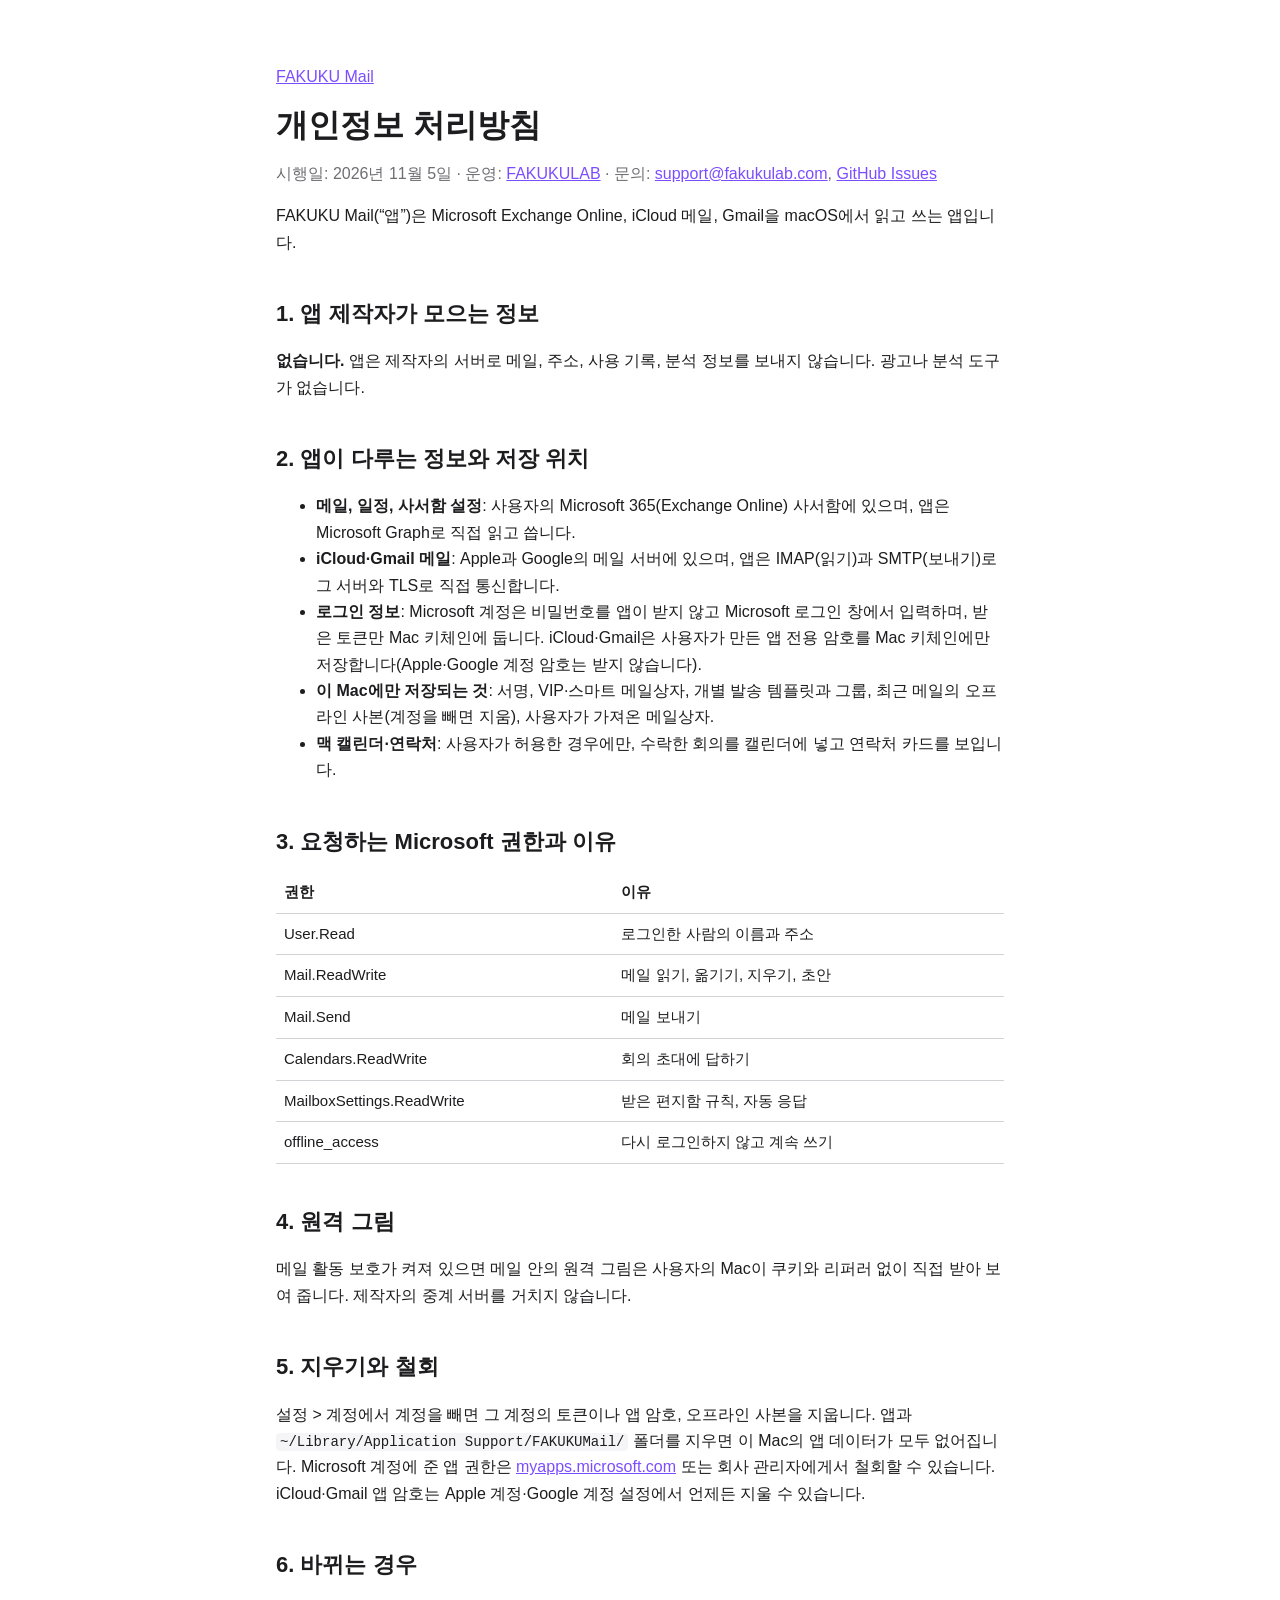
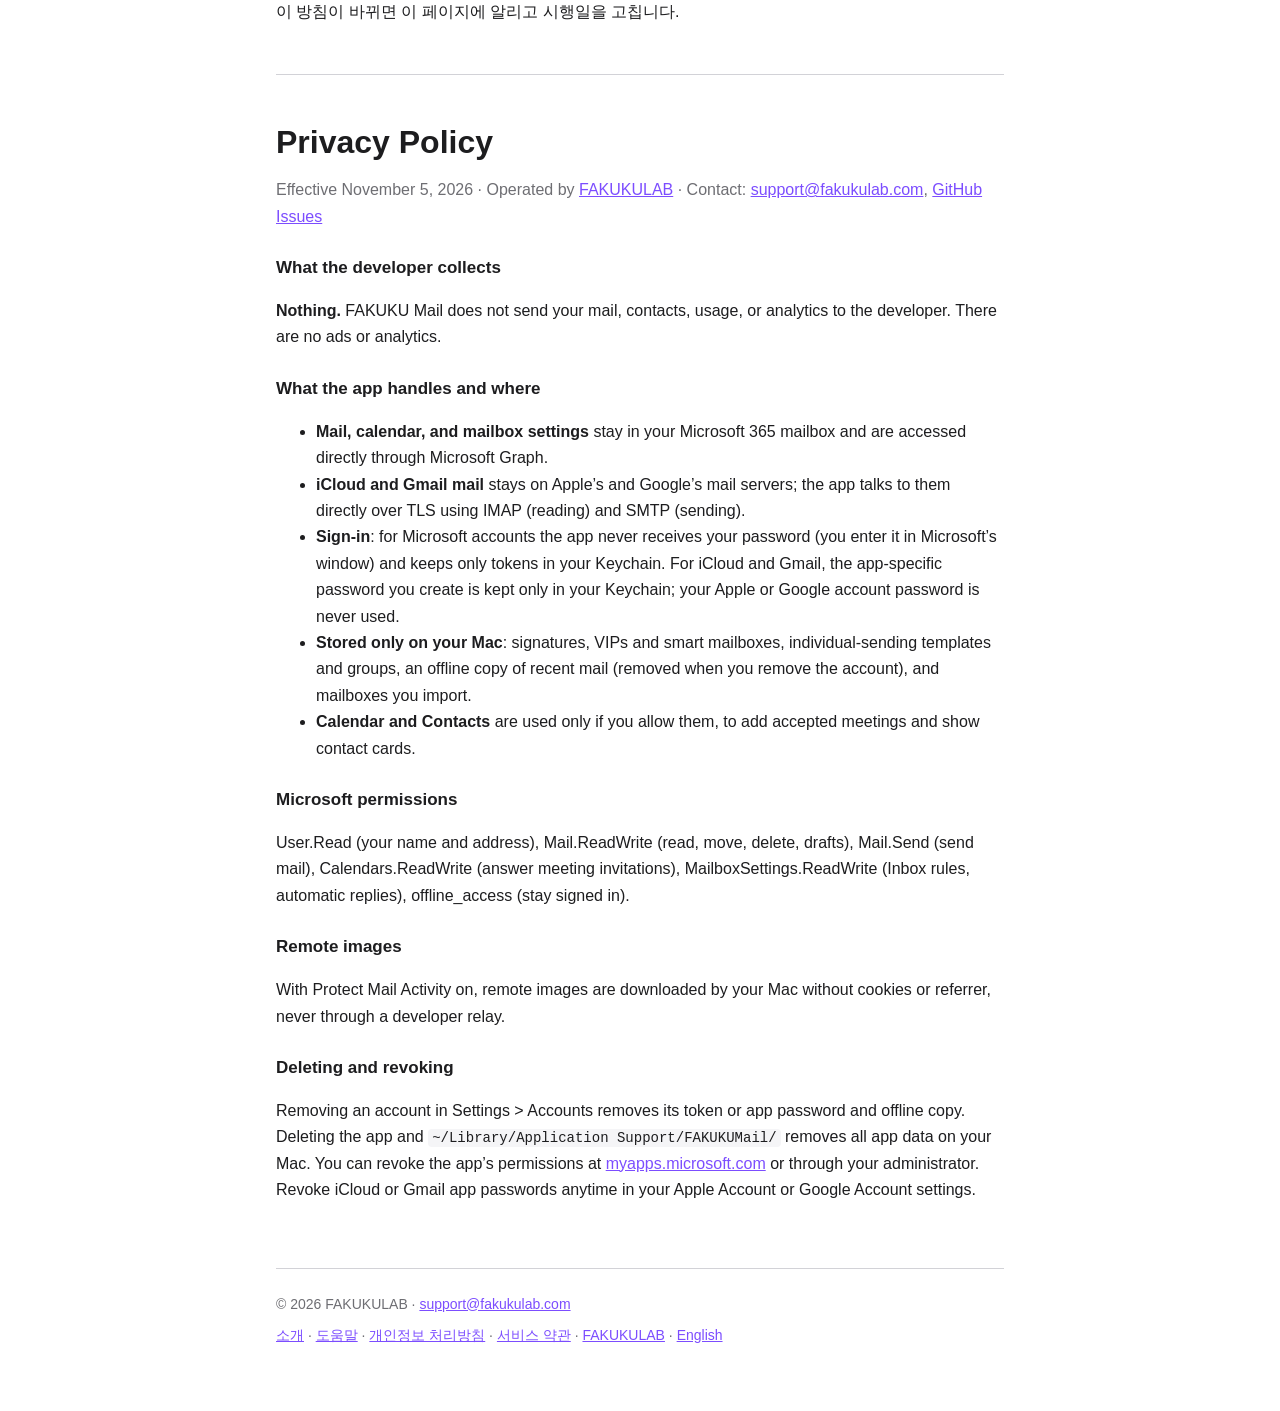
<file: site/privacy.html>
<!doctype html>
<html lang="ko">
<head>
<meta charset="utf-8">
<meta name="viewport" content="width=device-width, initial-scale=1">
<title>개인정보 처리방침 · FAKUKU Mail</title>
<link rel="canonical" href="https://mail.fakukulab.com/privacy.html">
<link rel="stylesheet" href="style.css">
</head>
<body>
<main>
<p><a href="index.html">FAKUKU Mail</a></p>
<h1>개인정보 처리방침</h1>
<p class="muted">시행일: 2026년 11월 5일 · 운영: <a href="https://fakukulab.com/">FAKUKULAB</a> · 문의: <a href="mailto:support@fakukulab.com">support@fakukulab.com</a>, <a href="https://github.com/fakukulab/fakuku-mail/issues">GitHub Issues</a></p>

<p>FAKUKU Mail(“앱”)은 Microsoft Exchange Online, iCloud 메일, Gmail을 macOS에서 읽고 쓰는 앱입니다.</p>

<h2>1. 앱 제작자가 모으는 정보</h2>
<p><strong>없습니다.</strong> 앱은 제작자의 서버로 메일, 주소, 사용 기록, 분석 정보를 보내지 않습니다. 광고나 분석 도구가 없습니다.</p>

<h2>2. 앱이 다루는 정보와 저장 위치</h2>
<ul>
  <li><strong>메일, 일정, 사서함 설정</strong>: 사용자의 Microsoft 365(Exchange Online) 사서함에 있으며, 앱은 Microsoft Graph로 직접 읽고 씁니다.</li>
  <li><strong>iCloud·Gmail 메일</strong>: Apple과 Google의 메일 서버에 있으며, 앱은 IMAP(읽기)과 SMTP(보내기)로 그 서버와 TLS로 직접 통신합니다.</li>
  <li><strong>로그인 정보</strong>: Microsoft 계정은 비밀번호를 앱이 받지 않고 Microsoft 로그인 창에서 입력하며, 받은 토큰만 Mac 키체인에 둡니다. iCloud·Gmail은 사용자가 만든 앱 전용 암호를 Mac 키체인에만 저장합니다(Apple·Google 계정 암호는 받지 않습니다).</li>
  <li><strong>이 Mac에만 저장되는 것</strong>: 서명, VIP·스마트 메일상자, 개별 발송 템플릿과 그룹, 최근 메일의 오프라인 사본(계정을 빼면 지움), 사용자가 가져온 메일상자.</li>
  <li><strong>맥 캘린더·연락처</strong>: 사용자가 허용한 경우에만, 수락한 회의를 캘린더에 넣고 연락처 카드를 보입니다.</li>
</ul>

<h2>3. 요청하는 Microsoft 권한과 이유</h2>
<table>
  <tr><th>권한</th><th>이유</th></tr>
  <tr><td>User.Read</td><td>로그인한 사람의 이름과 주소</td></tr>
  <tr><td>Mail.ReadWrite</td><td>메일 읽기, 옮기기, 지우기, 초안</td></tr>
  <tr><td>Mail.Send</td><td>메일 보내기</td></tr>
  <tr><td>Calendars.ReadWrite</td><td>회의 초대에 답하기</td></tr>
  <tr><td>MailboxSettings.ReadWrite</td><td>받은 편지함 규칙, 자동 응답</td></tr>
  <tr><td>offline_access</td><td>다시 로그인하지 않고 계속 쓰기</td></tr>
</table>

<h2>4. 원격 그림</h2>
<p>메일 활동 보호가 켜져 있으면 메일 안의 원격 그림은 사용자의 Mac이 쿠키와 리퍼러 없이 직접 받아 보여 줍니다. 제작자의 중계 서버를 거치지 않습니다.</p>

<h2>5. 지우기와 철회</h2>
<p>설정 &gt; 계정에서 계정을 빼면 그 계정의 토큰이나 앱 암호, 오프라인 사본을 지웁니다. 앱과 <code>~/Library/Application Support/FAKUKUMail/</code> 폴더를 지우면 이 Mac의 앱 데이터가 모두 없어집니다.
Microsoft 계정에 준 앱 권한은 <a href="https://myapps.microsoft.com">myapps.microsoft.com</a> 또는 회사 관리자에게서 철회할 수 있습니다. iCloud·Gmail 앱 암호는 Apple 계정·Google 계정 설정에서 언제든 지울 수 있습니다.</p>

<h2>6. 바뀌는 경우</h2>
<p>이 방침이 바뀌면 이 페이지에 알리고 시행일을 고칩니다.</p>

<hr>

<h1>Privacy Policy</h1>
<p class="muted">Effective November 5, 2026 · Operated by <a href="https://fakukulab.com/">FAKUKULAB</a> · Contact: <a href="mailto:support@fakukulab.com">support@fakukulab.com</a>, <a href="https://github.com/fakukulab/fakuku-mail/issues">GitHub Issues</a></p>

<h3>What the developer collects</h3>
<p><strong>Nothing.</strong> FAKUKU Mail does not send your mail, contacts, usage, or analytics to the developer. There are no ads or analytics.</p>
<h3>What the app handles and where</h3>
<ul>
  <li><strong>Mail, calendar, and mailbox settings</strong> stay in your Microsoft 365 mailbox and are accessed directly through Microsoft Graph.</li>
  <li><strong>iCloud and Gmail mail</strong> stays on Apple’s and Google’s mail servers; the app talks to them directly over TLS using IMAP (reading) and SMTP (sending).</li>
  <li><strong>Sign-in</strong>: for Microsoft accounts the app never receives your password (you enter it in Microsoft’s window) and keeps only tokens in your Keychain. For iCloud and Gmail, the app-specific password you create is kept only in your Keychain; your Apple or Google account password is never used.</li>
  <li><strong>Stored only on your Mac</strong>: signatures, VIPs and smart mailboxes, individual-sending templates and groups, an offline copy of recent mail (removed when you remove the account), and mailboxes you import.</li>
  <li><strong>Calendar and Contacts</strong> are used only if you allow them, to add accepted meetings and show contact cards.</li>
</ul>
<h3>Microsoft permissions</h3>
<p>User.Read (your name and address), Mail.ReadWrite (read, move, delete, drafts), Mail.Send (send mail), Calendars.ReadWrite (answer meeting invitations), MailboxSettings.ReadWrite (Inbox rules, automatic replies), offline_access (stay signed in).</p>
<h3>Remote images</h3>
<p>With Protect Mail Activity on, remote images are downloaded by your Mac without cookies or referrer, never through a developer relay.</p>
<h3>Deleting and revoking</h3>
<p>Removing an account in Settings &gt; Accounts removes its token or app password and offline copy. Deleting the app and <code>~/Library/Application Support/FAKUKUMail/</code> removes all app data on your Mac. You can revoke the app’s permissions at <a href="https://myapps.microsoft.com">myapps.microsoft.com</a> or through your administrator. Revoke iCloud or Gmail app passwords anytime in your Apple Account or Google Account settings.</p>

<footer class="site"><div>© 2026 FAKUKULAB · <a href="mailto:support@fakukulab.com">support@fakukulab.com</a></div><div><a href="index.html">소개</a> · <a href="help.html">도움말</a> · <a href="privacy.html">개인정보 처리방침</a> · <a href="terms.html">서비스 약관</a> · <a href="https://fakukulab.com/">FAKUKULAB</a> · <a href="en.html">English</a></div></footer>
</main>
</body>
</html>
</file>
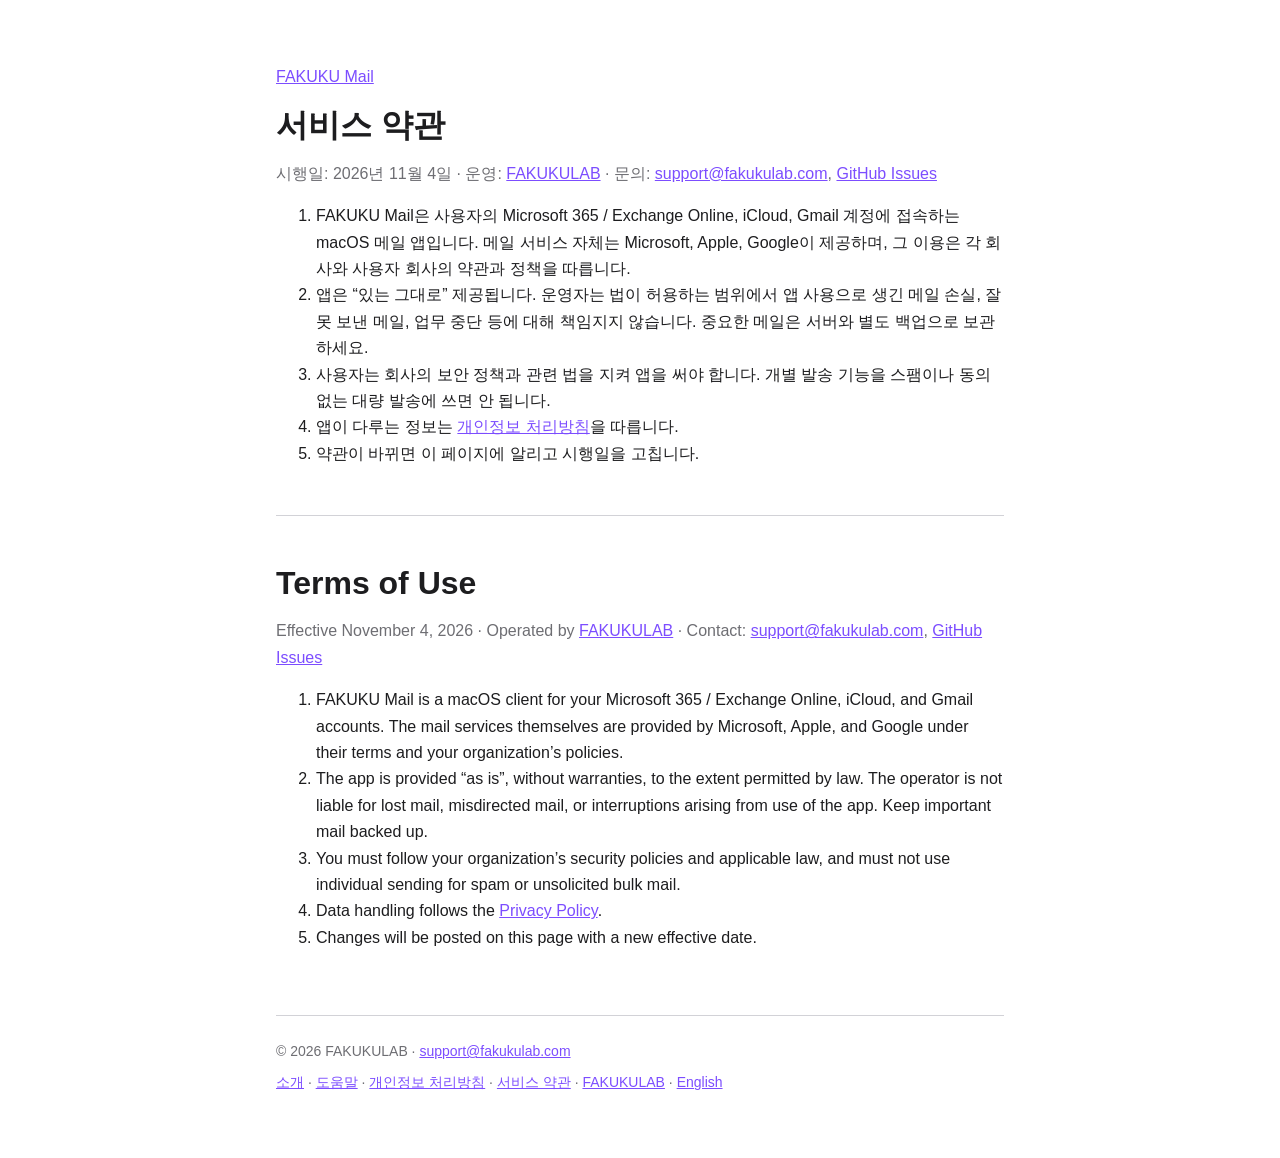
<file: site/terms.html>
<!doctype html>
<html lang="ko">
<head>
<meta charset="utf-8">
<meta name="viewport" content="width=device-width, initial-scale=1">
<title>서비스 약관 · FAKUKU Mail</title>
<link rel="canonical" href="https://mail.fakukulab.com/terms.html">
<link rel="stylesheet" href="style.css">
</head>
<body>
<main>
<p><a href="index.html">FAKUKU Mail</a></p>
<h1>서비스 약관</h1>
<p class="muted">시행일: 2026년 11월 4일 · 운영: <a href="https://fakukulab.com/">FAKUKULAB</a> · 문의: <a href="mailto:support@fakukulab.com">support@fakukulab.com</a>, <a href="https://github.com/fakukulab/fakuku-mail/issues">GitHub Issues</a></p>
<ol>
  <li>FAKUKU Mail은 사용자의 Microsoft 365 / Exchange Online, iCloud, Gmail 계정에 접속하는 macOS 메일 앱입니다. 메일 서비스 자체는 Microsoft, Apple, Google이 제공하며, 그 이용은 각 회사와 사용자 회사의 약관과 정책을 따릅니다.</li>
  <li>앱은 “있는 그대로” 제공됩니다. 운영자는 법이 허용하는 범위에서 앱 사용으로 생긴 메일 손실, 잘못 보낸 메일, 업무 중단 등에 대해 책임지지 않습니다. 중요한 메일은 서버와 별도 백업으로 보관하세요.</li>
  <li>사용자는 회사의 보안 정책과 관련 법을 지켜 앱을 써야 합니다. 개별 발송 기능을 스팸이나 동의 없는 대량 발송에 쓰면 안 됩니다.</li>
  <li>앱이 다루는 정보는 <a href="privacy.html">개인정보 처리방침</a>을 따릅니다.</li>
  <li>약관이 바뀌면 이 페이지에 알리고 시행일을 고칩니다.</li>
</ol>

<hr>

<h1>Terms of Use</h1>
<p class="muted">Effective November 4, 2026 · Operated by <a href="https://fakukulab.com/">FAKUKULAB</a> · Contact: <a href="mailto:support@fakukulab.com">support@fakukulab.com</a>, <a href="https://github.com/fakukulab/fakuku-mail/issues">GitHub Issues</a></p>
<ol>
  <li>FAKUKU Mail is a macOS client for your Microsoft 365 / Exchange Online, iCloud, and Gmail accounts. The mail services themselves are provided by Microsoft, Apple, and Google under their terms and your organization’s policies.</li>
  <li>The app is provided “as is”, without warranties, to the extent permitted by law. The operator is not liable for lost mail, misdirected mail, or interruptions arising from use of the app. Keep important mail backed up.</li>
  <li>You must follow your organization’s security policies and applicable law, and must not use individual sending for spam or unsolicited bulk mail.</li>
  <li>Data handling follows the <a href="privacy.html">Privacy Policy</a>.</li>
  <li>Changes will be posted on this page with a new effective date.</li>
</ol>
<footer class="site"><div>© 2026 FAKUKULAB · <a href="mailto:support@fakukulab.com">support@fakukulab.com</a></div><div><a href="index.html">소개</a> · <a href="help.html">도움말</a> · <a href="privacy.html">개인정보 처리방침</a> · <a href="terms.html">서비스 약관</a> · <a href="https://fakukulab.com/">FAKUKULAB</a> · <a href="en.html">English</a></div></footer>
</main>
</body>
</html>
</file>
<file: site/style.css>
:root { --bg: #ffffff; --text: #1d1d1f; --muted: #6e6e73; --line: #d2d2d7; --accent: #7c4dff; }
@media (prefers-color-scheme: dark) { :root { --bg: #1c1c1e; --text: #f5f5f7; --muted: #a1a1a6; --line: #3a3a3c; --accent: #b39dff; } }
* { box-sizing: border-box; }
body { margin: 0; background: var(--bg); color: var(--text);
  font: 16px/1.65 -apple-system, BlinkMacSystemFont, "Apple SD Gothic Neo", "Segoe UI", sans-serif; }
main { max-width: 760px; margin: 0 auto; padding: 48px 16px 64px; }
header { display: flex; align-items: center; gap: 16px; margin-bottom: 32px; }
header img { width: 64px; height: 64px; border-radius: 14px; }
h1 { font-size: 32px; margin: 0; line-height: 1.2; }
h2 { font-size: 22px; margin: 40px 0 8px; }
h3 { font-size: 17px; margin: 24px 0 4px; }
p, li { color: var(--text); }
.muted { color: var(--muted); }
a { color: var(--accent); }
table { width: 100%; border-collapse: collapse; margin: 12px 0; font-size: 15px; }
th, td { text-align: left; padding: 8px; border-bottom: 1px solid var(--line); vertical-align: top; }
hr { border: 0; border-top: 1px solid var(--line); margin: 48px 0; }
nav { display: flex; gap: 20px; flex-wrap: wrap; margin-top: 8px; }
footer { margin-top: 64px; font-size: 14px; color: var(--muted); }

/* ---- 소개 페이지 ---- */
.page { max-width: 1080px; }
.lang { text-align: right; font-size: 14px; }
.hero { text-align: center; padding: 56px 0 24px; }
.hero .icon { width: 128px; height: 128px; border-radius: 28px; box-shadow: 0 12px 32px rgba(0,0,0,.18); }
.hero h1 { font-size: clamp(36px, 7vw, 64px); letter-spacing: -0.02em; margin: 24px 0 8px; }
.hero .tagline { font-size: clamp(20px, 3.4vw, 28px); margin: 0 0 12px; font-weight: 600;
  background: linear-gradient(90deg, #7c4dff, #4f8cff); -webkit-background-clip: text; background-clip: text; color: transparent; }
.hero .lead { font-size: 18px; color: var(--muted); max-width: 640px; margin: 0 auto 28px; }
.buttons { display: flex; gap: 12px; justify-content: center; flex-wrap: wrap; }
.button { display: inline-block; padding: 12px 22px; border-radius: 999px; font-weight: 600; text-decoration: none;
  background: var(--accent); color: #fff; }
.button.secondary { background: transparent; color: var(--accent); border: 1px solid var(--accent); }
.small { font-size: 14px; color: var(--muted); margin-top: 12px; }
.window { margin: 40px auto 0; border-radius: 14px; overflow: hidden; box-shadow: 0 24px 64px rgba(0,0,0,.22);
  border: 1px solid var(--line); background: var(--line); }
.window img { display: block; width: 100%; height: auto; }
section { margin-top: 96px; }
section > h2 { font-size: clamp(28px, 4.5vw, 40px); text-align: center; margin: 0 0 8px; letter-spacing: -0.01em; }
section > .sub { text-align: center; color: var(--muted); font-size: 18px; margin: 0 auto 40px; max-width: 640px; }
.grid { display: grid; grid-template-columns: 1fr; gap: 16px; }
@media (min-width: 720px) { .grid { grid-template-columns: repeat(2, 1fr); } }
.card { border: 1px solid var(--line); border-radius: 16px; padding: 24px; background: var(--card); }
.card svg { width: 32px; height: 32px; stroke: var(--accent); fill: none; stroke-width: 1.8; stroke-linecap: round; stroke-linejoin: round; }
.card h3 { margin: 12px 0 6px; font-size: 18px; }
.card p { margin: 0; color: var(--muted); font-size: 15px; }
.shots { display: grid; grid-template-columns: repeat(auto-fit, minmax(320px, 1fr)); gap: 24px; }
.shots figure { margin: 0; }
.shots figcaption { text-align: center; color: var(--muted); font-size: 15px; margin-top: 12px; }
.shots .window { margin: 0; }
.points { display: grid; grid-template-columns: repeat(auto-fit, minmax(220px, 1fr)); gap: 24px; text-align: center; }
.points strong { display: block; font-size: 18px; margin-bottom: 4px; }
.points span { color: var(--muted); font-size: 15px; }
details { border-bottom: 1px solid var(--line); padding: 16px 0; }
details summary { cursor: pointer; font-weight: 600; font-size: 17px; }
details p { color: var(--muted); margin: 8px 0 0; }
.faq { max-width: 760px; margin: 0 auto; }
.cta { text-align: center; padding: 56px 16px; border-radius: 24px; background: var(--card); border: 1px solid var(--line); }
:root { --card: #f5f5f7; }
@media (prefers-color-scheme: dark) { :root { --card: #2c2c2e; } }

/* ---- 도움말 ---- */
.help .toc { display: flex; flex-wrap: wrap; gap: 8px 16px; padding: 16px; border: 1px solid var(--line); border-radius: 12px; font-size: 15px; }
.help h2 { scroll-margin-top: 16px; border-top: 1px solid var(--line); padding-top: 32px; }
.help .note { color: var(--muted); font-size: 15px; border-left: 3px solid var(--accent); padding-left: 12px; }
.help .window { margin: 16px 0; }
.help .keys { display: grid; grid-template-columns: 1fr; gap: 8px 24px; align-items: start; }
.help .keys table { margin: 0; }
@media (min-width: 720px) { .help .keys { grid-template-columns: repeat(2, 1fr); } }
kbd { font: 13px/1 -apple-system, BlinkMacSystemFont, sans-serif; padding: 3px 6px; border: 1px solid var(--line); border-bottom-width: 2px; border-radius: 6px; background: var(--card); white-space: nowrap; }
code { font-size: 14px; padding: 1px 4px; border-radius: 4px; background: var(--card); }

/* ---- 아래쪽 (FAKUKULAB 사이트들과 같은 모양) ---- */
footer.site { display: flex; justify-content: space-between; flex-wrap: wrap; gap: 8px 24px;
  border-top: 1px solid var(--line); padding-top: 24px; }
</file>
